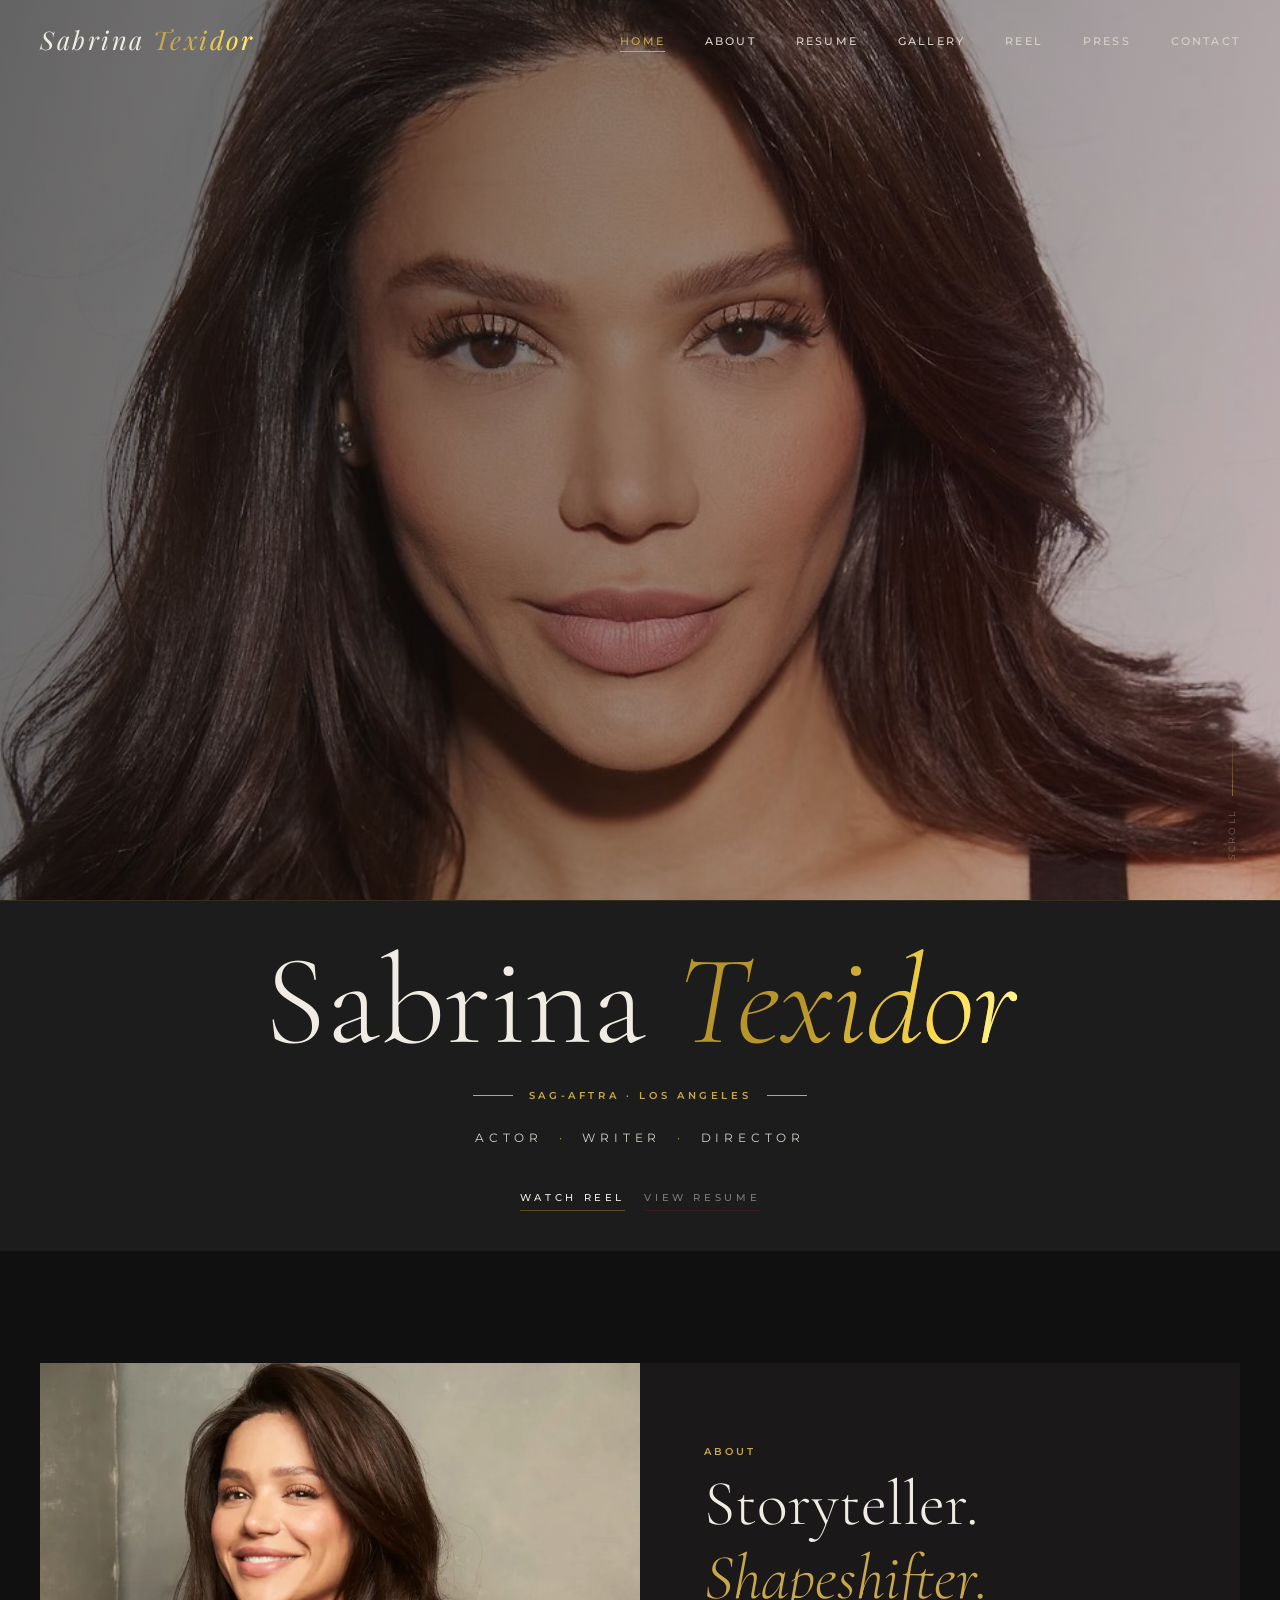
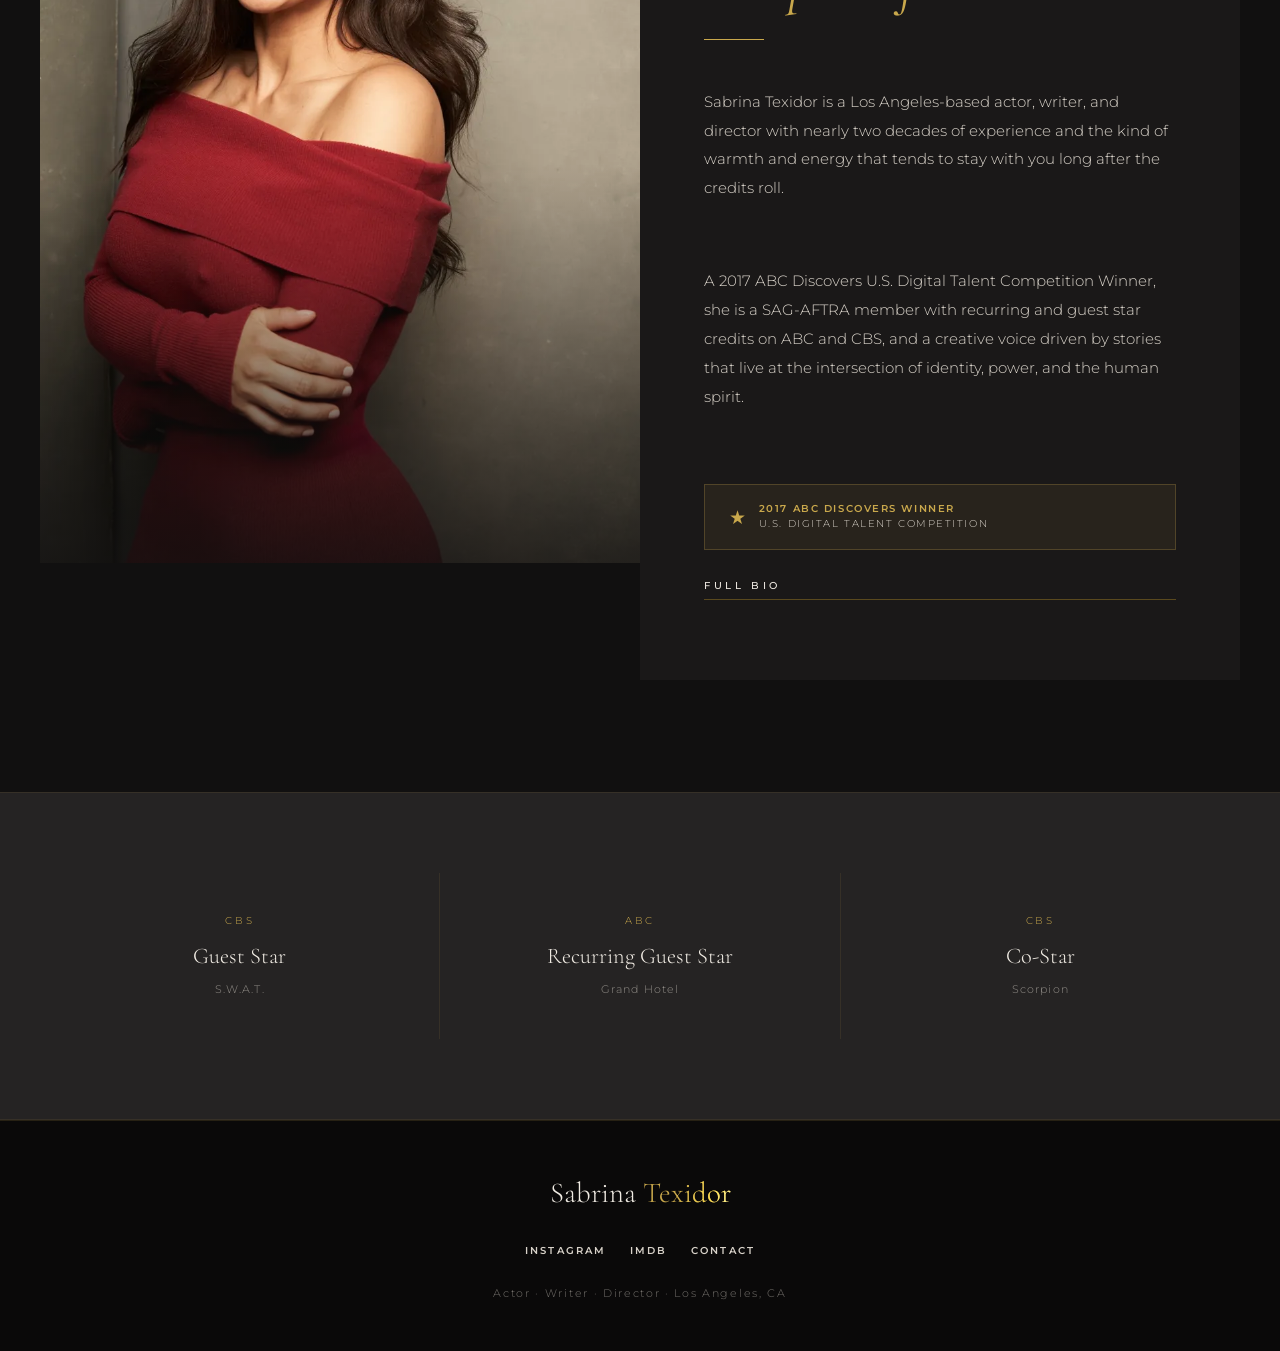
<file: index.html>
<!DOCTYPE html>
<html lang="en">
<head>
  <meta charset="UTF-8" />
  <meta name="viewport" content="width=device-width, initial-scale=1.0" />
  <title>Sabrina Texidor — Actor · Writer · Director</title>
  <meta name="description" content="Sabrina Texidor is a Los Angeles-based actor, writer, and director. SAG-AFTRA member. ABC Discovers Winner. Seen on CBS, ABC, and more." />
  <link href="https://fonts.googleapis.com/css2?family=Cormorant+Garamond:ital,wght@0,300;0,400;0,600;1,300;1,400;1,600&family=Montserrat:wght@300;400;500&family=Playfair+Display:ital,wght@0,400;0,700;1,400;1,700&display=swap" rel="stylesheet">
  <link rel="stylesheet" href="css/style.css" />
</head>
<body>

  <!-- NAVIGATION -->
  <nav class="nav" id="mainNav">
    <a href="index.html" class="nav__logo">Sabrina <span data-text="Texidor">Texidor</span></a>
    <ul class="nav__links">
      <li><a href="index.html">Home</a></li>
      <li><a href="about.html">About</a></li>
      <li><a href="resume.html">Resume</a></li>
      <li><a href="gallery.html">Gallery</a></li>
      <li><a href="reel.html">Reel</a></li>
      <li><a href="press.html">Press</a></li>
      <li><a href="contact.html">Contact</a></li>
    </ul>
    <button class="nav__toggle" aria-label="Toggle menu">
      <span></span><span></span><span></span>
    </button>
  </nav>

  <!-- MOBILE NAV -->
  <div class="nav__mobile">
    <a href="index.html">Home</a>
    <a href="about.html">About</a>
    <a href="resume.html">Resume</a>
    <a href="gallery.html">Gallery</a>
    <a href="reel.html">Reel</a>
    <a href="press.html">Press</a>
    <a href="contact.html">Contact</a>
  </div>

  <!-- HERO -->
  <section class="hero">
    <div class="hero__bg">
      <img src="images/headshots/hero.jpg" alt="Sabrina Texidor" class="hero__bg-img" />
    </div>
    <div class="hero__overlay"></div>
    <div class="hero__scroll">
      <div class="hero__scroll-line"></div>
      <span>Scroll</span>
    </div>
  </section>

  <!-- HERO NAMEPLATE -->
  <div class="hero-nameplate">
    <div class="hero__content" style="text-align: center">
      <h1 class="hero__name reveal">
        Sabrina <em data-text="Texidor">Texidor</em>
      </h1>
      <div class="hero__eyebrow reveal reveal-delay-1">
        <div class="hero__eyebrow-line"></div>
        <span class="hero__eyebrow-text">SAG-AFTRA · Los Angeles</span>
        <div class="hero__eyebrow-line"></div>
      </div>
      <p class="hero__tagline reveal reveal-delay-2">
        Actor <span>·</span> Writer <span>·</span> Director
      </p>
      <div class="hero__cta reveal reveal-delay-3">
        <a href="reel.html" class="btn"><span>Watch Reel</span></a>
        <a href="resume.html" class="btn btn--wine"><span>View Resume</span></a>
      </div>
    </div>
  </div>

  <!-- FEATURED -->
  <section class="featured">
    <div class="featured__grid">
      <div class="featured__image reveal reveal-delay-1">
        <img src="images/headshots/home-featured.jpg" alt="Sabrina Texidor" style="width:100%;height:100%;object-fit:cover;object-position:top;" />
        <div class="featured__image-overlay"></div>
      </div>
      <div class="featured__text">
        <span class="section-label reveal">About</span>
        <h2 class="section-title reveal reveal-delay-2">Storyteller.<br><em>Shapeshifter.</em></h2>
        <div class="divider reveal reveal-delay-2"></div>
        <p class="reveal reveal-delay-3">
          Sabrina Texidor is a Los Angeles-based actor, writer, and director with nearly two decades of experience and the kind of warmth and energy that tends to stay with you long after the credits roll.
        </p>
        <p class="reveal reveal-delay-3">
          A 2017 ABC Discovers U.S. Digital Talent Competition Winner, she is a SAG-AFTRA member with recurring and guest star credits on ABC and CBS, and a creative voice driven by stories that live at the intersection of identity, power, and the human spirit.
        </p>
        <div class="award-badge reveal reveal-delay-3">
          <span class="award-badge__star">★</span>
          <div class="award-badge__text">
            <strong>2017 ABC Discovers Winner</strong>
            U.S. Digital Talent Competition
          </div>
        </div>
        <br>
        <a href="about.html" class="btn reveal reveal-delay-4"><span>Full Bio</span></a>
      </div>
    </div>
  </section>

  <!-- CREDITS STRIP -->
  <section class="credits-strip">
    <div class="credits-strip__inner">
      <div class="credit-item reveal">
        <div class="credit-item__network">CBS</div>
        <div class="credit-item__role">Guest Star</div>
        <div class="credit-item__show">S.W.A.T.</div>
      </div>
      <div class="credit-item reveal reveal-delay-1">
        <div class="credit-item__network">ABC</div>
        <div class="credit-item__role">Recurring Guest Star</div>
        <div class="credit-item__show">Grand Hotel</div>
      </div>
      <div class="credit-item reveal reveal-delay-2">
        <div class="credit-item__network">CBS</div>
        <div class="credit-item__role">Co-Star</div>
        <div class="credit-item__show">Scorpion</div>
      </div>
    </div>
  </section>

  <!-- FOOTER -->
  <footer>
    <div class="footer-logo">Sabrina <span data-text="Texidor">Texidor</span></div>
    <div class="footer-social">
      <a href="https://www.instagram.com/sabrinatexidor" target="_blank" rel="noopener">Instagram</a>
      <a href="https://www.imdb.com/name/nm5938109/" target="_blank" rel="noopener">IMDb</a>
      <a href="contact.html">Contact</a>
    </div>
    <p>Actor · Writer · Director · Los Angeles, CA</p>
  </footer>

  <div class="cursor-glow" id="cursorGlow"></div>
  <script src="js/main.js"></script>
</body>
</html>
</file>
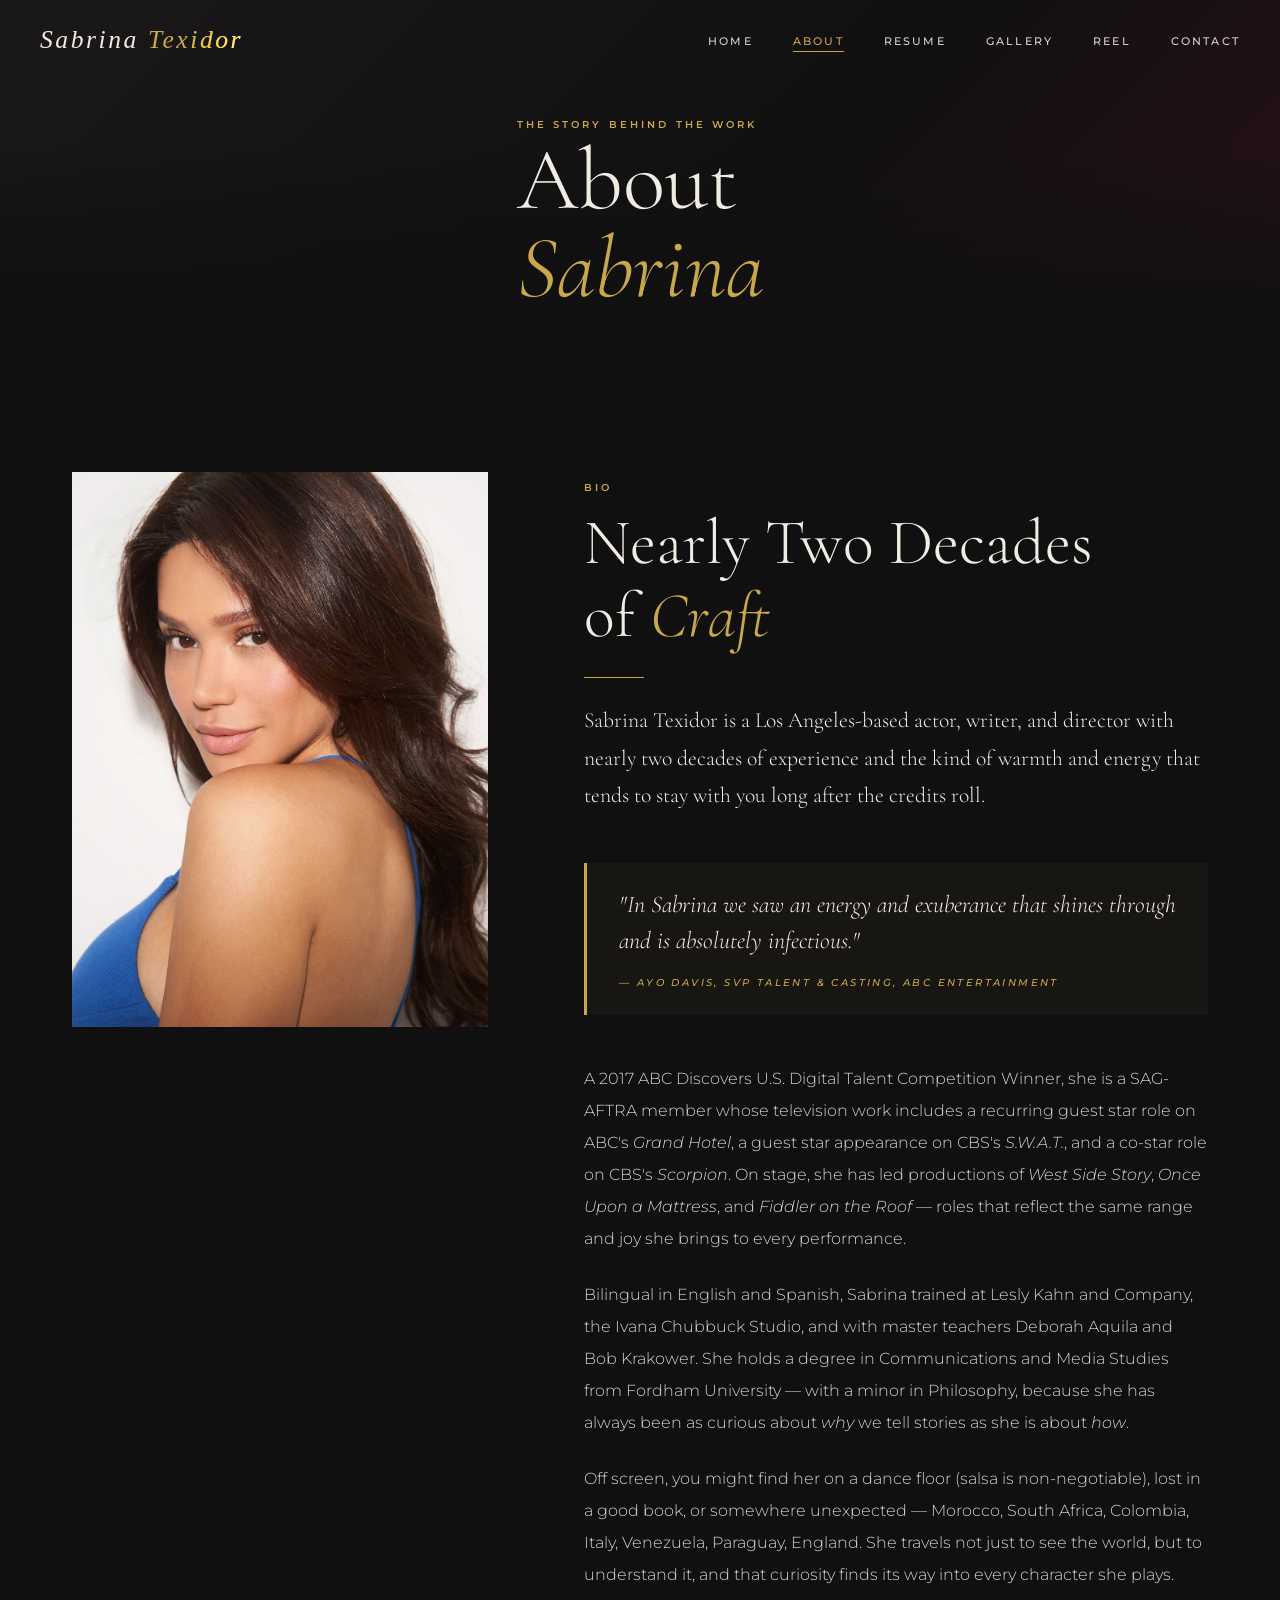
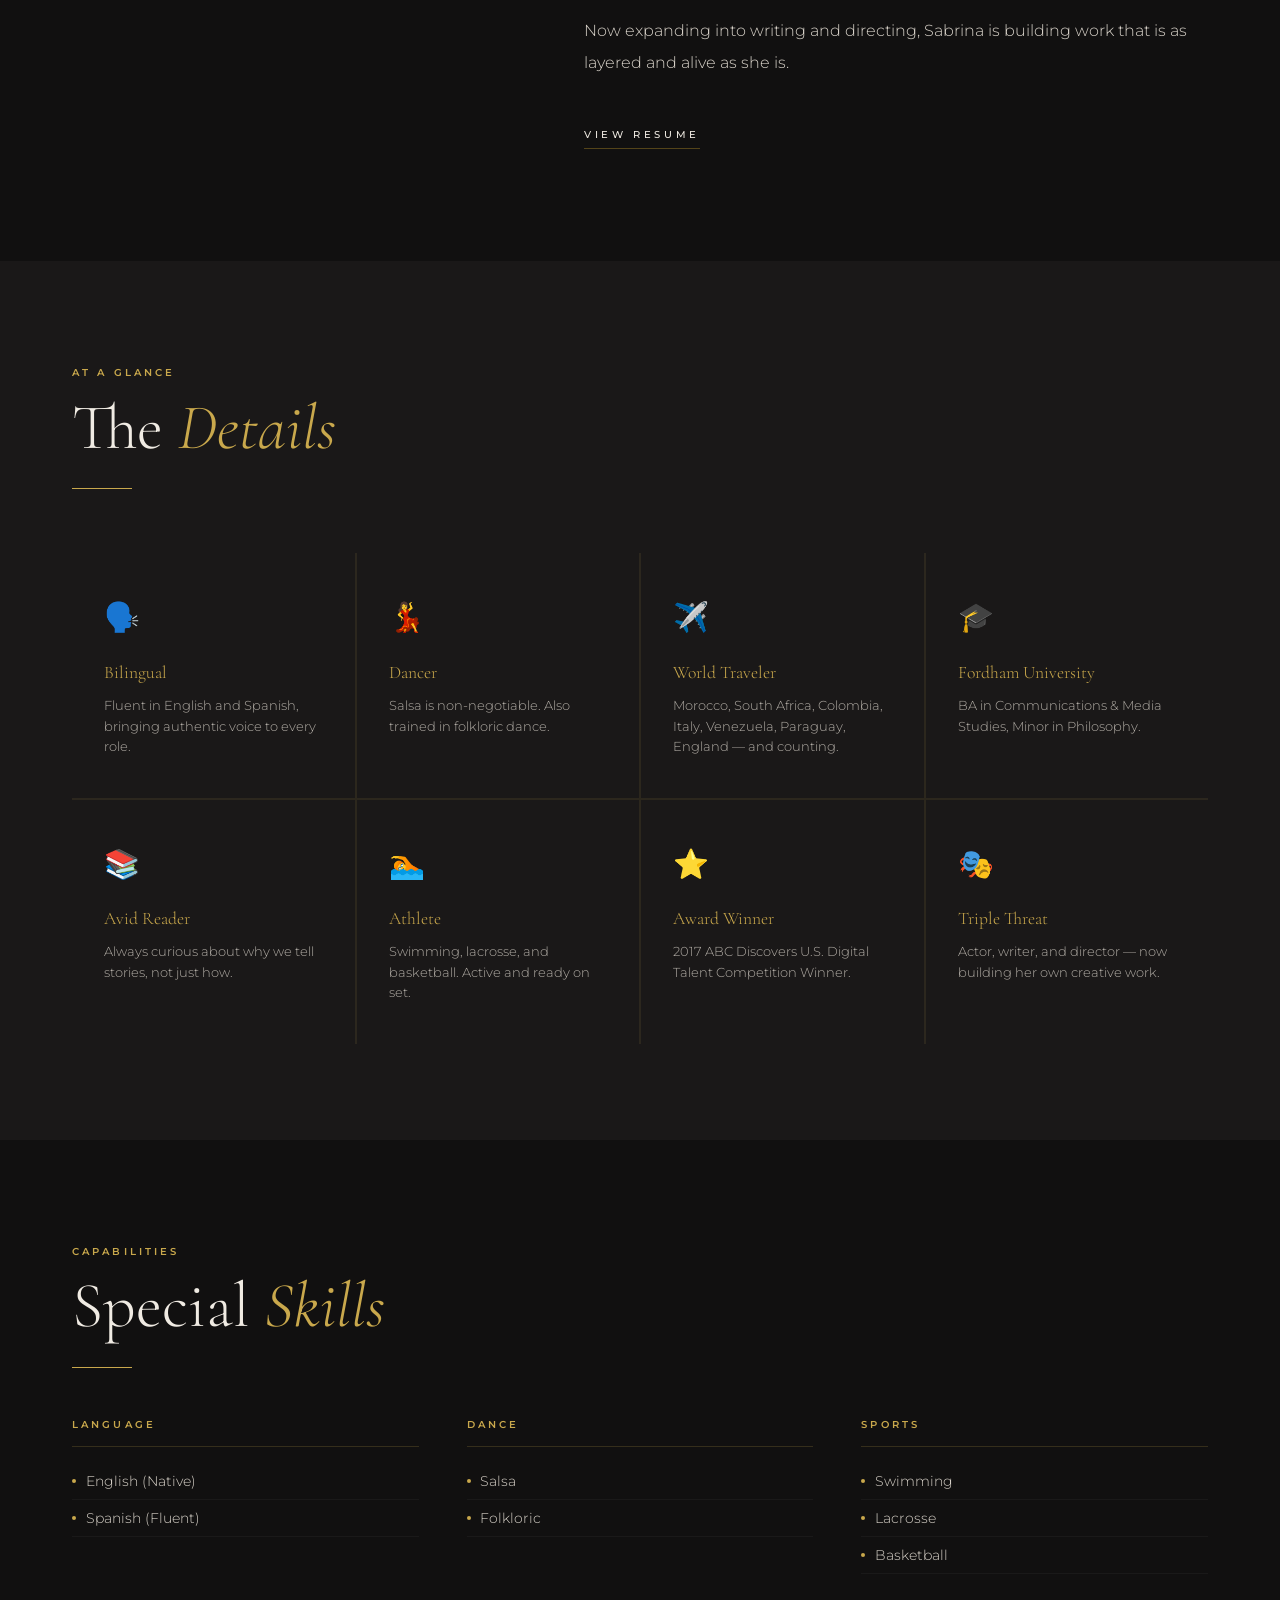
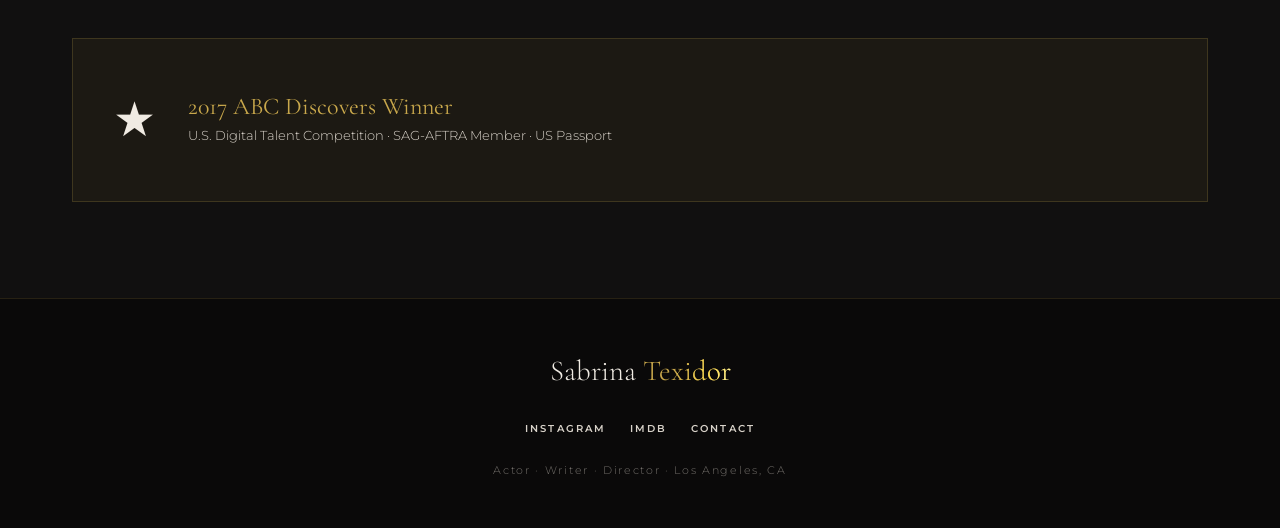
<file: about.html>
<!DOCTYPE html>
<html lang="en">
<head>
  <meta charset="UTF-8" />
  <meta name="viewport" content="width=device-width, initial-scale=1.0" />
  <title>About — Sabrina Texidor</title>
  <meta name="description" content="Learn about Sabrina Texidor — actor, writer, director based in Los Angeles. SAG-AFTRA member, ABC Discovers winner, bilingual storyteller." />
  <link rel="stylesheet" href="css/style.css" />
</head>
<body>

  <!-- NAVIGATION -->
  <nav class="nav scrolled" id="mainNav">
    <a href="index.html" class="nav__logo">Sabrina <span data-text="Texidor">Texidor</span></a>
    <ul class="nav__links">
      <li><a href="index.html">Home</a></li>
      <li><a href="about.html">About</a></li>
      <li><a href="resume.html">Resume</a></li>
      <li><a href="gallery.html">Gallery</a></li>
      <li><a href="reel.html">Reel</a></li>
      <li><a href="contact.html">Contact</a></li>
    </ul>
    <button class="nav__toggle" aria-label="Toggle menu">
      <span></span><span></span><span></span>
    </button>
  </nav>

  <div class="nav__mobile">
    <a href="index.html">Home</a>
    <a href="about.html">About</a>
    <a href="resume.html">Resume</a>
    <a href="gallery.html">Gallery</a>
    <a href="reel.html">Reel</a>
    <a href="contact.html">Contact</a>
  </div>

  <!-- PAGE HERO -->
  <section class="page-hero" style="background: linear-gradient(135deg, #1a1818 0%, #111010 60%, #2a1018 100%);">
    <div class="container">
      <div class="page-hero__content">
        <span class="section-label reveal">The Story Behind the Work</span>
        <h1 class="page-hero__title reveal reveal-delay-1">About<br><em style="color:var(--gold);">Sabrina</em></h1>
      </div>
    </div>
    <div style="position:absolute;inset:0;background:linear-gradient(to bottom, transparent 40%, var(--charcoal) 100%);"></div>
  </section>

  <!-- ABOUT INTRO -->
  <section class="about-intro">
    <div class="about-intro__grid container">
      <div class="about-intro__image reveal">
        <div class="about-photo">
          <img src="images/headshots/about-portrait.jpg" alt="Sabrina Texidor" style="width:100%;height:100%;min-height:500px;object-fit:cover;object-position:top;" />
        </div>
      </div>

      <div class="about-intro__text">
        <span class="section-label reveal">Bio</span>
        <h2 class="section-title reveal reveal-delay-1">Nearly Two Decades<br>of <em>Craft</em></h2>
        <div class="divider reveal reveal-delay-2"></div>

        <p class="reveal reveal-delay-2">
          Sabrina Texidor is a Los Angeles-based actor, writer, and director with nearly two decades of experience and the kind of warmth and energy that tends to stay with you long after the credits roll.
        </p>

        <div class="pull-quote reveal reveal-delay-2">
          <p>"In Sabrina we saw an energy and exuberance that shines through and is absolutely infectious."</p>
          <cite>— Ayo Davis, SVP Talent &amp; Casting, ABC Entertainment</cite>
        </div>

        <p class="reveal reveal-delay-3">
          A 2017 ABC Discovers U.S. Digital Talent Competition Winner, she is a SAG-AFTRA member whose television work includes a recurring guest star role on ABC's <em>Grand Hotel</em>, a guest star appearance on CBS's <em>S.W.A.T.</em>, and a co-star role on CBS's <em>Scorpion</em>. On stage, she has led productions of <em>West Side Story</em>, <em>Once Upon a Mattress</em>, and <em>Fiddler on the Roof</em> — roles that reflect the same range and joy she brings to every performance.
        </p>

        <p class="reveal reveal-delay-3">
          Bilingual in English and Spanish, Sabrina trained at Lesly Kahn and Company, the Ivana Chubbuck Studio, and with master teachers Deborah Aquila and Bob Krakower. She holds a degree in Communications and Media Studies from Fordham University — with a minor in Philosophy, because she has always been as curious about <em>why</em> we tell stories as she is about <em>how</em>.
        </p>

        <p class="reveal reveal-delay-4">
          Off screen, you might find her on a dance floor (salsa is non-negotiable), lost in a good book, or somewhere unexpected — Morocco, South Africa, Colombia, Italy, Venezuela, Paraguay, England. She travels not just to see the world, but to understand it, and that curiosity finds its way into every character she plays.
        </p>

        <p class="reveal reveal-delay-4">
          Now expanding into writing and directing, Sabrina is building work that is as layered and alive as she is.
        </p>

        <div style="margin-top: 2.5rem;" class="reveal reveal-delay-4">
          <a href="resume.html" class="btn"><span>View Resume</span></a>
        </div>
      </div>
    </div>
  </section>

  <!-- FUN FACTS -->
  <section class="fun-facts">
    <div class="container">
      <span class="section-label reveal">At a Glance</span>
      <h2 class="section-title reveal reveal-delay-1">The <em>Details</em></h2>
      <div class="divider reveal reveal-delay-2"></div>

      <div class="fun-facts__grid">
        <div class="fact-card reveal">
          <div class="fact-card__icon">🗣️</div>
          <div class="fact-card__title">Bilingual</div>
          <div class="fact-card__text">Fluent in English and Spanish, bringing authentic voice to every role.</div>
        </div>
        <div class="fact-card reveal reveal-delay-1">
          <div class="fact-card__icon">💃</div>
          <div class="fact-card__title">Dancer</div>
          <div class="fact-card__text">Salsa is non-negotiable. Also trained in folkloric dance.</div>
        </div>
        <div class="fact-card reveal reveal-delay-2">
          <div class="fact-card__icon">✈️</div>
          <div class="fact-card__title">World Traveler</div>
          <div class="fact-card__text">Morocco, South Africa, Colombia, Italy, Venezuela, Paraguay, England — and counting.</div>
        </div>
        <div class="fact-card reveal reveal-delay-3">
          <div class="fact-card__icon">🎓</div>
          <div class="fact-card__title">Fordham University</div>
          <div class="fact-card__text">BA in Communications & Media Studies, Minor in Philosophy.</div>
        </div>
        <div class="fact-card reveal">
          <div class="fact-card__icon">📚</div>
          <div class="fact-card__title">Avid Reader</div>
          <div class="fact-card__text">Always curious about why we tell stories, not just how.</div>
        </div>
        <div class="fact-card reveal reveal-delay-1">
          <div class="fact-card__icon">🏊</div>
          <div class="fact-card__title">Athlete</div>
          <div class="fact-card__text">Swimming, lacrosse, and basketball. Active and ready on set.</div>
        </div>
        <div class="fact-card reveal reveal-delay-2">
          <div class="fact-card__icon">⭐</div>
          <div class="fact-card__title">Award Winner</div>
          <div class="fact-card__text">2017 ABC Discovers U.S. Digital Talent Competition Winner.</div>
        </div>
        <div class="fact-card reveal reveal-delay-3">
          <div class="fact-card__icon">🎭</div>
          <div class="fact-card__title">Triple Threat</div>
          <div class="fact-card__text">Actor, writer, and director — now building her own creative work.</div>
        </div>
      </div>
    </div>
  </section>

  <!-- SPECIAL SKILLS -->
  <section style="padding: 6rem 2rem; background: var(--charcoal);">
    <div class="container">
      <span class="section-label reveal">Capabilities</span>
      <h2 class="section-title reveal reveal-delay-1">Special <em>Skills</em></h2>
      <div class="divider reveal reveal-delay-2"></div>

      <div class="skills-grid reveal reveal-delay-2">
        <div class="skill-group">
          <div class="skill-group__title">Language</div>
          <ul class="skill-group__list">
            <li>English (Native)</li>
            <li>Spanish (Fluent)</li>
          </ul>
        </div>
        <div class="skill-group">
          <div class="skill-group__title">Dance</div>
          <ul class="skill-group__list">
            <li>Salsa</li>
            <li>Folkloric</li>
          </ul>
        </div>
        <div class="skill-group">
          <div class="skill-group__title">Sports</div>
          <ul class="skill-group__list">
            <li>Swimming</li>
            <li>Lacrosse</li>
            <li>Basketball</li>
          </ul>
        </div>
      </div>

      <div style="margin-top: 3rem;" class="reveal reveal-delay-3">
        <div class="award-highlight">
          <div class="award-star">★</div>
          <div class="award-highlight__text">
            <h3>2017 ABC Discovers Winner</h3>
            <p>U.S. Digital Talent Competition · SAG-AFTRA Member · US Passport</p>
          </div>
        </div>
      </div>
    </div>
  </section>

  <!-- FOOTER -->
  <footer>
    <div class="footer-logo">Sabrina <span data-text="Texidor">Texidor</span></div>
    <div class="footer-social">
      <a href="https://www.instagram.com/sabrinatexidor" target="_blank" rel="noopener">Instagram</a>
      <a href="https://www.imdb.com/name/nm5938109/" target="_blank" rel="noopener">IMDb</a>
      <a href="contact.html">Contact</a>
    </div>
    <p>Actor · Writer · Director · Los Angeles, CA</p>
  </footer>

  <script src="js/main.js"></script>
</body>
</html>
</file>
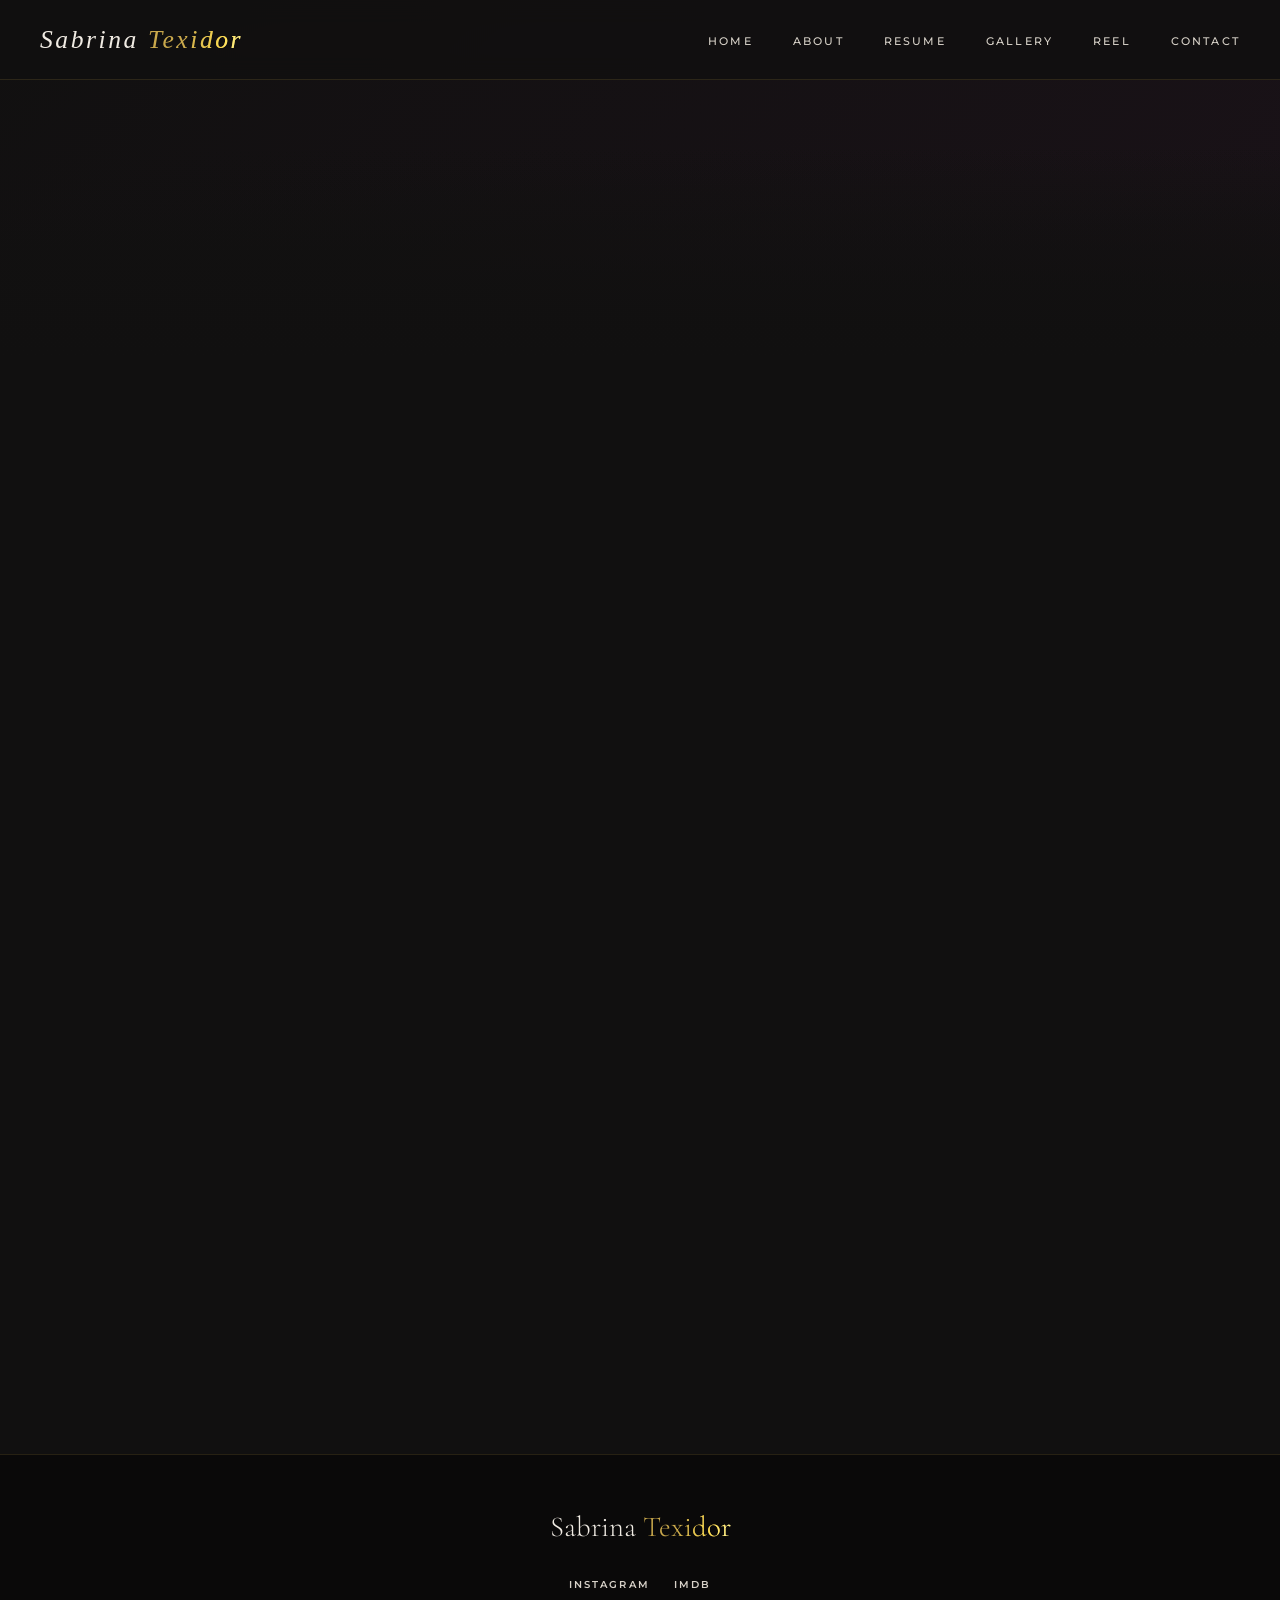
<file: contact.html>
<!DOCTYPE html>
<html lang="en">
<head>
  <meta charset="UTF-8" />
  <meta name="viewport" content="width=device-width, initial-scale=1.0" />
  <title>Contact — Sabrina Texidor</title>
  <meta name="description" content="Get in touch with Sabrina Texidor — actor, writer, and director based in Los Angeles." />
  <link rel="stylesheet" href="css/style.css" />
</head>
<body>

  <!-- NAVIGATION -->
  <nav class="nav scrolled" id="mainNav">
    <a href="index.html" class="nav__logo">Sabrina <span data-text="Texidor">Texidor</span></a>
    <ul class="nav__links">
      <li><a href="index.html">Home</a></li>
      <li><a href="about.html">About</a></li>
      <li><a href="resume.html">Resume</a></li>
      <li><a href="gallery.html">Gallery</a></li>
      <li><a href="reel.html">Reel</a></li>
      <li><a href="contact.html">Contact</a></li>
    </ul>
    <button class="nav__toggle" aria-label="Toggle menu">
      <span></span><span></span><span></span>
    </button>
  </nav>

  <div class="nav__mobile">
    <a href="index.html">Home</a>
    <a href="about.html">About</a>
    <a href="resume.html">Resume</a>
    <a href="gallery.html">Gallery</a>
    <a href="reel.html">Reel</a>
    <a href="contact.html">Contact</a>
  </div>

  <!-- PAGE HERO -->
  <section class="page-hero" style="background: linear-gradient(135deg, #111010 0%, #1a1218 100%);">
    <div class="container">
      <div class="page-hero__content">
        <span class="section-label reveal">Reach Out</span>
        <h1 class="page-hero__title reveal reveal-delay-1">Let's <em style="color:var(--gold);">Connect</em></h1>
      </div>
    </div>
    <div style="position:absolute;inset:0;background:linear-gradient(to bottom, transparent 40%, var(--charcoal) 100%);"></div>
  </section>

  <!-- CONTACT CONTENT -->
  <div class="contact-wrapper">
    <div class="contact-grid">

      <!-- LEFT: INFO -->
      <div>
        <span class="section-label reveal">Contact</span>
        <h2 class="section-title reveal reveal-delay-1">Get in <em>Touch</em></h2>
        <div class="divider reveal reveal-delay-2"></div>
        <p style="font-size:0.88rem;color:var(--cream-dim);line-height:1.9;margin-top:1rem;" class="reveal reveal-delay-2">
          For casting inquiries, collaborations, press, or general correspondence — please use the form or reach out directly through any of the channels below.
        </p>

        <div class="contact-info__links reveal reveal-delay-3">

          <a href="/cdn-cgi/l/email-protection#bae9dbd8c8d3d4dbeedfc2d3ded5c8faddd7dbd3d694d9d5d7" class="contact-link">
            <div class="contact-link__icon">✉</div>
            <div>
              <span class="contact-link__label">Email</span>
              <span class="contact-link__value"><span class="__cf_email__" data-cfemail="4112202333282f2015243928252e3301262c20282d6f222e2c">[email&#160;protected]</span></span>
            </div>
          </a>

          <a href="https://www.instagram.com/sabrinatexidor" target="_blank" rel="noopener" class="contact-link">
            <div class="contact-link__icon">
              <svg viewBox="0 0 24 24" width="16" height="16" fill="none" stroke="currentColor" stroke-width="1.5">
                <rect x="2" y="2" width="20" height="20" rx="5" ry="5"/>
                <circle cx="12" cy="12" r="4"/>
                <circle cx="17.5" cy="6.5" r="1" fill="currentColor" stroke="none"/>
              </svg>
            </div>
            <div>
              <span class="contact-link__label">Instagram</span>
              <span class="contact-link__value">@sabrinatexidor</span>
            </div>
          </a>

          <a href="https://www.imdb.com/name/nm5938109/" target="_blank" rel="noopener" class="contact-link">
            <div class="contact-link__icon" style="font-weight:700;font-size:0.7rem;letter-spacing:0.05em;">IMDb</div>
            <div>
              <span class="contact-link__label">IMDb</span>
              <span class="contact-link__value">Sabrina Texidor on IMDb</span>
            </div>
          </a>

        </div>

        <!-- Press quote -->
        <div class="pull-quote reveal" style="margin-top:3rem;">
          <p>"In Sabrina we saw an energy and exuberance that shines through and is absolutely infectious."</p>
          <cite>— Ayo Davis, SVP Talent &amp; Casting, ABC Entertainment</cite>
        </div>
      </div>

      <!-- RIGHT: FORM -->
      <div class="reveal reveal-delay-2">
        <div class="contact-form">
          <h3 style="font-family:var(--font-serif);font-size:1.8rem;color:var(--cream);margin-bottom:2rem;font-weight:400;">Send a Message</h3>

          <form id="contactForm" action="https://formspree.io/f/YOUR_FORM_ID" method="POST" novalidate>
            <!-- Replace YOUR_FORM_ID with your Formspree form ID for live form submissions -->

            <div class="form-row">
              <div class="form-group">
                <label for="name">Name</label>
                <input type="text" id="name" name="name" placeholder="Your name" required />
              </div>
              <div class="form-group">
                <label for="email">Email</label>
                <input type="email" id="email" name="email" placeholder="your@email.com" required />
              </div>
            </div>

            <div class="form-group">
              <label for="subject">Subject</label>
              <input type="text" id="subject" name="subject" placeholder="Casting inquiry, collaboration, press…" required />
            </div>

            <div class="form-group">
              <label for="message">Message</label>
              <textarea id="message" name="message" placeholder="Tell me about your project or what's on your mind…" required></textarea>
            </div>

            <button type="submit" class="btn" style="width:100%;justify-content:center;">
              <span>Send Message</span>
            </button>
          </form>

          <div class="form-success">
            <h3>Message Sent ✦</h3>
            <p>Thank you for reaching out. I'll be in touch shortly.</p>
          </div>
        </div>
      </div>

    </div>
  </div>

  <!-- FOOTER -->
  <footer>
    <div class="footer-logo">Sabrina <span data-text="Texidor">Texidor</span></div>
    <div class="footer-social">
      <a href="https://www.instagram.com/sabrinatexidor" target="_blank" rel="noopener">Instagram</a>
      <a href="https://www.imdb.com/name/nm5938109/" target="_blank" rel="noopener">IMDb</a>
      <a href="/cdn-cgi/l/email-protection#481b2
</file>
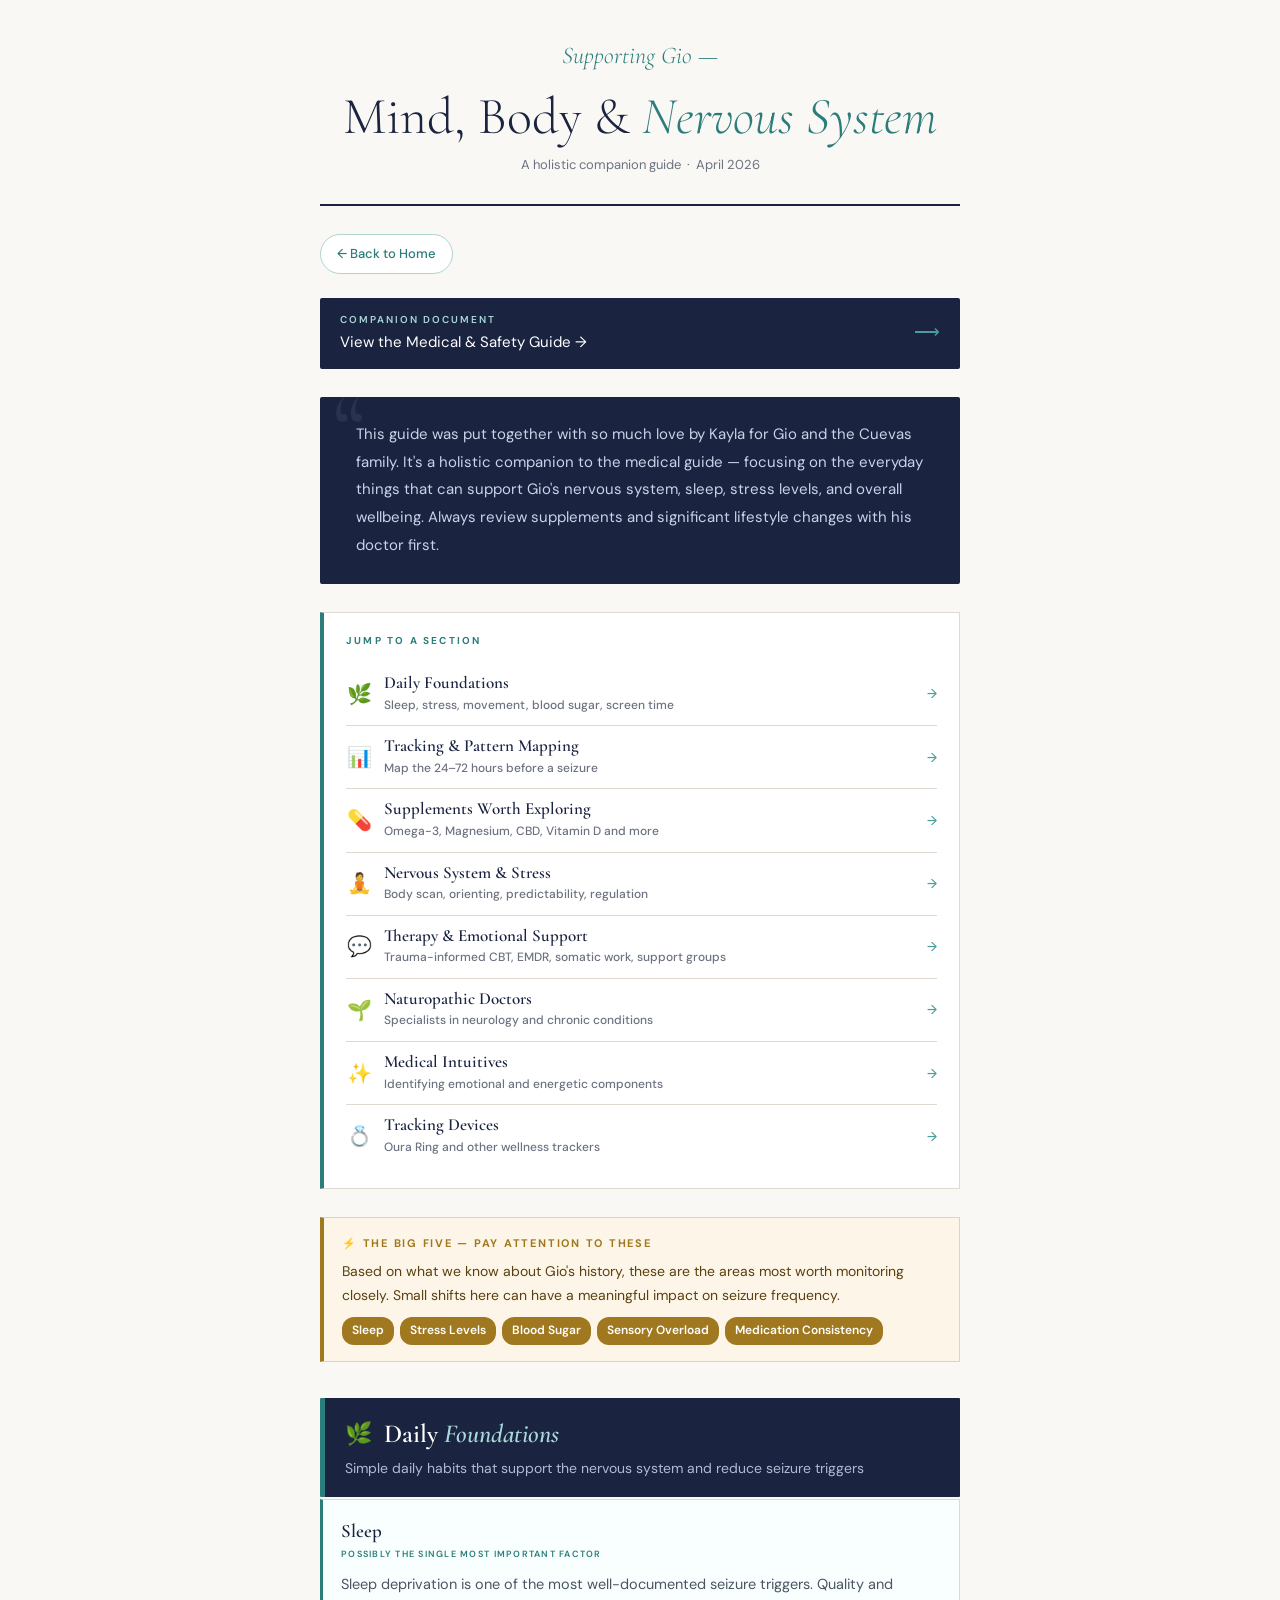
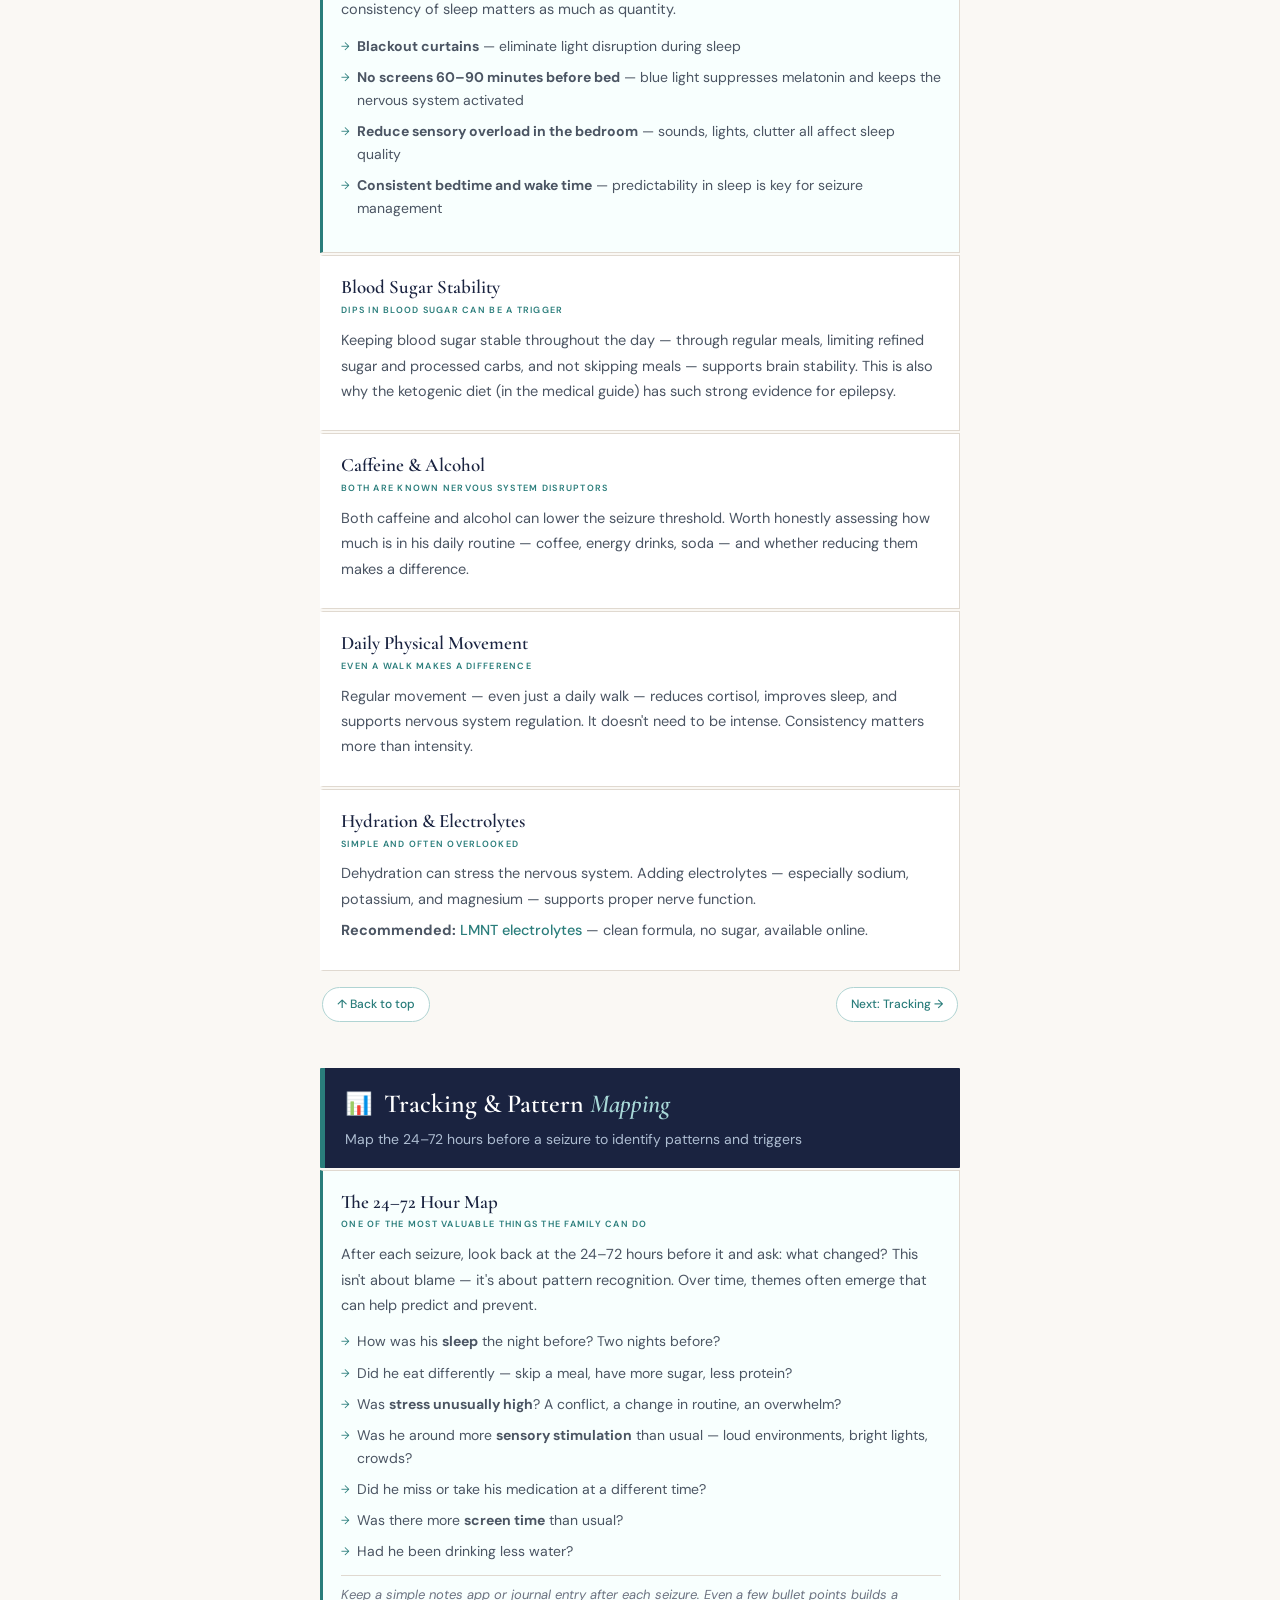
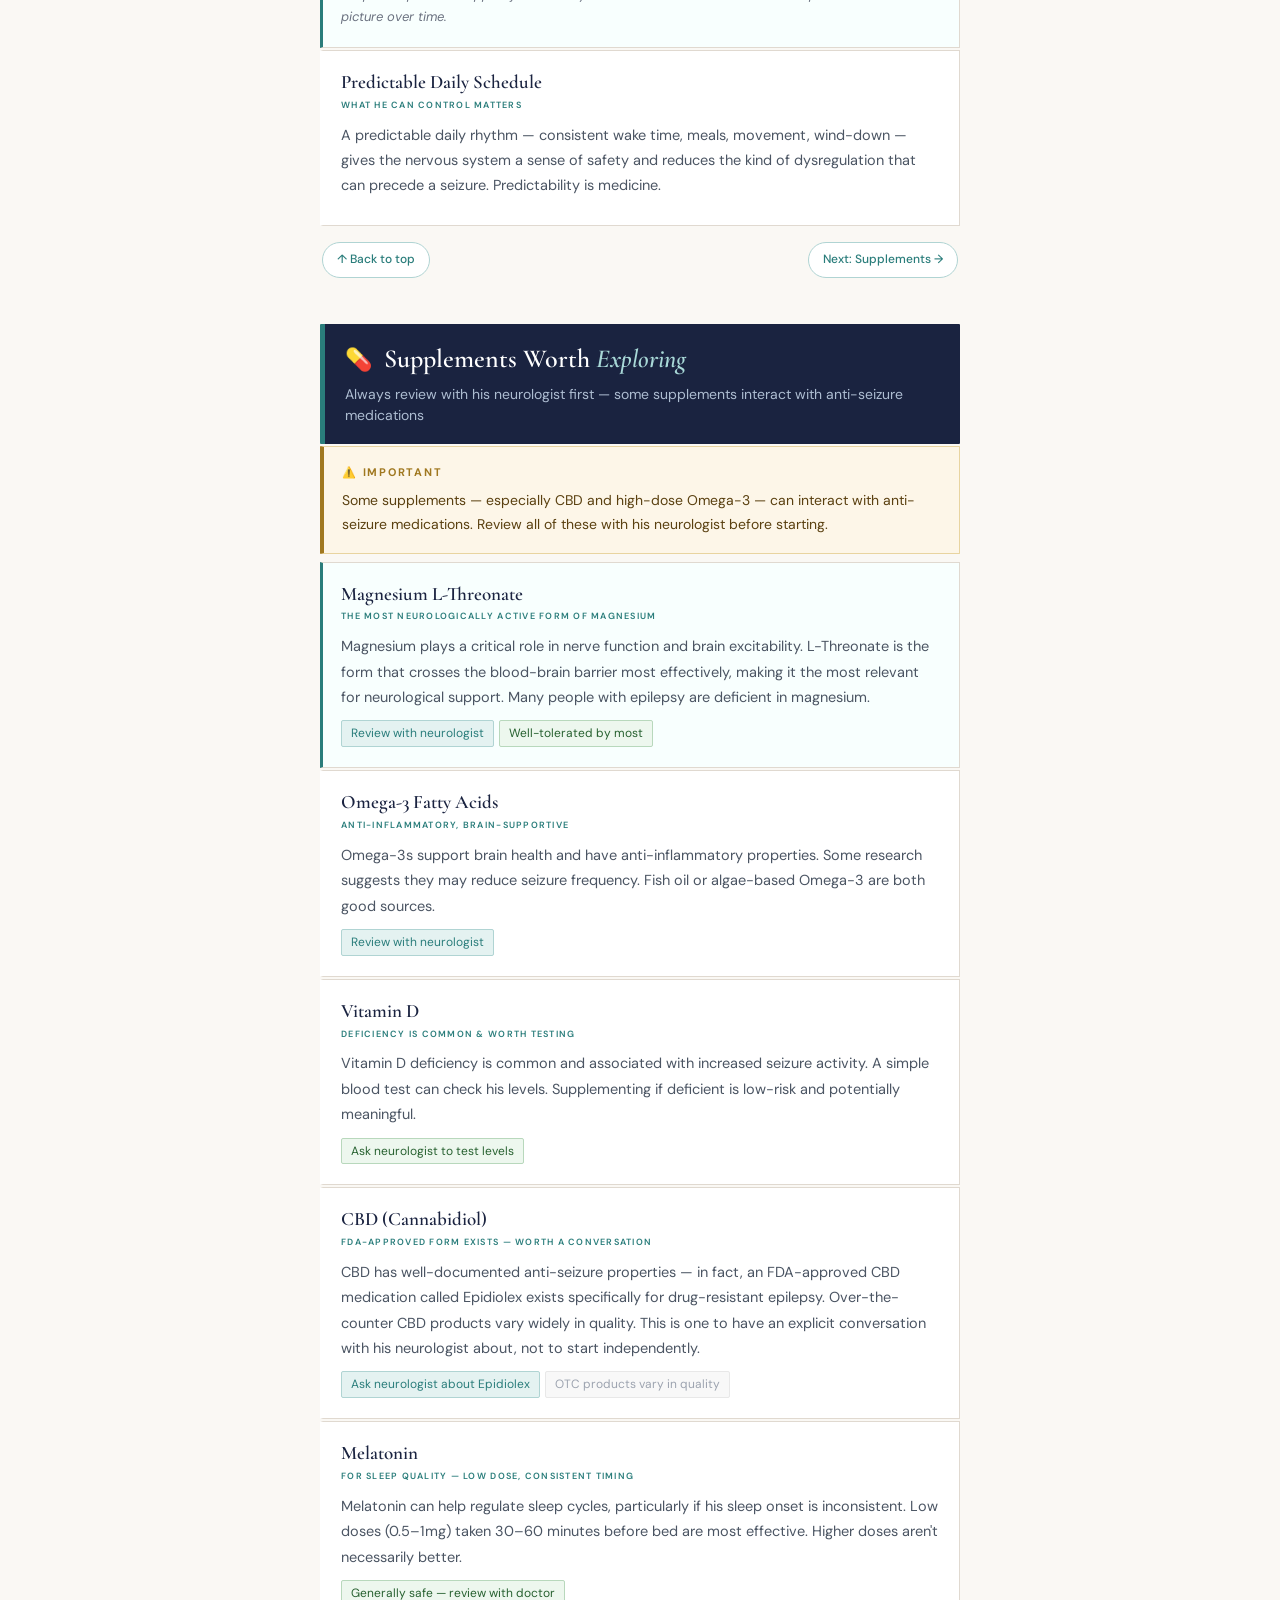
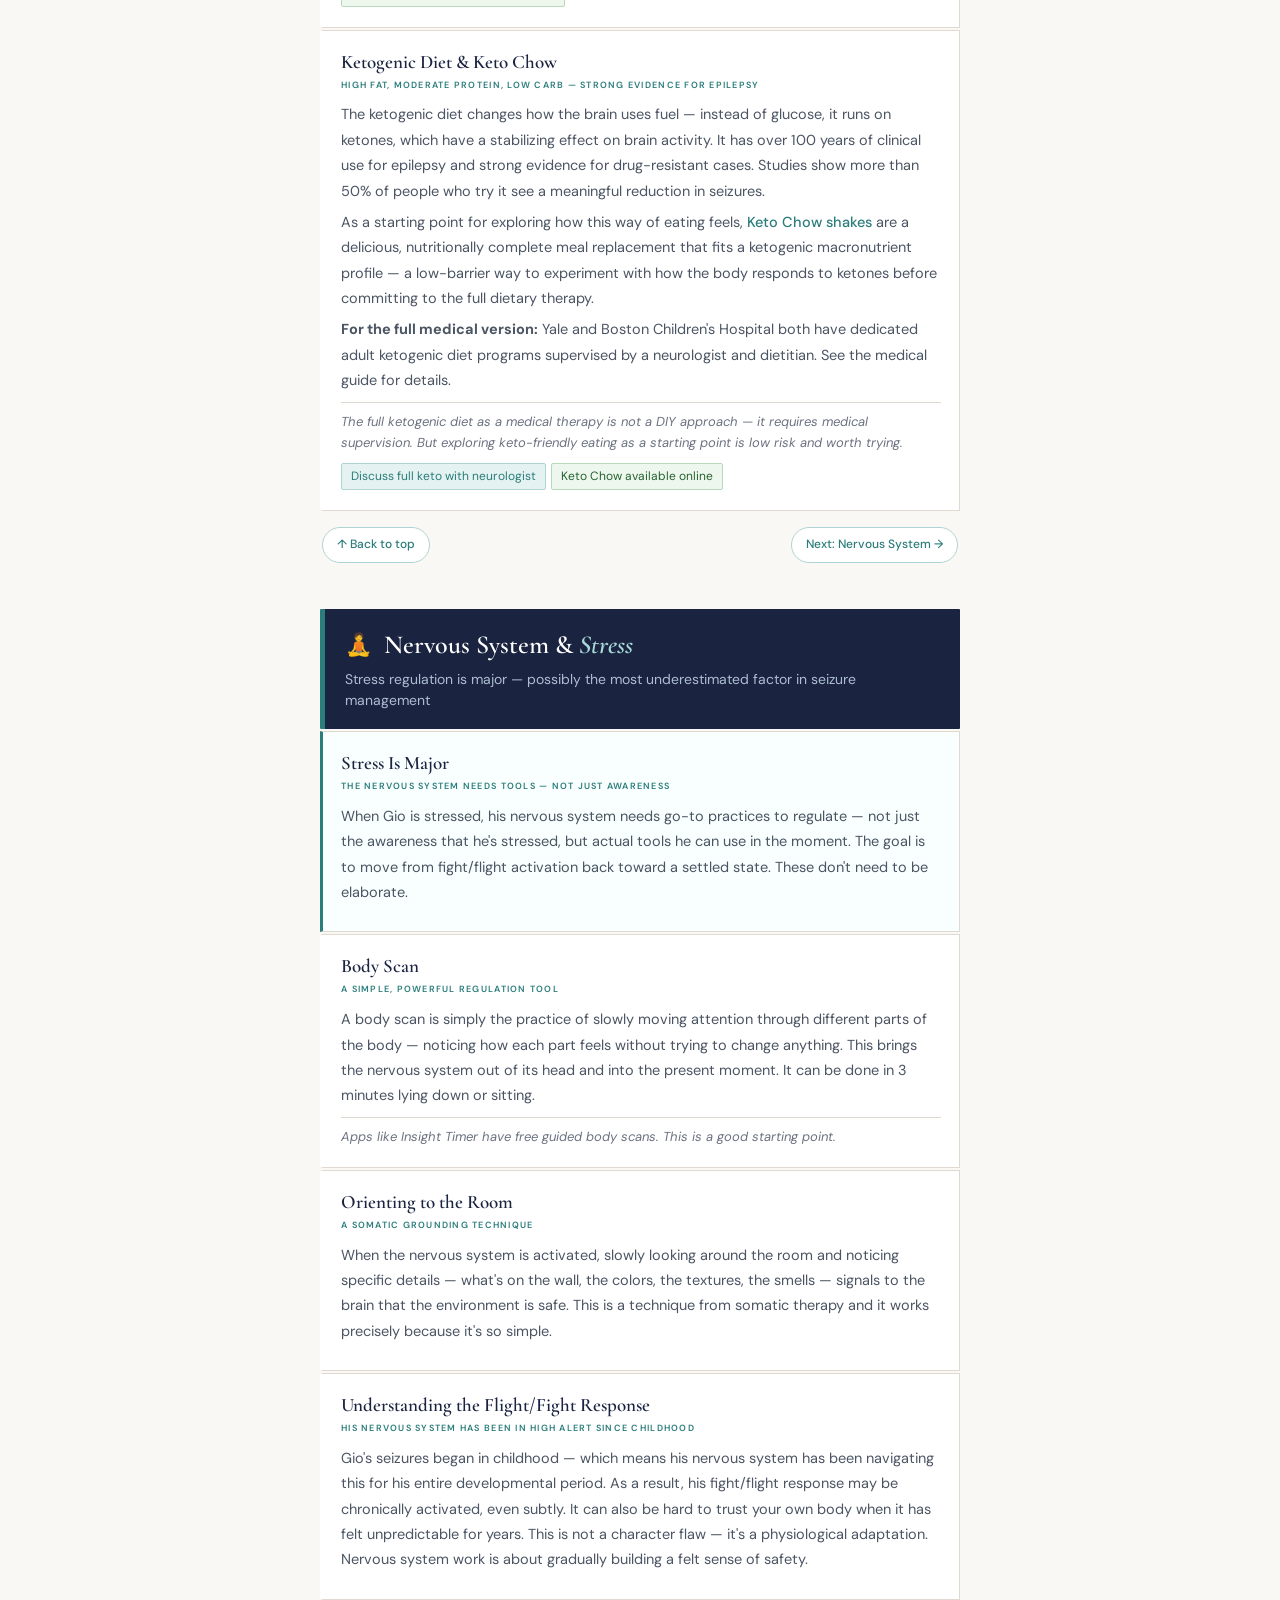
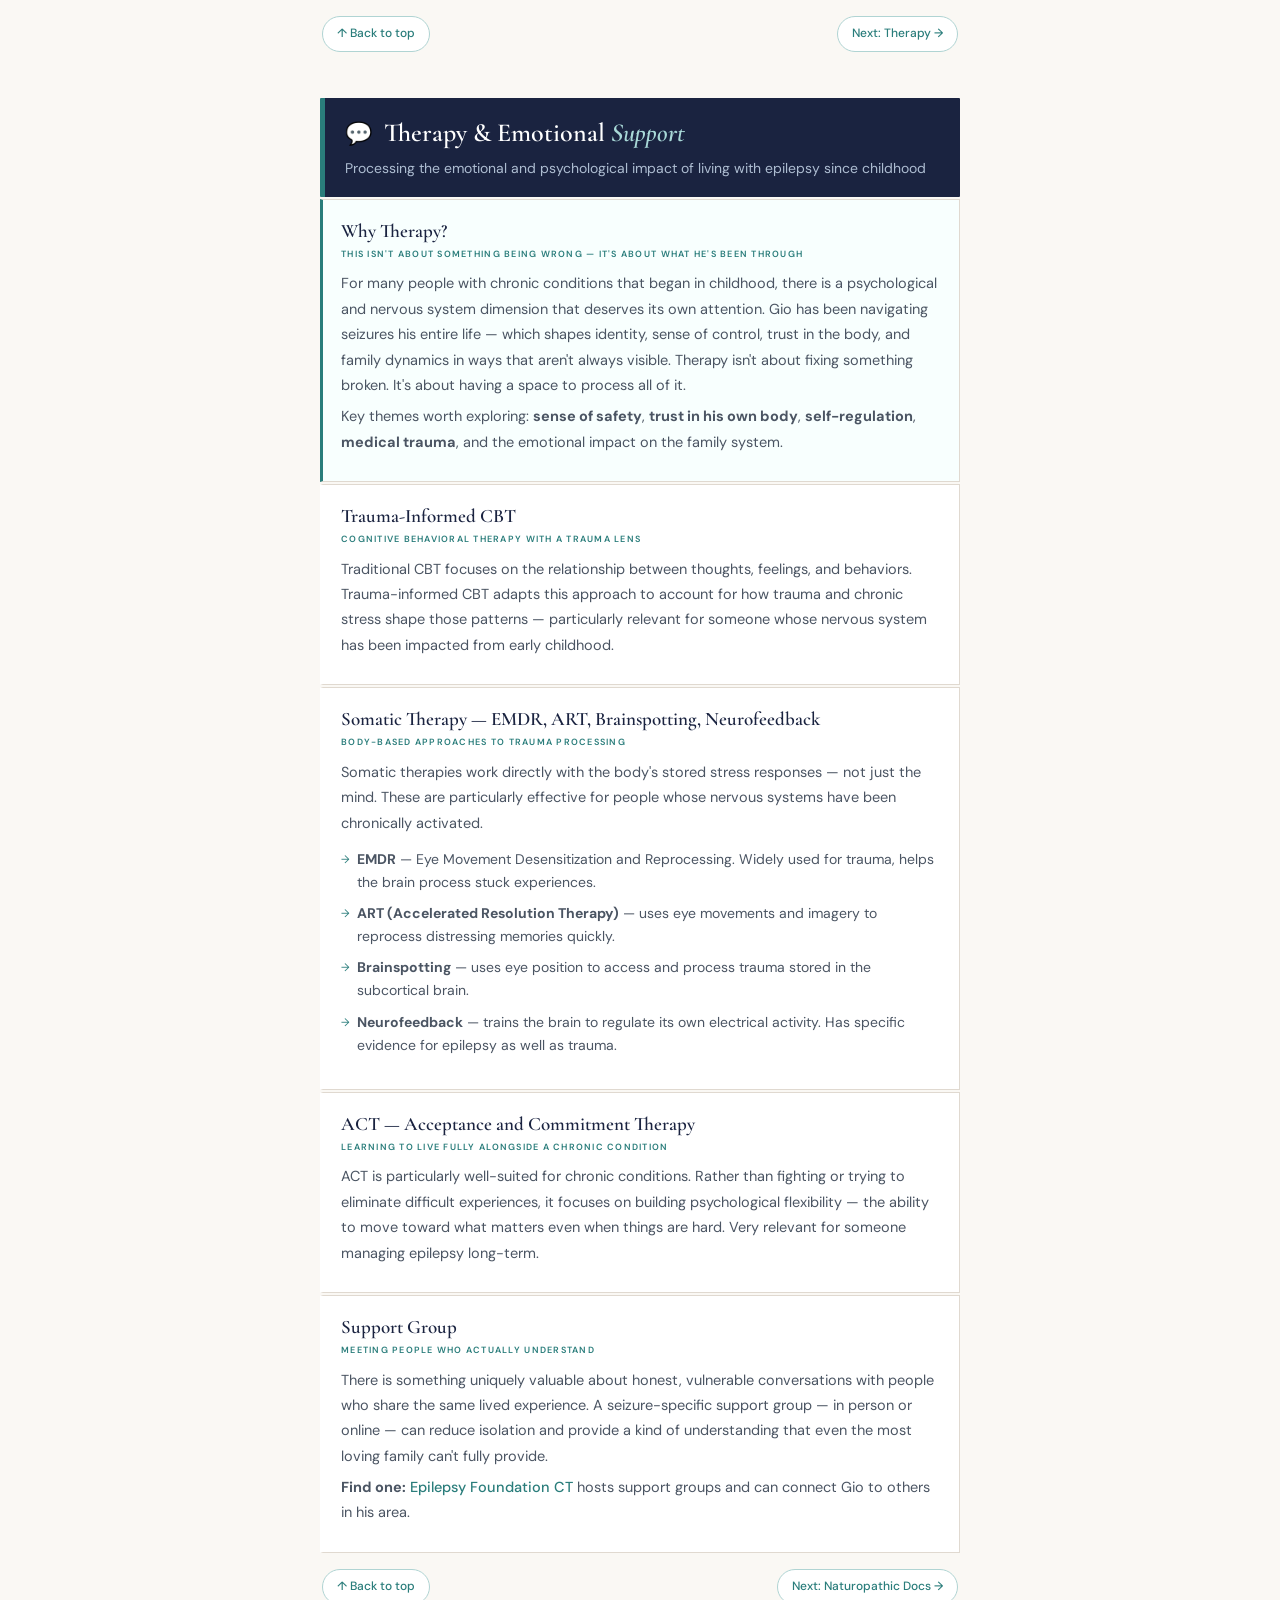
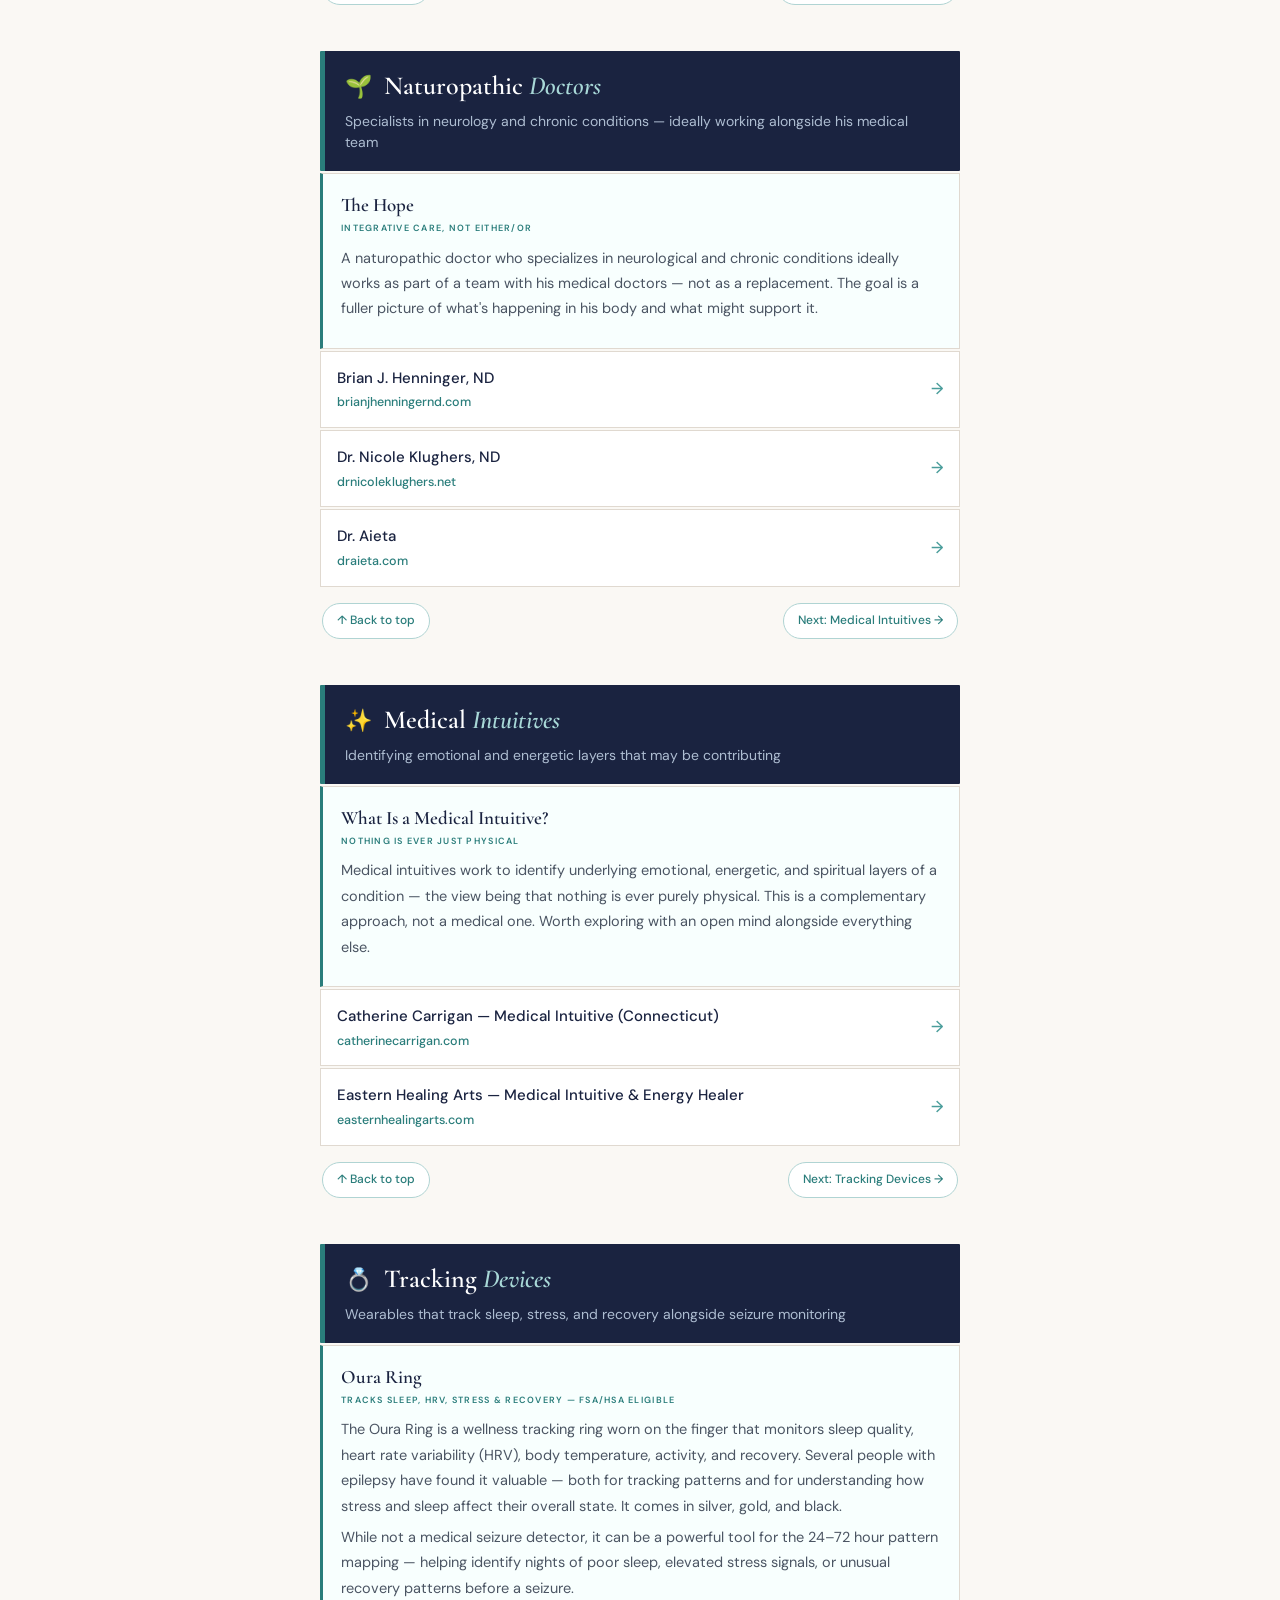
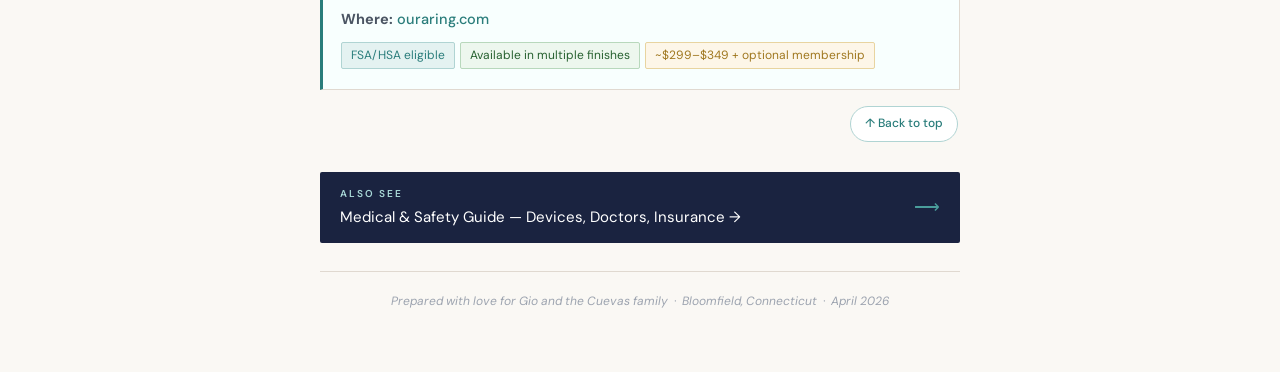
<file: gio-guide-holistic.html>
<!DOCTYPE html>
<html lang="en">
<head>
<meta charset="UTF-8">
<meta name="viewport" content="width=device-width, initial-scale=1.0">
<title>A Holistic Guide for Gio — Cuevas Family</title>
<link href="https://fonts.googleapis.com/css2?family=Cormorant+Garamond:ital,wght@0,300;0,400;0,600;1,400&family=DM+Sans:wght@300;400;500&display=swap" rel="stylesheet">
<style>
  :root {
    --navy:#1a2340;--teal:#2a7d7b;--teal-mid:#4a9d9b;--teal-pale:#e4f2f1;
    --teal-border:#b0d4d3;--gold:#a07820;--gold-pale:#fdf6e8;--gold-border:#e8d4a0;
    --green:#276130;--green-pale:#edf7ee;--green-border:#b8d8bc;
    --rose:#b03020;--rose-pale:#fdf0ee;--rose-border:#f0c0bc;
    --cream:#faf8f4;--white:#ffffff;--border:#e0d9d0;
    --text:#1c1c2e;--muted:#6b7280;--muted-light:#9ca3af;--slate:#4b5563;
    --warm-teal:#3d9b8a;--warm-teal-pale:#e8f5f2;
  }
  *{margin:0;padding:0;box-sizing:border-box;}
  body{font-family:'DM Sans',sans-serif;background:var(--cream);color:var(--text);font-size:16px;line-height:1.65;-webkit-font-smoothing:antialiased;}
  .page{max-width:680px;margin:0 auto;padding:36px 20px 60px;}

  /* HEADER */
  .header{padding-bottom:28px;border-bottom:2px solid var(--navy);margin-bottom:28px;text-align:center;}
  .header h1{font-family:'Cormorant Garamond',serif;font-size:52px;font-weight:300;color:var(--navy);line-height:1.1;margin-bottom:8px;}
  .header h1 em{font-style:italic;color:var(--teal);}
  .header-sub{font-family:'Cormorant Garamond',serif;font-size:24px;font-weight:300;color:var(--teal);font-style:italic;margin-bottom:12px;}
  .header-meta{font-size:13px;color:var(--muted);line-height:1.8;}

  /* COMPANION LINK */
  .companion{display:flex;align-items:center;gap:10px;background:var(--navy);padding:14px 20px;border-radius:2px;margin-bottom:28px;text-decoration:none;}
  .companion-text{flex:1;}
  .companion-label{font-size:10px;letter-spacing:.2em;text-transform:uppercase;color:#a8d8d7;font-weight:600;margin-bottom:2px;}
  .companion-name{font-size:15px;color:white;font-weight:400;}
  .companion-arrow{color:var(--teal-mid);font-size:18px;}

  /* NOTE */
  .note{background:var(--navy);padding:24px 24px 24px 36px;border-radius:2px;margin-bottom:28px;position:relative;overflow:hidden;}
  .note::before{content:'\201C';font-family:'Cormorant Garamond',serif;font-size:100px;color:rgba(255,255,255,.07);position:absolute;top:-18px;left:12px;line-height:1;pointer-events:none;}
  .note p{font-size:15px;line-height:1.85;color:#c8d4e8;position:relative;z-index:1;}
  .note strong{color:#e8f0ff;font-weight:500;}

  /* TOC */
  .toc{background:var(--white);border:1px solid var(--border);border-left:4px solid var(--teal);padding:20px 22px;margin-bottom:28px;border-radius:1px;}
  .toc-title{font-size:10px;font-weight:700;letter-spacing:.22em;text-transform:uppercase;color:var(--teal);margin-bottom:14px;}
  .toc-item{display:flex;align-items:center;gap:12px;padding:10px 0;border-bottom:1px solid var(--border);text-decoration:none;color:var(--text);}
  .toc-item:last-child{border-bottom:none;}
  .toc-icon{font-size:20px;min-width:26px;text-align:center;}
  .toc-text{flex:1;}
  .toc-name{font-family:'Cormorant Garamond',serif;font-size:17px;font-weight:600;color:var(--navy);line-height:1.2;transition:color .15s;}
  .toc-item:hover .toc-name{color:var(--teal);}
  .toc-subdesc{font-size:12px;color:var(--muted);margin-top:2px;}
  .toc-arrow{font-size:13px;color:var(--teal-mid);}

  /* SECTION */
  .section{margin-top:36px;}
  .section-header{background:var(--navy);border-left:5px solid var(--teal);padding:18px 20px;border-radius:1px;margin-bottom:2px;}
  .section-top{display:flex;align-items:center;gap:12px;margin-bottom:6px;}
  .section-icon{font-size:22px;}
  .section-title{font-family:'Cormorant Garamond',serif;font-size:26px;font-weight:600;color:white;line-height:1.1;}
  .section-title em{font-style:italic;color:#a8d8d7;}
  .section-desc{font-size:14px;color:rgba(200,216,235,.85);line-height:1.5;}

  /* CARDS */
  .card{background:var(--white);border:1px solid var(--border);border-left:3px solid transparent;padding:20px 18px;margin-bottom:2px;transition:border-left-color .15s;}
  .card:hover{border-left-color:var(--teal);}
  .card.highlight{border-left-color:var(--teal);background:#f8fffe;}
  .card-title{font-family:'Cormorant Garamond',serif;font-size:19px;font-weight:600;color:var(--navy);margin-bottom:4px;line-height:1.2;}
  .card-tag{font-size:9px;font-weight:600;letter-spacing:.14em;text-transform:uppercase;color:var(--teal);margin-bottom:10px;}
  .card-body{font-size:14.5px;color:var(--slate);line-height:1.75;margin-bottom:6px;}
  .card-body+.card-body{margin-top:6px;}
  .card-list{list-style:none;margin:8px 0;padding:0;}
  .card-list li{font-size:14px;color:var(--slate);line-height:1.65;padding:4px 0 4px 16px;position:relative;}
  .card-list li::before{content:'→';position:absolute;left:0;color:var(--teal);font-size:11px;top:6px;}
  .card-note{font-size:13px;color:var(--muted);font-style:italic;margin-top:8px;padding-top:8px;border-top:1px solid var(--border);}

  /* ALERT BOX */
  .alert{background:var(--gold-pale);border:1px solid var(--gold-border);border-left:4px solid var(--gold);padding:16px 18px;margin-bottom:2px;border-radius:1px;}
  .alert-title{font-size:11px;font-weight:700;letter-spacing:.16em;text-transform:uppercase;color:var(--gold);margin-bottom:8px;}
  .alert-body{font-size:14px;color:#5a4010;line-height:1.7;}
  .alert-tags{display:flex;flex-wrap:wrap;gap:6px;margin-top:10px;}
  .alert-tag{font-size:12px;font-weight:600;background:var(--gold);color:white;padding:4px 10px;border-radius:12px;}

  /* LINK CARDS */
  .link-card{display:flex;align-items:center;gap:14px;background:var(--white);border:1px solid var(--border);padding:14px 16px;margin-bottom:2px;text-decoration:none;transition:border-color .15s;}
  .link-card:hover{border-color:var(--teal);}
  .link-card-text{flex:1;}
  .link-card-name{font-size:15px;font-weight:500;color:var(--navy);margin-bottom:2px;}
  .link-card-url{font-size:12.5px;color:var(--teal);}
  .link-card-arrow{color:var(--teal-mid);font-size:16px;}

  /* BADGES */
  .badges{display:flex;flex-wrap:wrap;gap:5px;margin-top:10px;}
  .badge{display:inline-block;font-size:12px;font-weight:400;padding:4px 9px;border-radius:2px;line-height:1.4;}
  .b-gold{background:var(--gold-pale);color:var(--gold);border:1px solid var(--gold-border);}
  .b-teal{background:var(--teal-pale);color:var(--teal);border:1px solid var(--teal-border);}
  .b-green{background:var(--green-pale);color:var(--green);border:1px solid var(--green-border);}
  .b-muted{background:#f8f8f8;color:#9ca3af;border:1px solid #e8e8e8;}

  /* NAV */
  .cat-nav{display:flex;justify-content:space-between;align-items:center;padding:10px 2px;margin-top:6px;margin-bottom:20px;gap:10px;}
  .nav-btn{display:inline-flex;align-items:center;gap:5px;font-size:12px;font-weight:500;color:var(--teal);text-decoration:none;padding:7px 14px;border:1px solid var(--teal-border);border-radius:20px;background:var(--white);transition:background .15s,color .15s;white-space:nowrap;}
  .nav-btn:hover{background:var(--teal);color:white;border-color:var(--teal);}
  .nav-btn.solo{margin-left:auto;}

  /* RESOURCES */
  .resources{background:var(--navy);padding:30px 24px;border-radius:1px;margin-top:36px;margin-bottom:32px;}
  .res-title{font-family:'Cormorant Garamond',serif;font-size:26px;font-weight:300;color:white;margin-bottom:20px;}
  .res-item{padding:10px 0;border-bottom:1px solid rgba(255,255,255,.06);}
  .res-item:last-child{border-bottom:none;}
  .res-name{font-size:14px;color:#d4dff0;margin-bottom:3px;}
  .res-url a{font-size:12.5px;color:var(--teal-mid);text-decoration:none;}

  a{color:var(--teal);text-decoration:none;font-weight:500;}
  a:hover{text-decoration:underline;}
  .card{transition:border-left-color 0.25s, background 0.25s;}
  .card.active{border-left-color:var(--teal) !important;background:#f8fffe !important;}
  .footer{text-align:center;font-size:12px;color:var(--muted-light);font-style:italic;padding-top:20px;border-top:1px solid var(--border);}
</style>
</head>
<body>
<div class="page" id="top">

  <div class="header">
    <div class="header-sub">Supporting Gio —</div>
    <h1>Mind, Body & <em>Nervous System</em></h1>
    <div class="header-meta">A holistic companion guide &nbsp;·&nbsp; April 2026</div>
  </div>

  <a href="gio-guide-home.html" class="nav-btn" style="display:inline-flex;align-items:center;gap:8px;font-size:13px;font-weight:500;color:var(--teal);text-decoration:none;padding:8px 16px;border:1px solid var(--teal-border);border-radius:20px;background:var(--white);margin-bottom:24px;">← Back to Home</a>

  <!-- COMPANION LINK -->
  <a href="gio-guide.html" class="companion">
    <div class="companion-text">
      <div class="companion-label">Companion Document</div>
      <div class="companion-name">View the Medical & Safety Guide →</div>
    </div>
    <span class="companion-arrow">⟶</span>
  </a>

  <!-- NOTE -->
  <div class="note">
    <p>This guide was put together with so much love by Kayla for Gio and the Cuevas family. It's a holistic companion to the medical guide — focusing on the everyday things that can support Gio's nervous system, sleep, stress levels, and overall wellbeing. Always review supplements and significant lifestyle changes with his doctor first.</p>
  </div>

  <!-- TOC -->
  <div class="toc">
    <div class="toc-title">Jump to a Section</div>
    <a href="#foundations" class="toc-item">
      <span class="toc-icon">🌿</span>
      <span class="toc-text"><div class="toc-name">Daily Foundations</div><div class="toc-subdesc">Sleep, stress, movement, blood sugar, screen time</div></span>
      <span class="toc-arrow">→</span>
    </a>
    <a href="#tracking" class="toc-item">
      <span class="toc-icon">📊</span>
      <span class="toc-text"><div class="toc-name">Tracking & Pattern Mapping</div><div class="toc-subdesc">Map the 24–72 hours before a seizure</div></span>
      <span class="toc-arrow">→</span>
    </a>
    <a href="#supplements" class="toc-item">
      <span class="toc-icon">💊</span>
      <span class="toc-text"><div class="toc-name">Supplements Worth Exploring</div><div class="toc-subdesc">Omega-3, Magnesium, CBD, Vitamin D and more</div></span>
      <span class="toc-arrow">→</span>
    </a>
    <a href="#nervous" class="toc-item">
      <span class="toc-icon">🧘</span>
      <span class="toc-text"><div class="toc-name">Nervous System & Stress</div><div class="toc-subdesc">Body scan, orienting, predictability, regulation</div></span>
      <span class="toc-arrow">→</span>
    </a>
    <a href="#therapy" class="toc-item">
      <span class="toc-icon">💬</span>
      <span class="toc-text"><div class="toc-name">Therapy & Emotional Support</div><div class="toc-subdesc">Trauma-informed CBT, EMDR, somatic work, support groups</div></span>
      <span class="toc-arrow">→</span>
    </a>
    <a href="#naturopathic" class="toc-item">
      <span class="toc-icon">🌱</span>
      <span class="toc-text"><div class="toc-name">Naturopathic Doctors</div><div class="toc-subdesc">Specialists in neurology and chronic conditions</div></span>
      <span class="toc-arrow">→</span>
    </a>
    <a href="#intuitive" class="toc-item">
      <span class="toc-icon">✨</span>
      <span class="toc-text"><div class="toc-name">Medical Intuitives</div><div class="toc-subdesc">Identifying emotional and energetic components</div></span>
      <span class="toc-arrow">→</span>
    </a>
    <a href="#devices" class="toc-item">
      <span class="toc-icon">💍</span>
      <span class="toc-text"><div class="toc-name">Tracking Devices</div><div class="toc-subdesc">Oura Ring and other wellness trackers</div></span>
      <span class="toc-arrow">→</span>
    </a>
  </div>

  <!-- PRIORITY ALERT -->
  <div class="alert">
    <div class="alert-title">⚡ The Big Five — Pay Attention to These</div>
    <div class="alert-body">Based on what we know about Gio's history, these are the areas most worth monitoring closely. Small shifts here can have a meaningful impact on seizure frequency.</div>
    <div class="alert-tags">
      <span class="alert-tag">Sleep</span>
      <span class="alert-tag">Stress Levels</span>
      <span class="alert-tag">Blood Sugar</span>
      <span class="alert-tag">Sensory Overload</span>
      <span class="alert-tag">Medication Consistency</span>
    </div>
  </div>

  <!-- SECTION 1: DAILY FOUNDATIONS -->
  <div class="section" id="foundations">
    <div class="section-header">
      <div class="section-top"><span class="section-icon">🌿</span><span class="section-title">Daily <em>Foundations</em></span></div>
      <div class="section-desc">Simple daily habits that support the nervous system and reduce seizure triggers</div>
    </div>

    <div class="card highlight">
      <div class="card-title">Sleep</div>
      <div class="card-tag">Possibly the Single Most Important Factor</div>
      <div class="card-body">Sleep deprivation is one of the most well-documented seizure triggers. Quality and consistency of sleep matters as much as quantity.</div>
      <ul class="card-list">
        <li><strong>Blackout curtains</strong> — eliminate light disruption during sleep</li>
        <li><strong>No screens 60–90 minutes before bed</strong> — blue light suppresses melatonin and keeps the nervous system activated</li>
        <li><strong>Reduce sensory overload in the bedroom</strong> — sounds, lights, clutter all affect sleep quality</li>
        <li><strong>Consistent bedtime and wake time</strong> — predictability in sleep is key for seizure management</li>
      </ul>
    </div>

    <div class="card">
      <div class="card-title">Blood Sugar Stability</div>
      <div class="card-tag">Dips in Blood Sugar Can Be a Trigger</div>
      <div class="card-body">Keeping blood sugar stable throughout the day — through regular meals, limiting refined sugar and processed carbs, and not skipping meals — supports brain stability. This is also why the ketogenic diet (in the medical guide) has such strong evidence for epilepsy.</div>
    </div>

    <div class="card">
      <div class="card-title">Caffeine & Alcohol</div>
      <div class="card-tag">Both Are Known Nervous System Disruptors</div>
      <div class="card-body">Both caffeine and alcohol can lower the seizure threshold. Worth honestly assessing how much is in his daily routine — coffee, energy drinks, soda — and whether reducing them makes a difference.</div>
    </div>

    <div class="card">
      <div class="card-title">Daily Physical Movement</div>
      <div class="card-tag">Even a Walk Makes a Difference</div>
      <div class="card-body">Regular movement — even just a daily walk — reduces cortisol, improves sleep, and supports nervous system regulation. It doesn't need to be intense. Consistency matters more than intensity.</div>
    </div>

    <div class="card">
      <div class="card-title">Hydration & Electrolytes</div>
      <div class="card-tag">Simple and Often Overlooked</div>
      <div class="card-body">Dehydration can stress the nervous system. Adding electrolytes — especially sodium, potassium, and magnesium — supports proper nerve function.</div>
      <div class="card-body"><strong>Recommended:</strong> <a href="https://www.drinklmnt.com" target="_blank">LMNT electrolytes</a> — clean formula, no sugar, available online.</div>
    </div>
  </div>

  <!-- SECTION 2: TRACKING -->
  <div class="cat-nav"><a href="#top" class="nav-btn">↑ Back to top</a><a href="#tracking" class="nav-btn">Next: Tracking →</a></div>
  <div class="section" id="tracking">
    <div class="section-header">
      <div class="section-top"><span class="section-icon">📊</span><span class="section-title">Tracking & Pattern <em>Mapping</em></span></div>
      <div class="section-desc">Map the 24–72 hours before a seizure to identify patterns and triggers</div>
    </div>

    <div class="card highlight">
      <div class="card-title">The 24–72 Hour Map</div>
      <div class="card-tag">One of the Most Valuable Things the Family Can Do</div>
      <div class="card-body">After each seizure, look back at the 24–72 hours before it and ask: what changed? This isn't about blame — it's about pattern recognition. Over time, themes often emerge that can help predict and prevent.</div>
      <ul class="card-list">
        <li>How was his <strong>sleep</strong> the night before? Two nights before?</li>
        <li>Did he eat differently — skip a meal, have more sugar, less protein?</li>
        <li>Was <strong>stress unusually high</strong>? A conflict, a change in routine, an overwhelm?</li>
        <li>Was he around more <strong>sensory stimulation</strong> than usual — loud environments, bright lights, crowds?</li>
        <li>Did he miss or take his medication at a different time?</li>
        <li>Was there more <strong>screen time</strong> than usual?</li>
        <li>Had he been drinking less water?</li>
      </ul>
      <div class="card-note">Keep a simple notes app or journal entry after each seizure. Even a few bullet points builds a picture over time.</div>
    </div>

    <div class="card">
      <div class="card-title">Predictable Daily Schedule</div>
      <div class="card-tag">What He Can Control Matters</div>
      <div class="card-body">A predictable daily rhythm — consistent wake time, meals, movement, wind-down — gives the nervous system a sense of safety and reduces the kind of dysregulation that can precede a seizure. Predictability is medicine.</div>
    </div>
  </div>

  <!-- SECTION 3: SUPPLEMENTS -->
  <div class="cat-nav"><a href="#top" class="nav-btn">↑ Back to top</a><a href="#supplements" class="nav-btn">Next: Supplements →</a></div>
  <div class="section" id="supplements">
    <div class="section-header">
      <div class="section-top"><span class="section-icon">💊</span><span class="section-title">Supplements Worth <em>Exploring</em></span></div>
      <div class="section-desc">Always review with his neurologist first — some supplements interact with anti-seizure medications</div>
    </div>

    <div class="alert" style="margin-bottom:8px;">
      <div class="alert-title">⚠️ Important</div>
      <div class="alert-body">Some supplements — especially CBD and high-dose Omega-3 — can interact with anti-seizure medications. Review all of these with his neurologist before starting.</div>
    </div>

    <div class="card highlight">
      <div class="card-title">Magnesium L-Threonate</div>
      <div class="card-tag">The Most Neurologically Active Form of Magnesium</div>
      <div class="card-body">Magnesium plays a critical role in nerve function and brain excitability. L-Threonate is the form that crosses the blood-brain barrier most effectively, making it the most relevant for neurological support. Many people with epilepsy are deficient in magnesium.</div>
      <div class="badges"><span class="badge b-teal">Review with neurologist</span><span class="badge b-green">Well-tolerated by most</span></div>
    </div>

    <div class="card">
      <div class="card-title">Omega-3 Fatty Acids</div>
      <div class="card-tag">Anti-Inflammatory, Brain-Supportive</div>
      <div class="card-body">Omega-3s support brain health and have anti-inflammatory properties. Some research suggests they may reduce seizure frequency. Fish oil or algae-based Omega-3 are both good sources.</div>
      <div class="badges"><span class="badge b-teal">Review with neurologist</span></div>
    </div>

    <div class="card">
      <div class="card-title">Vitamin D</div>
      <div class="card-tag">Deficiency Is Common & Worth Testing</div>
      <div class="card-body">Vitamin D deficiency is common and associated with increased seizure activity. A simple blood test can check his levels. Supplementing if deficient is low-risk and potentially meaningful.</div>
      <div class="badges"><span class="badge b-green">Ask neurologist to test levels</span></div>
    </div>

    <div class="card">
      <div class="card-title">CBD (Cannabidiol)</div>
      <div class="card-tag">FDA-Approved Form Exists — Worth a Conversation</div>
      <div class="card-body">CBD has well-documented anti-seizure properties — in fact, an FDA-approved CBD medication called Epidiolex exists specifically for drug-resistant epilepsy. Over-the-counter CBD products vary widely in quality. This is one to have an explicit conversation with his neurologist about, not to start independently.</div>
      <div class="badges"><span class="badge b-teal">Ask neurologist about Epidiolex</span><span class="badge b-muted">OTC products vary in quality</span></div>
    </div>

    <div class="card">
      <div class="card-title">Melatonin</div>
      <div class="card-tag">For Sleep Quality — Low Dose, Consistent Timing</div>
      <div class="card-body">Melatonin can help regulate sleep cycles, particularly if his sleep onset is inconsistent. Low doses (0.5–1mg) taken 30–60 minutes before bed are most effective. Higher doses aren't necessarily better.</div>
      <div class="badges"><span class="badge b-green">Generally safe — review with doctor</span></div>
    </div>

    <div class="card">
      <div class="card-title">Ketogenic Diet & Keto Chow</div>
      <div class="card-tag">High Fat, Moderate Protein, Low Carb — Strong Evidence for Epilepsy</div>
      <div class="card-body">The ketogenic diet changes how the brain uses fuel — instead of glucose, it runs on ketones, which have a stabilizing effect on brain activity. It has over 100 years of clinical use for epilepsy and strong evidence for drug-resistant cases. Studies show more than 50% of people who try it see a meaningful reduction in seizures.</div>
      <div class="card-body">As a starting point for exploring how this way of eating feels, <a href="https://www.ketochow.xyz" target="_blank">Keto Chow shakes</a> are a delicious, nutritionally complete meal replacement that fits a ketogenic macronutrient profile — a low-barrier way to experiment with how the body responds to ketones before committing to the full dietary therapy.</div>
      <div class="card-body"><strong>For the full medical version:</strong> Yale and Boston Children's Hospital both have dedicated adult ketogenic diet programs supervised by a neurologist and dietitian. See the medical guide for details.</div>
      <div class="card-note">The full ketogenic diet as a medical therapy is not a DIY approach — it requires medical supervision. But exploring keto-friendly eating as a starting point is low risk and worth trying.</div>
      <div class="badges">
        <span class="badge b-teal">Discuss full keto with neurologist</span>
        <span class="badge b-green">Keto Chow available online</span>
      </div>
    </div>
  </div>

  <!-- SECTION 4: NERVOUS SYSTEM -->
  <div class="cat-nav"><a href="#top" class="nav-btn">↑ Back to top</a><a href="#nervous" class="nav-btn">Next: Nervous System →</a></div>
  <div class="section" id="nervous">
    <div class="section-header">
      <div class="section-top"><span class="section-icon">🧘</span><span class="section-title">Nervous System & <em>Stress</em></span></div>
      <div class="section-desc">Stress regulation is major — possibly the most underestimated factor in seizure management</div>
    </div>

    <div class="card highlight">
      <div class="card-title">Stress Is Major</div>
      <div class="card-tag">The Nervous System Needs Tools — Not Just Awareness</div>
      <div class="card-body">When Gio is stressed, his nervous system needs go-to practices to regulate — not just the awareness that he's stressed, but actual tools he can use in the moment. The goal is to move from fight/flight activation back toward a settled state. These don't need to be elaborate.</div>
    </div>

    <div class="card">
      <div class="card-title">Body Scan</div>
      <div class="card-tag">A Simple, Powerful Regulation Tool</div>
      <div class="card-body">A body scan is simply the practice of slowly moving attention through different parts of the body — noticing how each part feels without trying to change anything. This brings the nervous system out of its head and into the present moment. It can be done in 3 minutes lying down or sitting.</div>
      <div class="card-note">Apps like Insight Timer have free guided body scans. This is a good starting point.</div>
    </div>

    <div class="card">
      <div class="card-title">Orienting to the Room</div>
      <div class="card-tag">A Somatic Grounding Technique</div>
      <div class="card-body">When the nervous system is activated, slowly looking around the room and noticing specific details — what's on the wall, the colors, the textures, the smells — signals to the brain that the environment is safe. This is a technique from somatic therapy and it works precisely because it's so simple.</div>
    </div>

    <div class="card">
      <div class="card-title">Understanding the Flight/Fight Response</div>
      <div class="card-tag">His Nervous System Has Been in High Alert Since Childhood</div>
      <div class="card-body">Gio's seizures began in childhood — which means his nervous system has been navigating this for his entire developmental period. As a result, his fight/flight response may be chronically activated, even subtly. It can also be hard to trust your own body when it has felt unpredictable for years. This is not a character flaw — it's a physiological adaptation. Nervous system work is about gradually building a felt sense of safety.</div>
    </div>
  </div>

  <!-- SECTION 5: THERAPY -->
  <div class="cat-nav"><a href="#top" class="nav-btn">↑ Back to top</a><a href="#therapy" class="nav-btn">Next: Therapy →</a></div>
  <div class="section" id="therapy">
    <div class="section-header">
      <div class="section-top"><span class="section-icon">💬</span><span class="section-title">Therapy & Emotional <em>Support</em></span></div>
      <div class="section-desc">Processing the emotional and psychological impact of living with epilepsy since childhood</div>
    </div>

    <div class="card highlight">
      <div class="card-title">Why Therapy?</div>
      <div class="card-tag">This Isn't About Something Being Wrong — It's About What He's Been Through</div>
      <div class="card-body">For many people with chronic conditions that began in childhood, there is a psychological and nervous system dimension that deserves its own attention. Gio has been navigating seizures his entire life — which shapes identity, sense of control, trust in the body, and family dynamics in ways that aren't always visible. Therapy isn't about fixing something broken. It's about having a space to process all of it.</div>
      <div class="card-body">Key themes worth exploring: <strong>sense of safety</strong>, <strong>trust in his own body</strong>, <strong>self-regulation</strong>, <strong>medical trauma</strong>, and the emotional impact on the family system.</div>
    </div>

    <div class="card">
      <div class="card-title">Trauma-Informed CBT</div>
      <div class="card-tag">Cognitive Behavioral Therapy with a Trauma Lens</div>
      <div class="card-body">Traditional CBT focuses on the relationship between thoughts, feelings, and behaviors. Trauma-informed CBT adapts this approach to account for how trauma and chronic stress shape those patterns — particularly relevant for someone whose nervous system has been impacted from early childhood.</div>
    </div>

    <div class="card">
      <div class="card-title">Somatic Therapy — EMDR, ART, Brainspotting, Neurofeedback</div>
      <div class="card-tag">Body-Based Approaches to Trauma Processing</div>
      <div class="card-body">Somatic therapies work directly with the body's stored stress responses — not just the mind. These are particularly effective for people whose nervous systems have been chronically activated.</div>
      <ul class="card-list">
        <li><strong>EMDR</strong> — Eye Movement Desensitization and Reprocessing. Widely used for trauma, helps the brain process stuck experiences.</li>
        <li><strong>ART (Accelerated Resolution Therapy)</strong> — uses eye movements and imagery to reprocess distressing memories quickly.</li>
        <li><strong>Brainspotting</strong> — uses eye position to access and process trauma stored in the subcortical brain.</li>
        <li><strong>Neurofeedback</strong> — trains the brain to regulate its own electrical activity. Has specific evidence for epilepsy as well as trauma.</li>
      </ul>
    </div>

    <div class="card">
      <div class="card-title">ACT — Acceptance and Commitment Therapy</div>
      <div class="card-tag">Learning to Live Fully Alongside a Chronic Condition</div>
      <div class="card-body">ACT is particularly well-suited for chronic conditions. Rather than fighting or trying to eliminate difficult experiences, it focuses on building psychological flexibility — the ability to move toward what matters even when things are hard. Very relevant for someone managing epilepsy long-term.</div>
    </div>

    <div class="card">
      <div class="card-title">Support Group</div>
      <div class="card-tag">Meeting People Who Actually Understand</div>
      <div class="card-body">There is something uniquely valuable about honest, vulnerable conversations with people who share the same lived experience. A seizure-specific support group — in person or online — can reduce isolation and provide a kind of understanding that even the most loving family can't fully provide.</div>
      <div class="card-body"><strong>Find one:</strong> <a href="https://epilepsyct.com" target="_blank">Epilepsy Foundation CT</a> hosts support groups and can connect Gio to others in his area.</div>
    </div>
  </div>

  <!-- SECTION 6: NATUROPATHIC -->
  <div class="cat-nav"><a href="#top" class="nav-btn">↑ Back to top</a><a href="#naturopathic" class="nav-btn">Next: Naturopathic Docs →</a></div>
  <div class="section" id="naturopathic">
    <div class="section-header">
      <div class="section-top"><span class="section-icon">🌱</span><span class="section-title">Naturopathic <em>Doctors</em></span></div>
      <div class="section-desc">Specialists in neurology and chronic conditions — ideally working alongside his medical team</div>
    </div>

    <div class="card highlight">
      <div class="card-title">The Hope</div>
      <div class="card-tag">Integrative Care, Not Either/Or</div>
      <div class="card-body">A naturopathic doctor who specializes in neurological and chronic conditions ideally works as part of a team with his medical doctors — not as a replacement. The goal is a fuller picture of what's happening in his body and what might support it.</div>
    </div>

    <a href="http://brianjhenningernd.com/" target="_blank" class="link-card">
      <div class="link-card-text">
        <div class="link-card-name">Brian J. Henninger, ND</div>
        <div class="link-card-url">brianjhenningernd.com</div>
      </div>
      <span class="link-card-arrow">→</span>
    </a>

    <a href="https://www.drnicoleklughers.net/" target="_blank" class="link-card">
      <div class="link-card-text">
        <div class="link-card-name">Dr. Nicole Klughers, ND</div>
        <div class="link-card-url">drnicoleklughers.net</div>
      </div>
      <span class="link-card-arrow">→</span>
    </a>

    <a href="https://draieta.com/" target="_blank" class="link-card">
      <div class="link-card-text">
        <div class="link-card-name">Dr. Aieta</div>
        <div class="link-card-url">draieta.com</div>
      </div>
      <span class="link-card-arrow">→</span>
    </a>
  </div>

  <!-- SECTION 7: MEDICAL INTUITIVE -->
  <div class="cat-nav"><a href="#top" class="nav-btn">↑ Back to top</a><a href="#intuitive" class="nav-btn">Next: Medical Intuitives →</a></div>
  <div class="section" id="intuitive">
    <div class="section-header">
      <div class="section-top"><span class="section-icon">✨</span><span class="section-title">Medical <em>Intuitives</em></span></div>
      <div class="section-desc">Identifying emotional and energetic layers that may be contributing</div>
    </div>

    <div class="card highlight">
      <div class="card-title">What Is a Medical Intuitive?</div>
      <div class="card-tag">Nothing Is Ever Just Physical</div>
      <div class="card-body">Medical intuitives work to identify underlying emotional, energetic, and spiritual layers of a condition — the view being that nothing is ever purely physical. This is a complementary approach, not a medical one. Worth exploring with an open mind alongside everything else.</div>
    </div>

    <a href="https://catherinecarrigan.com/medical-intuitive-connecticut/" target="_blank" class="link-card">
      <div class="link-card-text">
        <div class="link-card-name">Catherine Carrigan — Medical Intuitive (Connecticut)</div>
        <div class="link-card-url">catherinecarrigan.com</div>
      </div>
      <span class="link-card-arrow">→</span>
    </a>

    <a href="https://easternhealingarts.com/medical-intuitive-energy-healer" target="_blank" class="link-card">
      <div class="link-card-text">
        <div class="link-card-name">Eastern Healing Arts — Medical Intuitive & Energy Healer</div>
        <div class="link-card-url">easternhealingarts.com</div>
      </div>
      <span class="link-card-arrow">→</span>
    </a>
  </div>

  <!-- SECTION 8: DEVICES -->
  <div class="cat-nav"><a href="#top" class="nav-btn">↑ Back to top</a><a href="#devices" class="nav-btn">Next: Tracking Devices →</a></div>
  <div class="section" id="devices">
    <div class="section-header">
      <div class="section-top"><span class="section-icon">💍</span><span class="section-title">Tracking <em>Devices</em></span></div>
      <div class="section-desc">Wearables that track sleep, stress, and recovery alongside seizure monitoring</div>
    </div>

    <div class="card highlight">
      <div class="card-title">Oura Ring</div>
      <div class="card-tag">Tracks Sleep, HRV, Stress & Recovery — FSA/HSA Eligible</div>
      <div class="card-body">The Oura Ring is a wellness tracking ring worn on the finger that monitors sleep quality, heart rate variability (HRV), body temperature, activity, and recovery. Several people with epilepsy have found it valuable — both for tracking patterns and for understanding how stress and sleep affect their overall state. It comes in silver, gold, and black.</div>
      <div class="card-body">While not a medical seizure detector, it can be a powerful tool for the 24–72 hour pattern mapping — helping identify nights of poor sleep, elevated stress signals, or unusual recovery patterns before a seizure.</div>
      <div class="card-body"><strong>Where:</strong> <a href="https://ouraring.com" target="_blank">ouraring.com</a></div>
      <div class="badges">
        <span class="badge b-teal">FSA/HSA eligible</span>
        <span class="badge b-green">Available in multiple finishes</span>
        <span class="badge b-gold">~$299–$349 + optional membership</span>
      </div>
    </div>
  </div>

  <div class="cat-nav"><a href="#top" class="nav-btn solo">↑ Back to top</a></div>

  <!-- COMPANION LINK BOTTOM -->
  <a href="gio-guide.html" class="companion">
    <div class="companion-text">
      <div class="companion-label">Also See</div>
      <div class="companion-name">Medical & Safety Guide — Devices, Doctors, Insurance →</div>
    </div>
    <span class="companion-arrow">⟶</span>
  </a>

  <div class="footer">
    Prepared with love for Gio and the Cuevas family &nbsp;&middot;&nbsp; Bloomfield, Connecticut &nbsp;&middot;&nbsp; April 2026
  </div>

</div>
<script>
  const cards = document.querySelectorAll('.card');
  let current = null;

  function updateActive() {
    let closest = null;
    let closestDist = Infinity;
    const mid = window.innerHeight / 2;

    cards.forEach(card => {
      const rect = card.getBoundingClientRect();
      const center = rect.top + rect.height / 2;
      const dist = Math.abs(center - mid);
      if (dist < closestDist) {
        closestDist = dist;
        closest = card;
      }
    });

    if (closest && closest !== current) {
      if (current) current.classList.remove('active');
      closest.classList.add('active');
      current = closest;
    }
  }

  if (cards.length) { cards[0].classList.add('active'); current = cards[0]; }
  window.addEventListener('scroll', updateActive, { passive: true });
  updateActive();
</script>
</body>
</html>
</file>
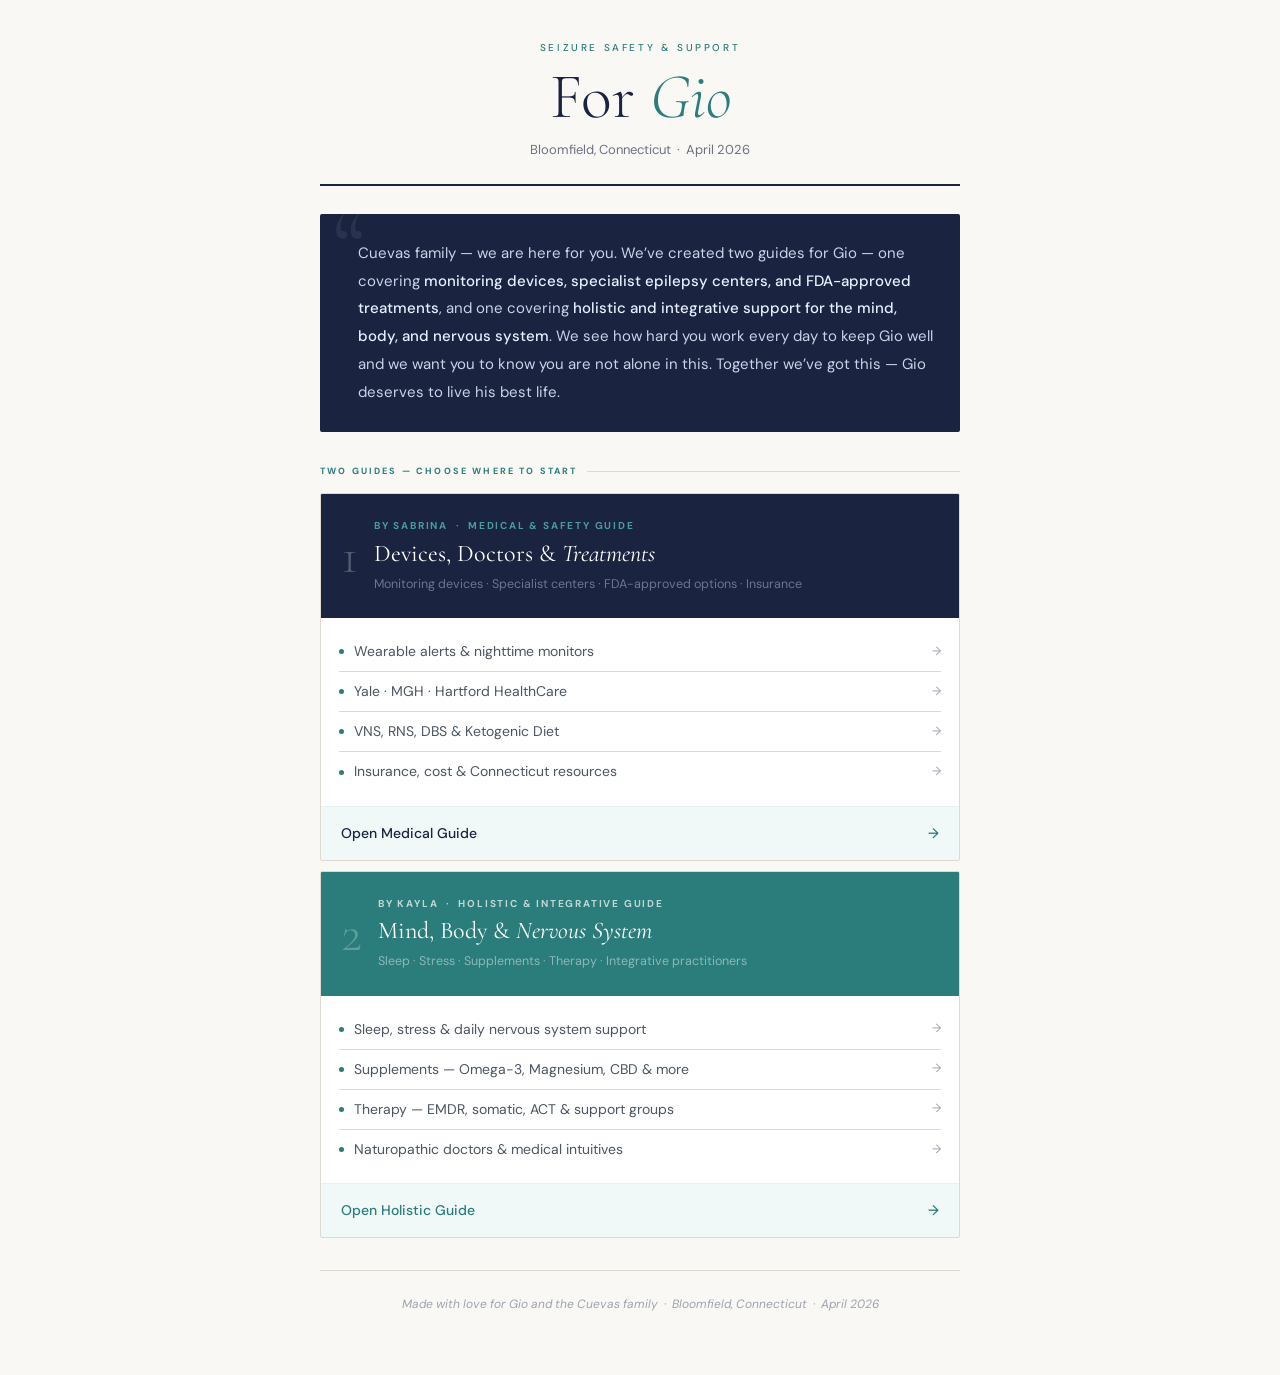
<file: gio-guide-home.html>
<!DOCTYPE html>
<html lang="en">
<head>
<meta charset="UTF-8">
<meta name="viewport" content="width=device-width, initial-scale=1.0">
<title>For Gio — Cuevas Family</title>
<link href="https://fonts.googleapis.com/css2?family=Cormorant+Garamond:ital,wght@0,300;0,400;0,600;1,400&family=DM+Sans:wght@300;400;500&display=swap" rel="stylesheet">
<style>
  :root {
    --navy:#1a2340;--teal:#2a7d7b;--teal-mid:#4a9d9b;--teal-pale:#e4f2f1;
    --teal-border:#b0d4d3;--cream:#faf8f4;--white:#ffffff;--border:#e0d9d0;
    --text:#1c1c2e;--muted:#6b7280;--muted-light:#9ca3af;--slate:#4b5563;
  }
  *{margin:0;padding:0;box-sizing:border-box;}
  body{font-family:'DM Sans',sans-serif;background:var(--cream);color:var(--text);font-size:16px;line-height:1.65;-webkit-font-smoothing:antialiased;}
  .page{max-width:680px;margin:0 auto;padding:40px 20px 60px;}

  .header{text-align:center;padding-bottom:24px;border-bottom:2px solid var(--navy);margin-bottom:28px;}
  .eyebrow{font-size:10px;font-weight:500;letter-spacing:.26em;text-transform:uppercase;color:var(--teal);margin-bottom:8px;}
  h1{font-family:'Cormorant Garamond',serif;font-size:64px;font-weight:300;color:var(--navy);line-height:1;}
  h1 em{font-style:italic;color:var(--teal);}
  .header-meta{font-size:13px;color:var(--muted);margin-top:10px;}

  .note{background:var(--navy);padding:26px 26px 26px 38px;border-radius:2px;margin-bottom:32px;position:relative;overflow:hidden;}
  .note::before{content:'\201C';font-family:'Cormorant Garamond',serif;font-size:100px;color:rgba(255,255,255,.07);position:absolute;top:-18px;left:12px;line-height:1;pointer-events:none;}
  .note p{font-size:15px;line-height:1.85;color:#c8d4e8;position:relative;z-index:1;}
  .note strong{color:#e8f0ff;font-weight:500;}

  .section-label{font-size:9px;font-weight:700;letter-spacing:.24em;text-transform:uppercase;color:var(--teal);margin-bottom:14px;display:flex;align-items:center;gap:10px;}
  .section-label::after{content:'';flex:1;height:1px;background:var(--border);}

  .guides{display:flex;flex-direction:column;gap:10px;}

  .guide{border-radius:2px;overflow:hidden;border:1px solid var(--border);text-decoration:none;display:block;transition:transform .15s;}
  .guide:hover{transform:translateY(-2px);}

  .guide-banner{padding:24px 20px;display:flex;align-items:center;gap:16px;}
  .guide-num{font-family:'Cormorant Garamond',serif;font-size:52px;font-weight:300;line-height:1;opacity:.25;color:white;}
  .guide-info{flex:1;}
  .guide-label{font-size:10px;font-weight:700;letter-spacing:.18em;text-transform:uppercase;margin-bottom:5px;}
  .guide-title{font-family:'Cormorant Garamond',serif;font-size:24px;font-weight:400;color:white;line-height:1.2;}
  .guide-title em{font-style:italic;}
  .guide-subtitle{font-size:12.5px;margin-top:5px;opacity:.7;}

  .guide-body{background:var(--white);padding:14px 18px;}
  .guide-item{display:flex;align-items:center;gap:10px;padding:8px 0;border-bottom:1px solid var(--border);font-size:14px;color:var(--slate);}
  .guide-item:last-child{border-bottom:none;}
  .guide-dot{width:5px;height:5px;border-radius:50%;flex-shrink:0;background:var(--teal);}
  .guide-arrow{margin-left:auto;color:var(--muted-light);font-size:12px;}

  .guide-cta{display:flex;align-items:center;justify-content:space-between;padding:15px 20px;font-size:14px;font-weight:500;}

  .g1 .guide-banner{background:var(--navy);}
  .g1 .guide-label{color:#4a9d9b;}
  .g1 .guide-subtitle{color:#8a9ab8;}
  .g1 .guide-cta{background:#f0f8f8;color:var(--navy);border-top:1px solid var(--teal-pale);}
  .g1 .guide-cta span:last-child{color:var(--teal);}

  .g2 .guide-banner{background:var(--teal);}
  .g2 .guide-label{color:rgba(255,255,255,.7);}
  .g2 .guide-subtitle{color:rgba(255,255,255,.65);}
  .g2 .guide-cta{background:#f0f8f8;color:var(--teal);border-top:1px solid var(--teal-pale);}
  .g2 .guide-cta span:last-child{color:var(--teal);}

  .footer{text-align:center;font-size:12px;color:var(--muted-light);font-style:italic;padding-top:24px;border-top:1px solid var(--border);margin-top:32px;}
</style>
</head>
<body>
<div class="page">

  <div class="header">
    <div class="eyebrow">Seizure Safety & Support</div>
    <h1>For <em>Gio</em></h1>
    <div class="header-meta">Bloomfield, Connecticut &nbsp;&middot;&nbsp; April 2026</div>
  </div>

  <div class="note">
    <p>Cuevas family &mdash; we are here for you. We&rsquo;ve created two guides for Gio &mdash; one covering <strong>monitoring devices, specialist epilepsy centers, and FDA-approved treatments</strong>, and one covering <strong>holistic and integrative support for the mind, body, and nervous system</strong>. We see how hard you work every day to keep Gio well and we want you to know you are not alone in this. Together we&rsquo;ve got this &mdash; Gio deserves to live his best life.</p>
  </div>

  <div class="section-label">Two guides — choose where to start</div>

  <div class="guides">

    <a href="gio-guide.html" class="guide g1">
      <div class="guide-banner">
        <div class="guide-num">1</div>
        <div class="guide-info">
          <div class="guide-label">By Sabrina &nbsp;&middot;&nbsp; Medical & Safety Guide</div>
          <div class="guide-title">Devices, Doctors & <em>Treatments</em></div>
          <div class="guide-subtitle">Monitoring devices · Specialist centers · FDA-approved options · Insurance</div>
        </div>
      </div>
      <div class="guide-body">
        <div class="guide-item"><span class="guide-dot"></span>Wearable alerts & nighttime monitors<span class="guide-arrow">→</span></div>
        <div class="guide-item"><span class="guide-dot"></span>Yale · MGH · Hartford HealthCare<span class="guide-arrow">→</span></div>
        <div class="guide-item"><span class="guide-dot"></span>VNS, RNS, DBS & Ketogenic Diet<span class="guide-arrow">→</span></div>
        <div class="guide-item"><span class="guide-dot"></span>Insurance, cost & Connecticut resources<span class="guide-arrow">→</span></div>
      </div>
      <div class="guide-cta"><span>Open Medical Guide</span><span>→</span></div>
    </a>

    <a href="gio-guide-holistic.html" class="guide g2">
      <div class="guide-banner">
        <div class="guide-num">2</div>
        <div class="guide-info">
          <div class="guide-label">By Kayla &nbsp;&middot;&nbsp; Holistic & Integrative Guide</div>
          <div class="guide-title">Mind, Body & <em>Nervous System</em></div>
          <div class="guide-subtitle">Sleep · Stress · Supplements · Therapy · Integrative practitioners</div>
        </div>
      </div>
      <div class="guide-body">
        <div class="guide-item"><span class="guide-dot"></span>Sleep, stress & daily nervous system support<span class="guide-arrow">→</span></div>
        <div class="guide-item"><span class="guide-dot"></span>Supplements — Omega-3, Magnesium, CBD & more<span class="guide-arrow">→</span></div>
        <div class="guide-item"><span class="guide-dot"></span>Therapy — EMDR, somatic, ACT & support groups<span class="guide-arrow">→</span></div>
        <div class="guide-item"><span class="guide-dot"></span>Naturopathic doctors & medical intuitives<span class="guide-arrow">→</span></div>
      </div>
      <div class="guide-cta"><span>Open Holistic Guide</span><span>→</span></div>
    </a>

  </div>

  <div class="footer">
    Made with love for Gio and the Cuevas family &nbsp;&middot;&nbsp; Bloomfield, Connecticut &nbsp;&middot;&nbsp; April 2026
  </div>

</div>
</body>
</html>
</file>
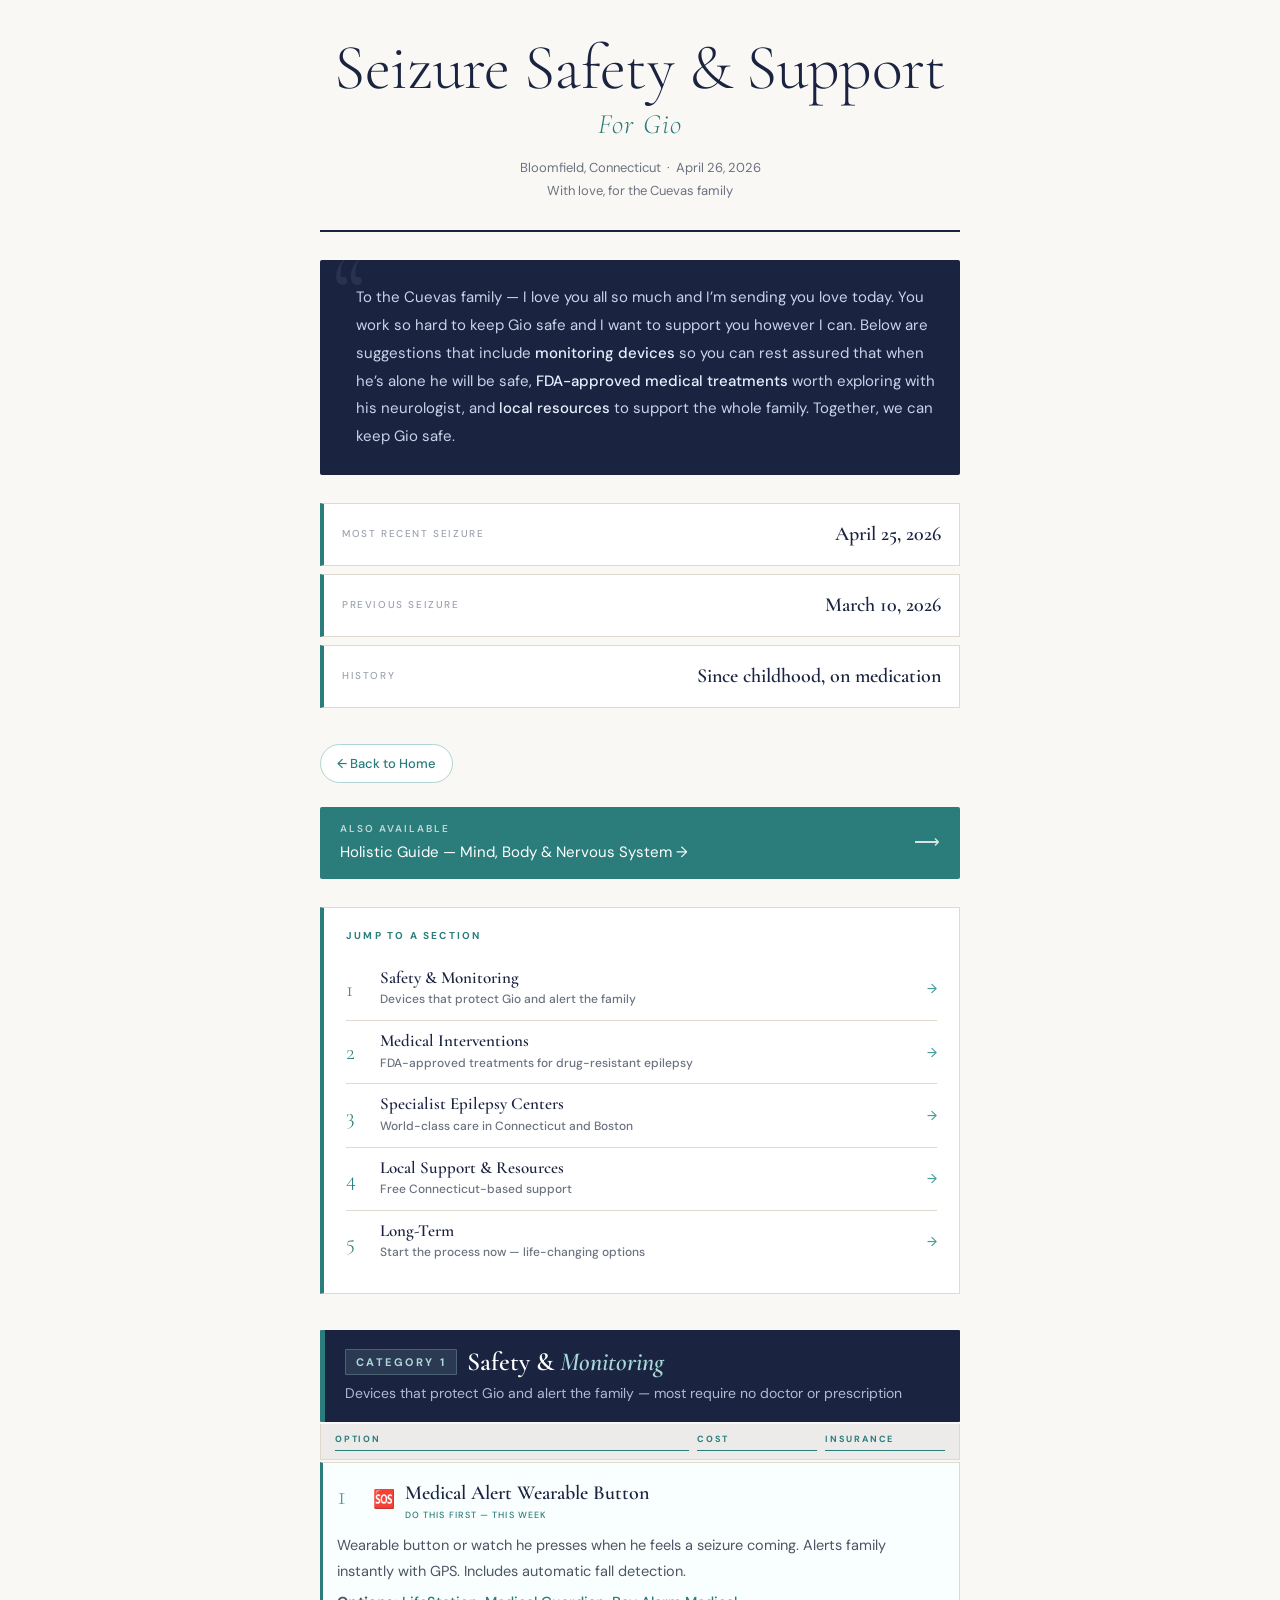
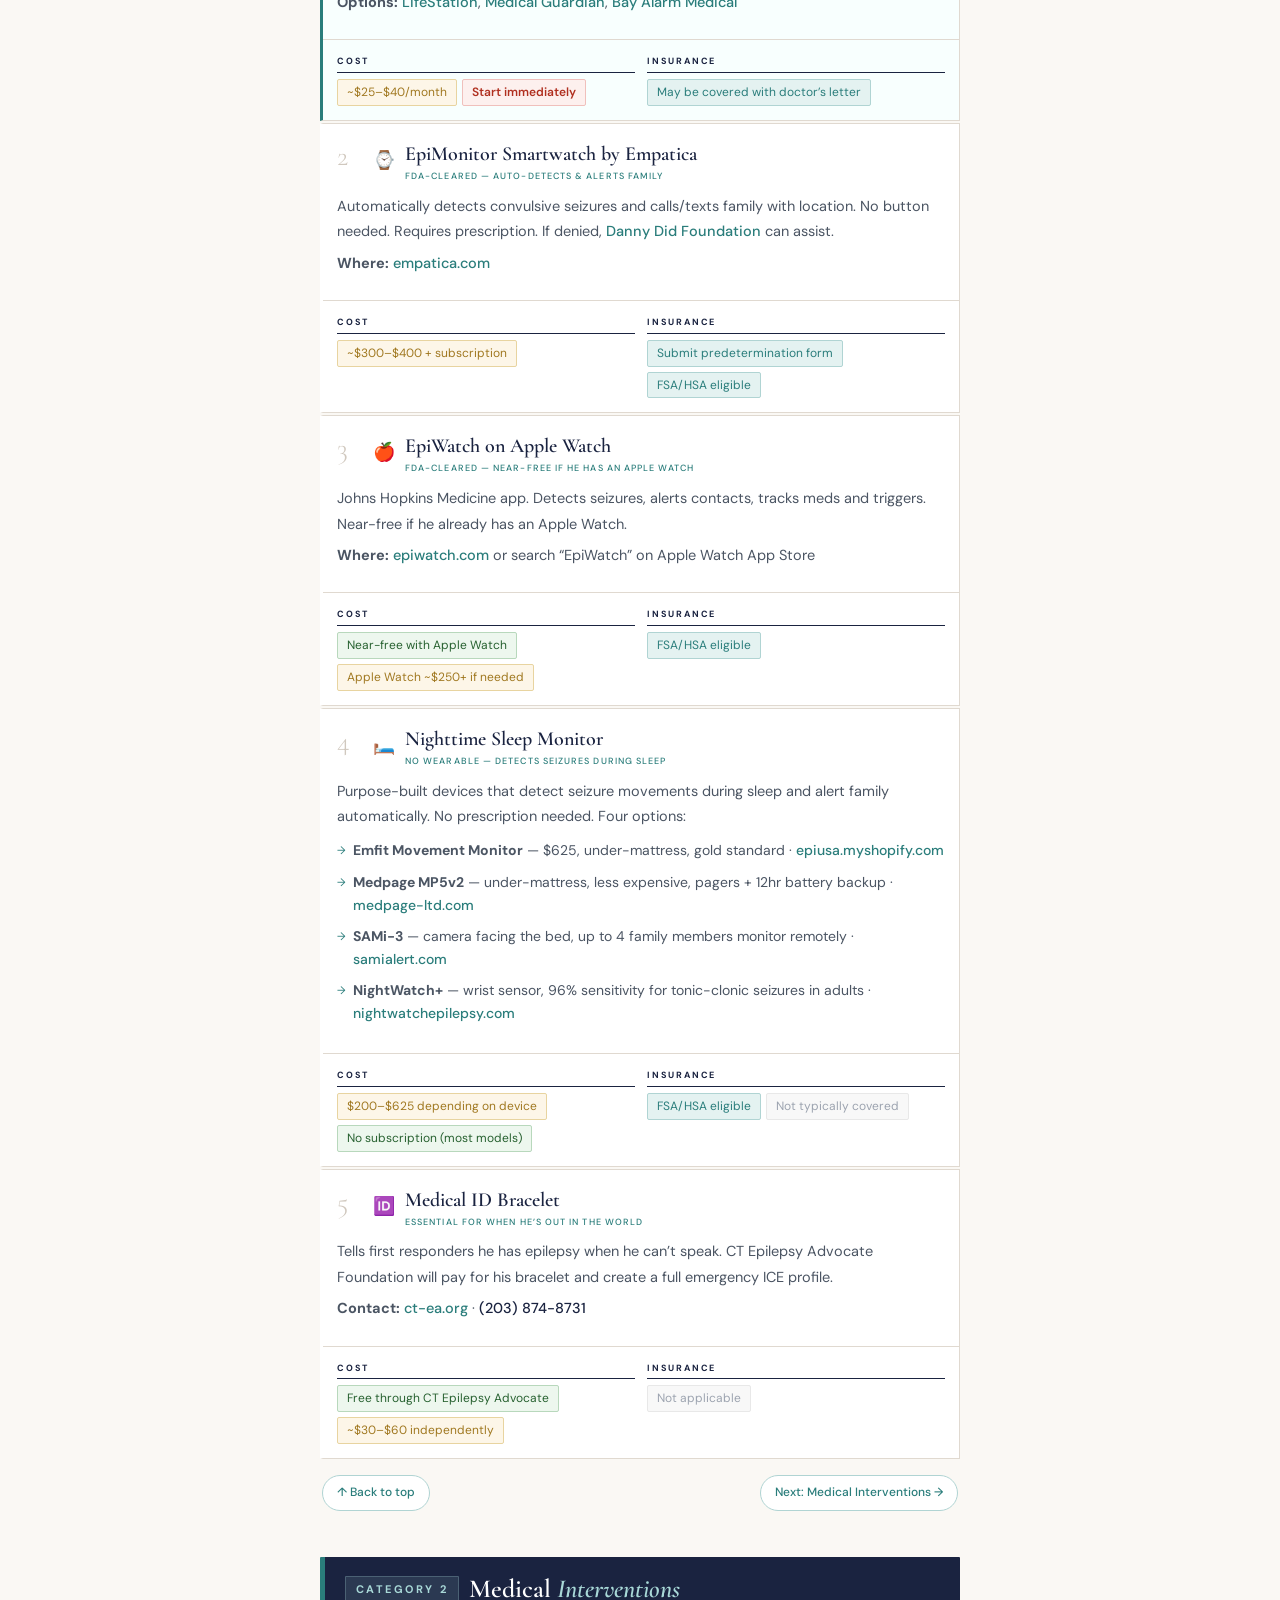
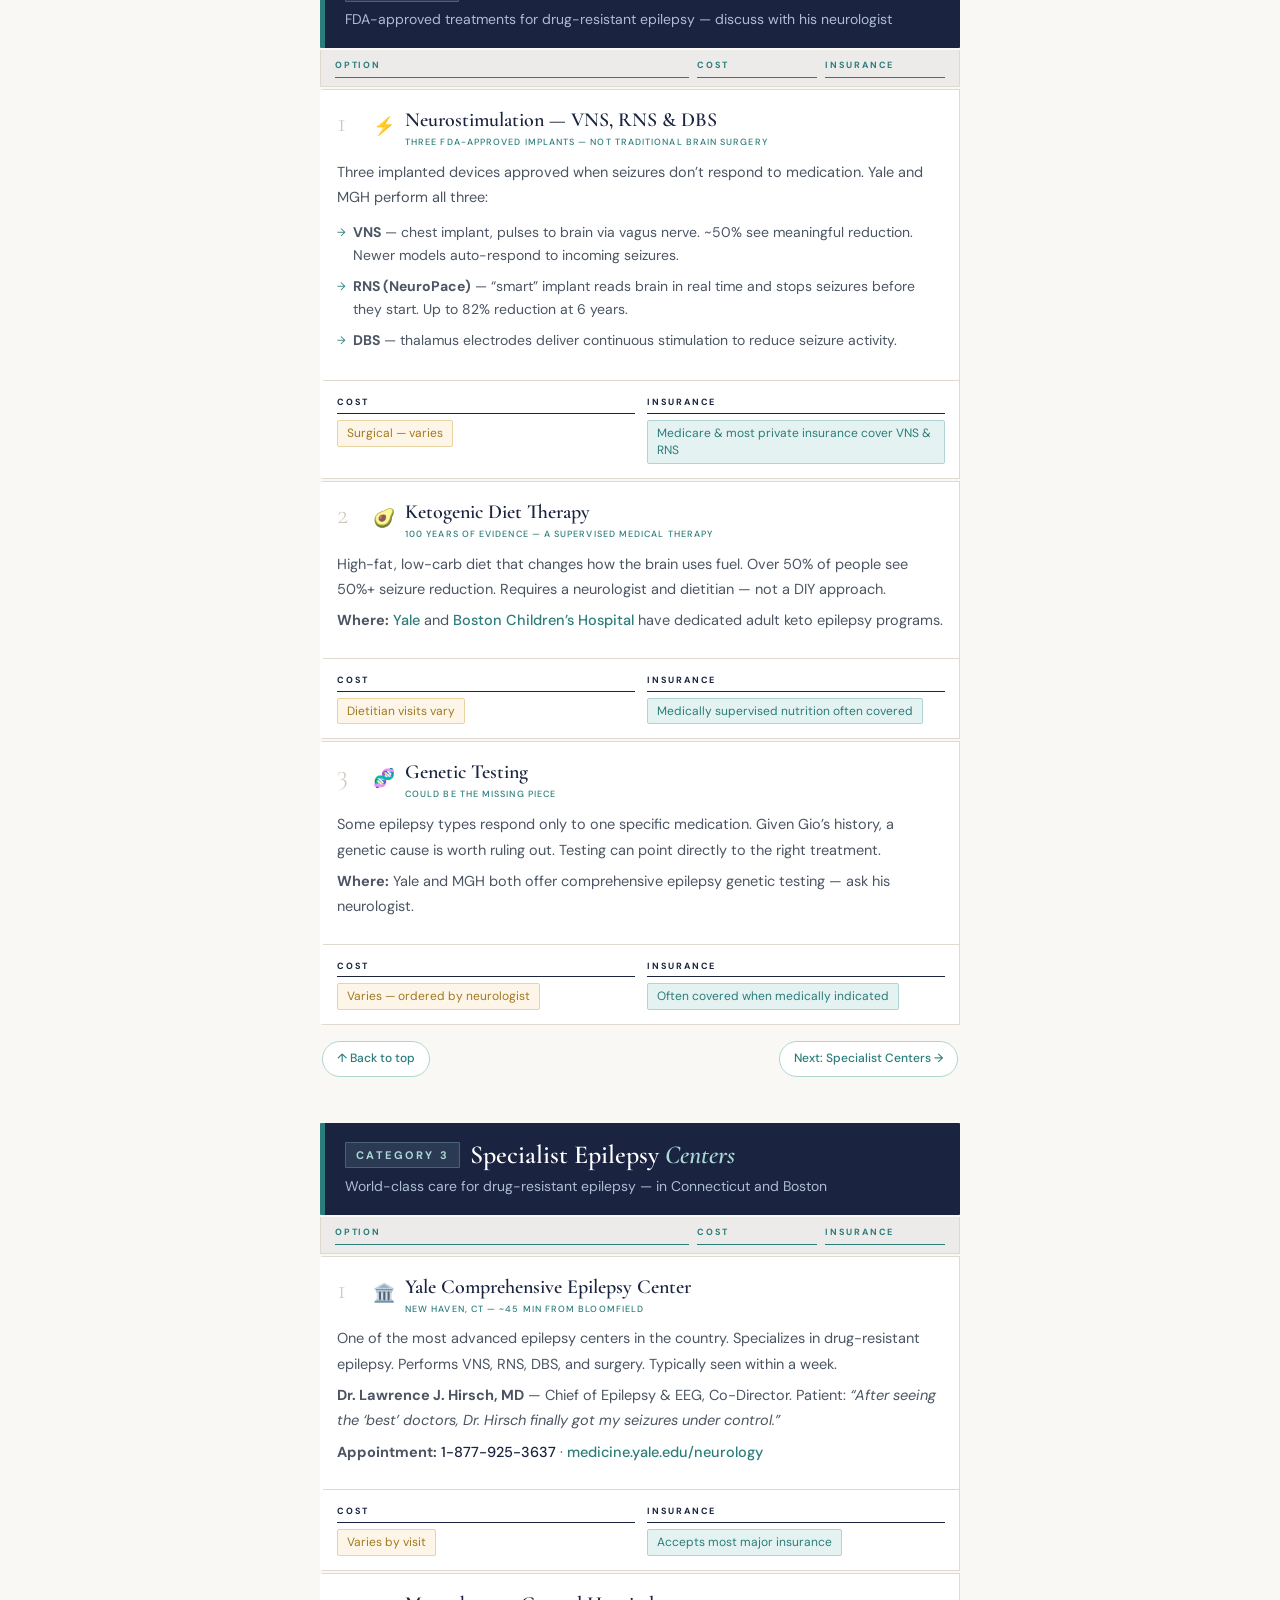
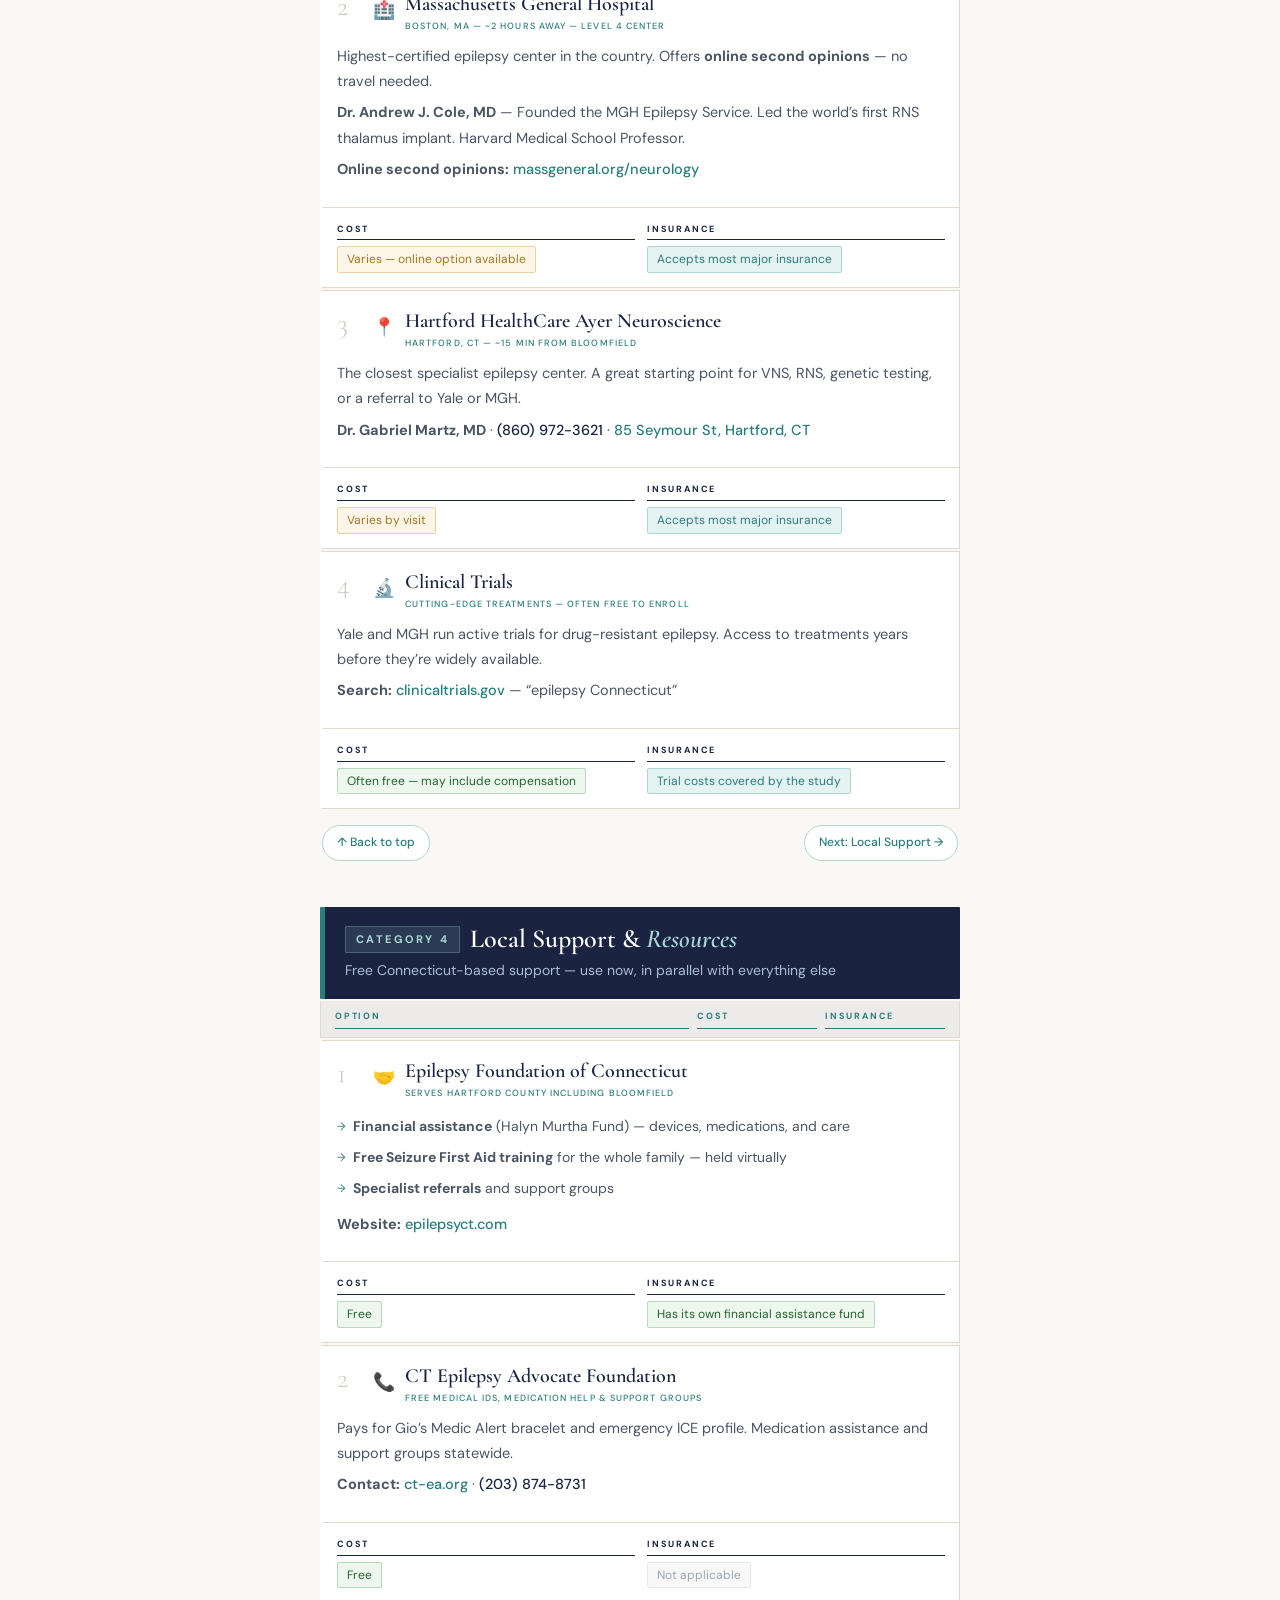
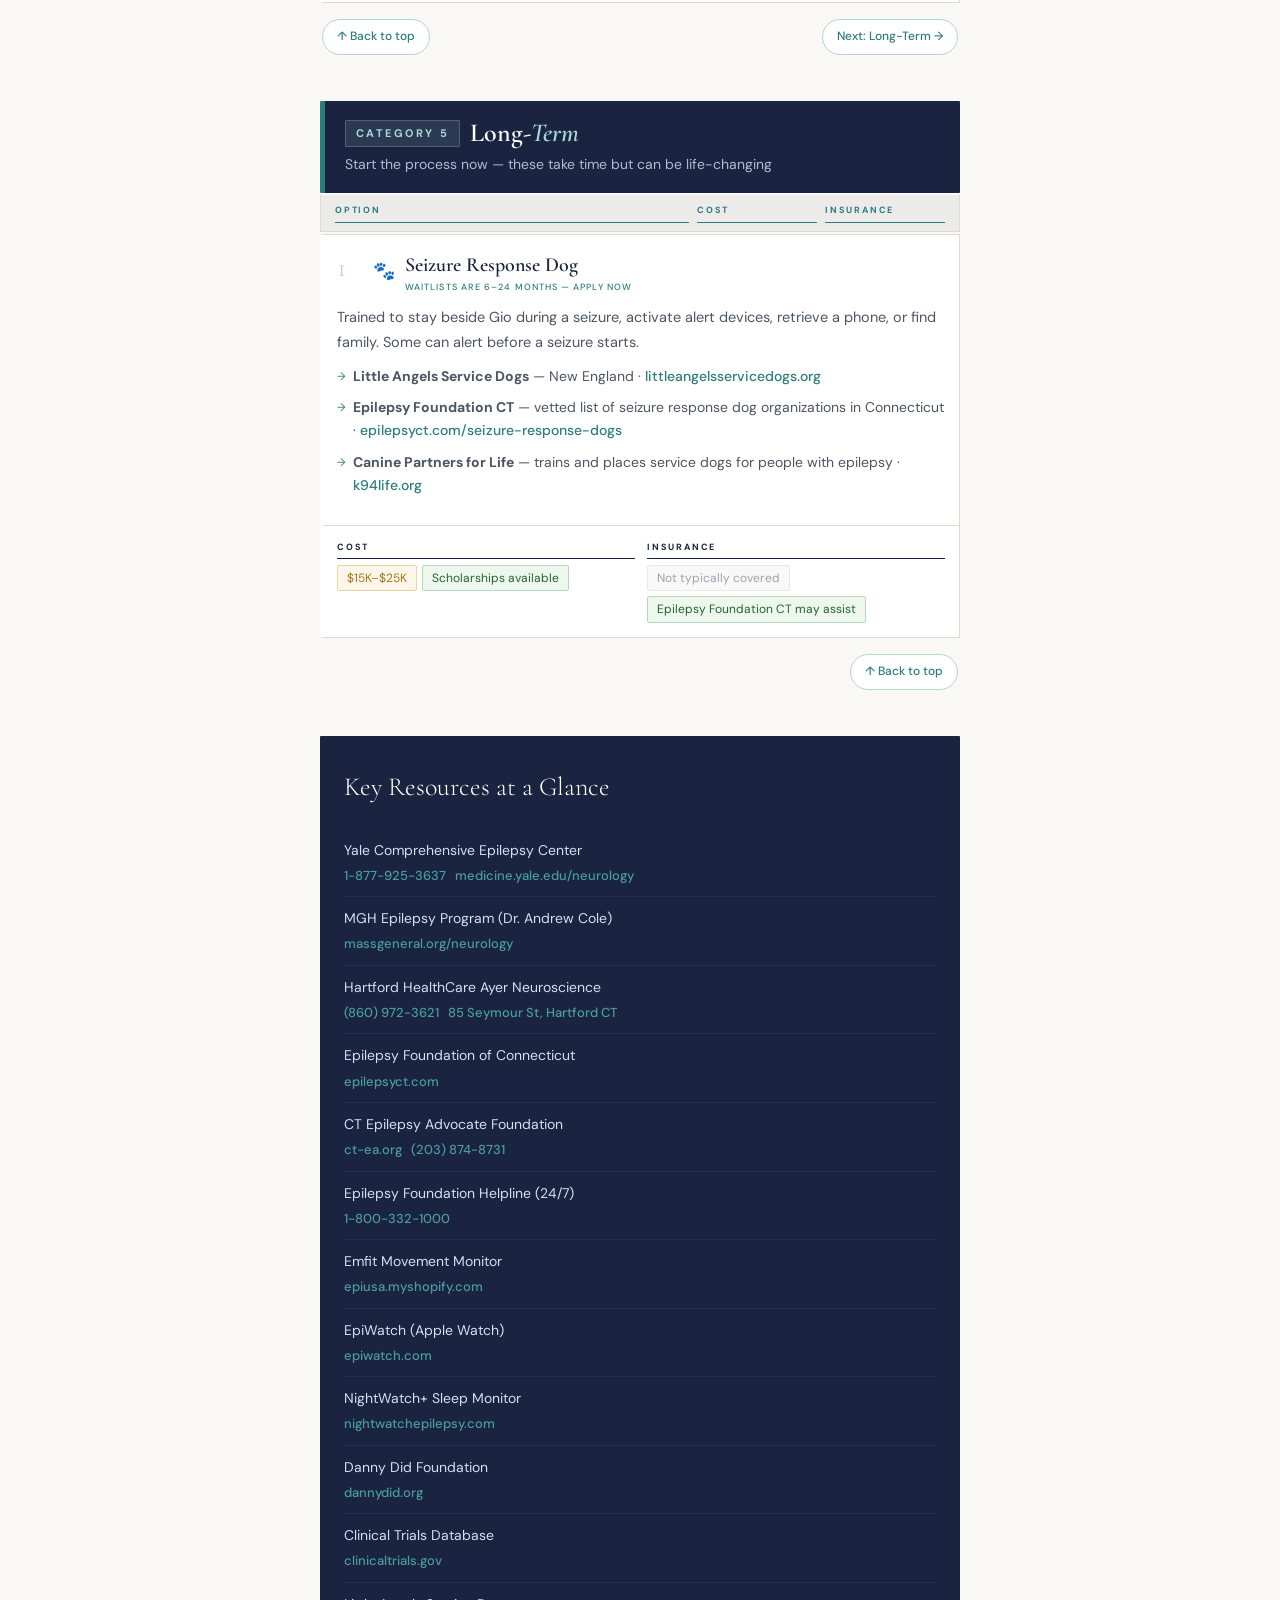
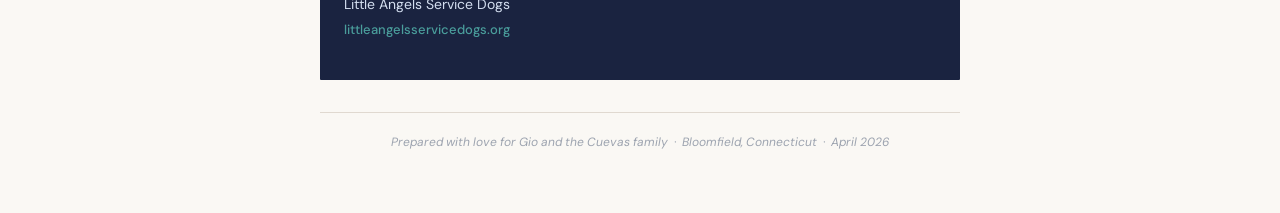
<file: gio-guide.html>
<!DOCTYPE html>
<html lang="en">
<head>
<meta charset="UTF-8">
<meta name="viewport" content="width=device-width, initial-scale=1.0">
<title>A Guide for Gio — Cuevas Family</title>
<link href="https://fonts.googleapis.com/css2?family=Cormorant+Garamond:ital,wght@0,300;0,400;0,600;1,400&family=DM+Sans:wght@300;400;500&display=swap" rel="stylesheet">
<style>
  :root {
    --navy:#1a2340;--teal:#2a7d7b;--teal-mid:#4a9d9b;--teal-pale:#e4f2f1;
    --teal-border:#b0d4d3;--gold:#a07820;--gold-pale:#fdf6e8;--gold-border:#e8d4a0;
    --green:#276130;--green-pale:#edf7ee;--green-border:#b8d8bc;
    --rose:#b03020;--rose-pale:#fdf0ee;--rose-border:#f0c0bc;
    --cream:#faf8f4;--white:#ffffff;--border:#e0d9d0;
    --text:#1c1c2e;--muted:#6b7280;--muted-light:#9ca3af;--slate:#4b5563;
  }
  *{margin:0;padding:0;box-sizing:border-box;}
  body{font-family:'DM Sans',sans-serif;background:var(--cream);color:var(--text);font-size:16px;line-height:1.65;-webkit-font-smoothing:antialiased;}
  .page{max-width:680px;margin:0 auto;padding:36px 20px 60px;}
  .header{padding-bottom:28px;border-bottom:2px solid var(--navy);margin-bottom:28px;text-align:center;}
  .eyebrow{font-family:'Cormorant Garamond',serif;font-size:28px;font-weight:300;color:var(--teal);margin-bottom:0;line-height:1.2;letter-spacing:.04em;font-style:italic;}
  h1{font-family:'Cormorant Garamond',serif;font-size:64px;font-weight:300;color:var(--navy);letter-spacing:-.01em;line-height:1;margin-bottom:8px;}
  .header-meta{font-size:13px;color:var(--muted);margin-top:14px;line-height:1.8;}
  .col-hdr{display:none;}
  .note{background:var(--navy);padding:24px 24px 24px 36px;border-radius:2px;margin-bottom:28px;position:relative;overflow:hidden;}
  .note::before{content:'\201C';font-family:'Cormorant Garamond',serif;font-size:100px;color:rgba(255,255,255,.07);position:absolute;top:-18px;left:12px;line-height:1;pointer-events:none;}
  .note p{font-size:15px;line-height:1.85;color:#c8d4e8;position:relative;z-index:1;}
  .note strong{color:#e8f0ff;font-weight:500;}
  .snapshot{display:flex;flex-direction:column;gap:8px;margin-bottom:36px;}
  .snap{background:var(--white);border:1px solid var(--border);border-left:4px solid var(--teal);padding:14px 18px;display:flex;justify-content:space-between;align-items:center;}
  .snap-label{font-size:10px;font-weight:500;letter-spacing:.16em;text-transform:uppercase;color:var(--muted-light);}
  .snap-value{font-family:'Cormorant Garamond',serif;font-size:20px;font-weight:600;color:var(--navy);}
  .cat{background:var(--navy);border-left:5px solid var(--teal);padding:18px 20px;margin-top:36px;margin-bottom:2px;border-radius:1px;}
  .cat-top{display:flex;align-items:center;gap:10px;flex-wrap:wrap;margin-bottom:6px;}
  .cat-num{font-size:11px;font-weight:700;letter-spacing:.22em;text-transform:uppercase;color:#a8d8d7;padding:3px 10px;border:1px solid rgba(168,216,215,.25);background:rgba(168,216,215,.12);border-radius:1px;white-space:nowrap;}
  .cat-title{font-family:'Cormorant Garamond',serif;font-size:26px;font-weight:600;color:white;line-height:1.1;}
  .cat-title em{font-style:italic;color:#a8d8d7;}
  .cat-desc{font-size:14px;color:rgba(200,216,235,.85);line-height:1.5;}
  .col-hdr{display:grid;grid-template-columns:1fr 120px 120px;gap:0 8px;background:rgba(26,35,64,.06);border:1px solid var(--border);border-top:none;padding:8px 14px;margin-bottom:2px;}
  .col-hdr span{font-size:9px;font-weight:700;letter-spacing:.2em;text-transform:uppercase;color:var(--teal);padding-bottom:4px;border-bottom:1.5px solid var(--teal);}
  .options{display:flex;flex-direction:column;gap:2px;margin-bottom:4px;}
  .opt{background:var(--white);border:1px solid var(--border);border-left:3px solid transparent;transition:border-left-color 0.25s, background 0.25s;}
  .opt.active{border-left-color:var(--teal);background:#f8fffe;}
  .opt-body{padding:18px 14px;}
  .opt-header{display:flex;align-items:flex-start;gap:10px;margin-bottom:10px;}
  .opt-n{font-family:'Cormorant Garamond',serif;font-size:28px;font-weight:300;color:#d0c8be;line-height:1;min-width:26px;transition:color 0.25s;}
  .opt.active .opt-n{color:var(--teal-mid);}
  .opt-icon{font-size:18px;padding-top:4px;}
  .opt-titles{flex:1;}
  .opt-title{font-family:'Cormorant Garamond',serif;font-size:20px;font-weight:600;color:var(--navy);line-height:1.2;margin-bottom:3px;}
  .opt-tag{font-size:9px;font-weight:500;letter-spacing:.12em;text-transform:uppercase;color:var(--teal);}
  .opt-desc{font-size:14.5px;color:var(--slate);line-height:1.75;margin-bottom:6px;}
  .opt-list{list-style:none;margin:6px 0;padding:0;}
  .opt-list li{font-size:14px;color:var(--slate);line-height:1.65;padding:4px 0 4px 16px;position:relative;}
  .opt-list li::before{content:'→';position:absolute;left:0;color:var(--teal);font-size:11px;top:6px;}
  .opt-meta{border-top:1px solid var(--border);padding:14px;display:grid;grid-template-columns:1fr 1fr;gap:12px;}
  .meta-label{font-size:9px;font-weight:700;letter-spacing:.2em;text-transform:uppercase;color:var(--navy);border-bottom:1.5px solid var(--navy);padding-bottom:3px;margin-bottom:6px;display:block;}
  .badges{display:flex;flex-wrap:wrap;gap:5px;}
  .badge{display:inline-block;font-size:12px;font-weight:400;padding:4px 9px;border-radius:2px;line-height:1.4;}
  .b-gold{background:var(--gold-pale);color:var(--gold);border:1px solid var(--gold-border);}
  .b-teal{background:var(--teal-pale);color:var(--teal);border:1px solid var(--teal-border);}
  .b-green{background:var(--green-pale);color:var(--green);border:1px solid var(--green-border);}
  .b-rose{background:var(--rose-pale);color:var(--rose);border:1px solid var(--rose-border);font-weight:600;}
  .b-muted{background:#f8f8f8;color:#9ca3af;border:1px solid #e8e8e8;}
  a{color:var(--teal);text-decoration:none;font-weight:500;}
  a:hover{text-decoration:underline;}
  a.phone{color:var(--navy);}
  .resources{background:var(--navy);padding:30px 24px;border-radius:1px;margin-top:36px;margin-bottom:32px;}
  .res-title{font-family:'Cormorant Garamond',serif;font-size:26px;font-weight:300;color:white;margin-bottom:20px;}
  .res-item{padding:10px 0;border-bottom:1px solid rgba(255,255,255,.06);}
  .res-item:last-child{border-bottom:none;}
  .res-name{font-size:14px;color:#d4dff0;margin-bottom:3px;}
  .res-url{font-size:13px;}
  .res-url a{color:var(--teal-mid);}
  .footer{text-align:center;font-size:12px;color:var(--muted-light);font-style:italic;padding-top:20px;border-top:1px solid var(--border);}
  @media(max-width:500px){h1{font-size:48px;}.col-hdr{display:none;}.opt-meta{grid-template-columns:1fr;}}

  /* TABLE OF CONTENTS */
  .toc{background:var(--white);border:1px solid var(--border);border-left:4px solid var(--teal);padding:20px 22px;margin-bottom:28px;border-radius:1px;}
  .toc-title{font-size:10px;font-weight:700;letter-spacing:.22em;text-transform:uppercase;color:var(--teal);margin-bottom:14px;}
  .toc-item{display:flex;align-items:center;gap:12px;padding:10px 0;border-bottom:1px solid var(--border);text-decoration:none;color:var(--text);}
  .toc-item:last-child{border-bottom:none;}
  .toc-num{font-family:'Cormorant Garamond',serif;font-size:22px;font-weight:300;color:var(--teal);min-width:22px;line-height:1;}
  .toc-text{flex:1;}
  .toc-name{font-family:'Cormorant Garamond',serif;font-size:17px;font-weight:600;color:var(--navy);line-height:1.2;transition:color .15s;}
  .toc-item:hover .toc-name{color:var(--teal);}
  .toc-subdesc{font-size:12px;color:var(--muted);margin-top:2px;}
  .toc-arrow{font-size:13px;color:var(--teal-mid);}

  /* NAV BUTTONS */
  .cat-nav{display:flex;justify-content:space-between;align-items:center;padding:10px 2px;margin-top:6px;margin-bottom:20px;gap:10px;}
  .nav-btn{display:inline-flex;align-items:center;gap:5px;font-size:12px;font-weight:500;color:var(--teal);text-decoration:none;padding:7px 14px;border:1px solid var(--teal-border);border-radius:20px;background:var(--white);transition:background .15s,color .15s;white-space:nowrap;}
  .nav-btn:hover{background:var(--teal);color:white;border-color:var(--teal);}
  .nav-btn.solo{margin-left:auto;}
</style>
</head>
<body>
<div class="page" id="top">

  <div class="header">
    <h1>Seizure Safety &amp; Support</h1>
    <div class="eyebrow">For Gio</div>
    <div class="header-meta">
      Bloomfield, Connecticut &nbsp;&middot;&nbsp; April 26, 2026<br>
      With love, for the Cuevas family
    </div>
  </div>

  <div class="note">
    <p>To the Cuevas family &mdash; I love you all so much and I&rsquo;m sending you love today. You work so hard to keep Gio safe and I want to support you however I can. Below are suggestions that include <strong>monitoring devices</strong> so you can rest assured that when he&rsquo;s alone he will be safe, <strong>FDA-approved medical treatments</strong> worth exploring with his neurologist, and <strong>local resources</strong> to support the whole family. Together, we can keep Gio safe.</p>
  </div>

  <div class="snapshot">
    <div class="snap"><span class="snap-label">Most Recent Seizure</span><span class="snap-value">April 25, 2026</span></div>
    <div class="snap"><span class="snap-label">Previous Seizure</span><span class="snap-value">March 10, 2026</span></div>
    <div class="snap"><span class="snap-label">History</span><span class="snap-value">Since childhood, on medication</span></div>
  </div>

  <style>
  .companion{display:flex;align-items:center;gap:10px;background:var(--teal);padding:14px 20px;border-radius:2px;margin-bottom:28px;text-decoration:none;}
  .companion-label{font-size:10px;letter-spacing:.2em;text-transform:uppercase;color:rgba(255,255,255,.7);font-weight:600;margin-bottom:2px;}
  .companion-name{font-size:15px;color:white;font-weight:400;}
  .companion-text{flex:1;}
  .companion-arrow{color:rgba(255,255,255,.8);font-size:18px;}
  .home-btn{display:inline-flex;align-items:center;gap:8px;font-size:13px;font-weight:500;color:var(--teal);text-decoration:none;padding:8px 16px;border:1px solid var(--teal-border);border-radius:20px;background:var(--white);margin-bottom:24px;}
  .home-btn:hover{background:var(--teal);color:white;}
  </style>

  <a href="gio-guide-home.html" class="home-btn">← Back to Home</a>
  <a href="gio-guide-holistic.html" class="companion">
    <div class="companion-text">
      <div class="companion-label">Also Available</div>
      <div class="companion-name">Holistic Guide — Mind, Body & Nervous System →</div>
    </div>
    <span class="companion-arrow">⟶</span>
  </a>
  <div class="toc">
    <div class="toc-title">Jump to a Section</div>
    <a href="#cat1" class="toc-item">
      <span class="toc-num">1</span>
      <span class="toc-text">
        <div class="toc-name">Safety &amp; Monitoring</div>
        <div class="toc-subdesc">Devices that protect Gio and alert the family</div>
      </span>
      <span class="toc-arrow">→</span>
    </a>
    <a href="#cat2" class="toc-item">
      <span class="toc-num">2</span>
      <span class="toc-text">
        <div class="toc-name">Medical Interventions</div>
        <div class="toc-subdesc">FDA-approved treatments for drug-resistant epilepsy</div>
      </span>
      <span class="toc-arrow">→</span>
    </a>
    <a href="#cat3" class="toc-item">
      <span class="toc-num">3</span>
      <span class="toc-text">
        <div class="toc-name">Specialist Epilepsy Centers</div>
        <div class="toc-subdesc">World-class care in Connecticut and Boston</div>
      </span>
      <span class="toc-arrow">→</span>
    </a>
    <a href="#cat4" class="toc-item">
      <span class="toc-num">4</span>
      <span class="toc-text">
        <div class="toc-name">Local Support &amp; Resources</div>
        <div class="toc-subdesc">Free Connecticut-based support</div>
      </span>
      <span class="toc-arrow">→</span>
    </a>
    <a href="#cat5" class="toc-item">
      <span class="toc-num">5</span>
      <span class="toc-text">
        <div class="toc-name">Long-Term</div>
        <div class="toc-subdesc">Start the process now — life-changing options</div>
      </span>
      <span class="toc-arrow">→</span>
    </a>
  </div>

  <!-- CAT 1 -->
  <div id="cat1" class="cat">
    <div class="cat-top"><span class="cat-num">Category 1</span><span class="cat-title">Safety &amp; <em>Monitoring</em></span></div>
    <div class="cat-desc">Devices that protect Gio and alert the family &mdash; most require no doctor or prescription</div>
  </div>
  <div class="col-hdr"><span>Option</span><span>Cost</span><span>Insurance</span></div>
  <div class="options">

    <div class="opt">
      <div class="opt-body">
        <div class="opt-header"><div class="opt-n">1</div><div class="opt-icon">🆘</div><div class="opt-titles"><div class="opt-title">Medical Alert Wearable Button</div><div class="opt-tag">Do This First &mdash; This Week</div></div></div>
        <div class="opt-desc">Wearable button or watch he presses when he feels a seizure coming. Alerts family instantly with GPS. Includes automatic fall detection.</div>
        <div class="opt-desc"><strong>Options:</strong> <a href="https://www.lifestation.com" target="_blank">LifeStation</a>, <a href="https://www.medicalguardian.com" target="_blank">Medical Guardian</a>, <a href="https://www.bayalarmmedicalalert.com" target="_blank">Bay Alarm Medical</a></div>
      </div>
      <div class="opt-meta">
        <div><span class="meta-label">Cost</span><div class="badges"><span class="badge b-gold">~$25&ndash;$40/month</span><span class="badge b-rose">Start immediately</span></div></div>
        <div><span class="meta-label">Insurance</span><div class="badges"><span class="badge b-teal">May be covered with doctor&rsquo;s letter</span></div></div>
      </div>
    </div>

    <div class="opt">
      <div class="opt-body">
        <div class="opt-header"><div class="opt-n">2</div><div class="opt-icon">⌚</div><div class="opt-titles"><div class="opt-title">EpiMonitor Smartwatch by Empatica</div><div class="opt-tag">FDA-Cleared &mdash; Auto-Detects &amp; Alerts Family</div></div></div>
        <div class="opt-desc">Automatically detects convulsive seizures and calls/texts family with location. No button needed. Requires prescription. If denied, <a href="https://www.dannydid.org" target="_blank">Danny Did Foundation</a> can assist.</div>
        <div class="opt-desc"><strong>Where:</strong> <a href="https://www.empatica.com/epimonitor" target="_blank">empatica.com</a></div>
      </div>
      <div class="opt-meta">
        <div><span class="meta-label">Cost</span><div class="badges"><span class="badge b-gold">~$300&ndash;$400 + subscription</span></div></div>
        <div><span class="meta-label">Insurance</span><div class="badges"><span class="badge b-teal">Submit predetermination form</span><span class="badge b-teal">FSA/HSA eligible</span></div></div>
      </div>
    </div>

    <div class="opt">
      <div class="opt-body">
        <div class="opt-header"><div class="opt-n">3</div><div class="opt-icon">🍎</div><div class="opt-titles"><div class="opt-title">EpiWatch on Apple Watch</div><div class="opt-tag">FDA-Cleared &mdash; Near-Free If He Has an Apple Watch</div></div></div>
        <div class="opt-desc">Johns Hopkins Medicine app. Detects seizures, alerts contacts, tracks meds and triggers. Near-free if he already has an Apple Watch.</div>
        <div class="opt-desc"><strong>Where:</strong> <a href="https://epiwatch.com" target="_blank">epiwatch.com</a> or search &ldquo;EpiWatch&rdquo; on Apple Watch App Store</div>
      </div>
      <div class="opt-meta">
        <div><span class="meta-label">Cost</span><div class="badges"><span class="badge b-green">Near-free with Apple Watch</span><span class="badge b-gold">Apple Watch ~$250+ if needed</span></div></div>
        <div><span class="meta-label">Insurance</span><div class="badges"><span class="badge b-teal">FSA/HSA eligible</span></div></div>
      </div>
    </div>

    <div class="opt">
      <div class="opt-body">
        <div class="opt-header"><div class="opt-n">4</div><div class="opt-icon">🛏️</div><div class="opt-titles"><div class="opt-title">Nighttime Sleep Monitor</div><div class="opt-tag">No Wearable &mdash; Detects Seizures During Sleep</div></div></div>
        <div class="opt-desc">Purpose-built devices that detect seizure movements during sleep and alert family automatically. No prescription needed. Four options:</div>
        <ul class="opt-list">
          <li><strong>Emfit Movement Monitor</strong> &mdash; $625, under-mattress, gold standard &middot; <a href="https://epiusa.myshopify.com/products/movement-monitor" target="_blank">epiusa.myshopify.com</a></li>
          <li><strong>Medpage MP5v2</strong> &mdash; under-mattress, less expensive, pagers + 12hr battery backup &middot; <a href="https://www.medpage-ltd.com" target="_blank">medpage-ltd.com</a></li>
          <li><strong>SAMi-3</strong> &mdash; camera facing the bed, up to 4 family members monitor remotely &middot; <a href="https://www.samialert.com" target="_blank">samialert.com</a></li>
          <li><strong>NightWatch+</strong> &mdash; wrist sensor, 96% sensitivity for tonic-clonic seizures in adults &middot; <a href="https://nightwatchepilepsy.com" target="_blank">nightwatchepilepsy.com</a></li>
        </ul>
      </div>
      <div class="opt-meta">
        <div><span class="meta-label">Cost</span><div class="badges"><span class="badge b-gold">$200&ndash;$625 depending on device</span><span class="badge b-green">No subscription (most models)</span></div></div>
        <div><span class="meta-label">Insurance</span><div class="badges"><span class="badge b-teal">FSA/HSA eligible</span><span class="badge b-muted">Not typically covered</span></div></div>
      </div>
    </div>

    <div class="opt">
      <div class="opt-body">
        <div class="opt-header"><div class="opt-n">5</div><div class="opt-icon">🆔</div><div class="opt-titles"><div class="opt-title">Medical ID Bracelet</div><div class="opt-tag">Essential for When He&rsquo;s Out in the World</div></div></div>
        <div class="opt-desc">Tells first responders he has epilepsy when he can&rsquo;t speak. CT Epilepsy Advocate Foundation will pay for his bracelet and create a full emergency ICE profile.</div>
        <div class="opt-desc"><strong>Contact:</strong> <a href="https://ct-ea.org" target="_blank">ct-ea.org</a> &middot; <a href="tel:+12038748731" class="phone">(203) 874-8731</a></div>
      </div>
      <div class="opt-meta">
        <div><span class="meta-label">Cost</span><div class="badges"><span class="badge b-green">Free through CT Epilepsy Advocate</span><span class="badge b-gold">~$30&ndash;$60 independently</span></div></div>
        <div><span class="meta-label">Insurance</span><div class="badges"><span class="badge b-muted">Not applicable</span></div></div>
      </div>
    </div>

  </div>

  <!-- CAT 2 -->
  <div class="cat-nav"><a href="#top" class="nav-btn">↑ Back to top</a><a href="#cat2" class="nav-btn">Next: Medical Interventions →</a></div>
  <div id="cat2" class="cat">
    <div class="cat-top"><span class="cat-num">Category 2</span><span class="cat-title">Medical <em>Interventions</em></span></div>
    <div class="cat-desc">FDA-approved treatments for drug-resistant epilepsy &mdash; discuss with his neurologist</div>
  </div>
  <div class="col-hdr"><span>Option</span><span>Cost</span><span>Insurance</span></div>
  <div class="options">

    <div class="opt">
      <div class="opt-body">
        <div class="opt-header"><div class="opt-n">1</div><div class="opt-icon">⚡</div><div class="opt-titles"><div class="opt-title">Neurostimulation &mdash; VNS, RNS &amp; DBS</div><div class="opt-tag">Three FDA-Approved Implants &mdash; Not Traditional Brain Surgery</div></div></div>
        <div class="opt-desc">Three implanted devices approved when seizures don&rsquo;t respond to medication. Yale and MGH perform all three:</div>
        <ul class="opt-list">
          <li><strong>VNS</strong> &mdash; chest implant, pulses to brain via vagus nerve. ~50% see meaningful reduction. Newer models auto-respond to incoming seizures.</li>
          <li><strong>RNS (NeuroPace)</strong> &mdash; &ldquo;smart&rdquo; implant reads brain in real time and stops seizures before they start. Up to 82% reduction at 6 years.</li>
          <li><strong>DBS</strong> &mdash; thalamus electrodes deliver continuous stimulation to reduce seizure activity.</li>
        </ul>
      </div>
      <div class="opt-meta">
        <div><span class="meta-label">Cost</span><div class="badges"><span class="badge b-gold">Surgical &mdash; varies</span></div></div>
        <div><span class="meta-label">Insurance</span><div class="badges"><span class="badge b-teal">Medicare &amp; most private insurance cover VNS &amp; RNS</span></div></div>
      </div>
    </div>

    <div class="opt">
      <div class="opt-body">
        <div class="opt-header"><div class="opt-n">2</div><div class="opt-icon">🥑</div><div class="opt-titles"><div class="opt-title">Ketogenic Diet Therapy</div><div class="opt-tag">100 Years of Evidence &mdash; A Supervised Medical Therapy</div></div></div>
        <div class="opt-desc">High-fat, low-carb diet that changes how the brain uses fuel. Over 50% of people see 50%+ seizure reduction. Requires a neurologist and dietitian &mdash; not a DIY approach.</div>
        <div class="opt-desc"><strong>Where:</strong> <a href="https://medicine.yale.edu/neurology" target="_blank">Yale</a> and <a href="https://www.childrenshospital.org" target="_blank">Boston Children&rsquo;s Hospital</a> have dedicated adult keto epilepsy programs.</div>
      </div>
      <div class="opt-meta">
        <div><span class="meta-label">Cost</span><div class="badges"><span class="badge b-gold">Dietitian visits vary</span></div></div>
        <div><span class="meta-label">Insurance</span><div class="badges"><span class="badge b-teal">Medically supervised nutrition often covered</span></div></div>
      </div>
    </div>

    <div class="opt">
      <div class="opt-body">
        <div class="opt-header"><div class="opt-n">3</div><div class="opt-icon">🧬</div><div class="opt-titles"><div class="opt-title">Genetic Testing</div><div class="opt-tag">Could Be the Missing Piece</div></div></div>
        <div class="opt-desc">Some epilepsy types respond only to one specific medication. Given Gio&rsquo;s history, a genetic cause is worth ruling out. Testing can point directly to the right treatment.</div>
        <div class="opt-desc"><strong>Where:</strong> Yale and MGH both offer comprehensive epilepsy genetic testing &mdash; ask his neurologist.</div>
      </div>
      <div class="opt-meta">
        <div><span class="meta-label">Cost</span><div class="badges"><span class="badge b-gold">Varies &mdash; ordered by neurologist</span></div></div>
        <div><span class="meta-label">Insurance</span><div class="badges"><span class="badge b-teal">Often covered when medically indicated</span></div></div>
      </div>
    </div>

  </div>

  <!-- CAT 3 -->
  <div class="cat-nav"><a href="#top" class="nav-btn">↑ Back to top</a><a href="#cat3" class="nav-btn">Next: Specialist Centers →</a></div>
  <div id="cat3" class="cat">
    <div class="cat-top"><span class="cat-num">Category 3</span><span class="cat-title">Specialist Epilepsy <em>Centers</em></span></div>
    <div class="cat-desc">World-class care for drug-resistant epilepsy &mdash; in Connecticut and Boston</div>
  </div>
  <div class="col-hdr"><span>Option</span><span>Cost</span><span>Insurance</span></div>
  <div class="options">

    <div class="opt">
      <div class="opt-body">
        <div class="opt-header"><div class="opt-n">1</div><div class="opt-icon">🏛️</div><div class="opt-titles"><div class="opt-title">Yale Comprehensive Epilepsy Center</div><div class="opt-tag">New Haven, CT &mdash; ~45 Min from Bloomfield</div></div></div>
        <div class="opt-desc">One of the most advanced epilepsy centers in the country. Specializes in drug-resistant epilepsy. Performs VNS, RNS, DBS, and surgery. Typically seen within a week.</div>
        <div class="opt-desc"><strong>Dr. Lawrence J. Hirsch, MD</strong> &mdash; Chief of Epilepsy &amp; EEG, Co-Director. Patient: <em>&ldquo;After seeing the &lsquo;best&rsquo; doctors, Dr. Hirsch finally got my seizures under control.&rdquo;</em></div>
        <div class="opt-desc"><strong>Appointment:</strong> <a href="tel:+18779253637" class="phone">1-877-925-3637</a> &middot; <a href="https://medicine.yale.edu/neurology" target="_blank">medicine.yale.edu/neurology</a></div>
      </div>
      <div class="opt-meta">
        <div><span class="meta-label">Cost</span><div class="badges"><span class="badge b-gold">Varies by visit</span></div></div>
        <div><span class="meta-label">Insurance</span><div class="badges"><span class="badge b-teal">Accepts most major insurance</span></div></div>
      </div>
    </div>

    <div class="opt">
      <div class="opt-body">
        <div class="opt-header"><div class="opt-n">2</div><div class="opt-icon">🏥</div><div class="opt-titles"><div class="opt-title">Massachusetts General Hospital</div><div class="opt-tag">Boston, MA &mdash; ~2 Hours Away &mdash; Level 4 Center</div></div></div>
        <div class="opt-desc">Highest-certified epilepsy center in the country. Offers <strong>online second opinions</strong> &mdash; no travel needed.</div>
        <div class="opt-desc"><strong>Dr. Andrew J. Cole, MD</strong> &mdash; Founded the MGH Epilepsy Service. Led the world&rsquo;s first RNS thalamus implant. Harvard Medical School Professor.</div>
        <div class="opt-desc"><strong>Online second opinions:</strong> <a href="https://www.massgeneral.org/neurology" target="_blank">massgeneral.org/neurology</a></div>
      </div>
      <div class="opt-meta">
        <div><span class="meta-label">Cost</span><div class="badges"><span class="badge b-gold">Varies &mdash; online option available</span></div></div>
        <div><span class="meta-label">Insurance</span><div class="badges"><span class="badge b-teal">Accepts most major insurance</span></div></div>
      </div>
    </div>

    <div class="opt">
      <div class="opt-body">
        <div class="opt-header"><div class="opt-n">3</div><div class="opt-icon">📍</div><div class="opt-titles"><div class="opt-title">Hartford HealthCare Ayer Neuroscience</div><div class="opt-tag">Hartford, CT &mdash; ~15 Min from Bloomfield</div></div></div>
        <div class="opt-desc">The closest specialist epilepsy center. A great starting point for VNS, RNS, genetic testing, or a referral to Yale or MGH.</div>
        <div class="opt-desc"><strong>Dr. Gabriel Martz, MD</strong> &middot; <a href="tel:+18609723621" class="phone">(860) 972-3621</a> &middot; <a href="https://maps.google.com/?q=85+Seymour+St+Hartford+CT" target="_blank">85 Seymour St, Hartford, CT</a></div>
      </div>
      <div class="opt-meta">
        <div><span class="meta-label">Cost</span><div class="badges"><span class="badge b-gold">Varies by visit</span></div></div>
        <div><span class="meta-label">Insurance</span><div class="badges"><span class="badge b-teal">Accepts most major insurance</span></div></div>
      </div>
    </div>

    <div class="opt">
      <div class="opt-body">
        <div class="opt-header"><div class="opt-n">4</div><div class="opt-icon">🔬</div><div class="opt-titles"><div class="opt-title">Clinical Trials</div><div class="opt-tag">Cutting-Edge Treatments &mdash; Often Free to Enroll</div></div></div>
        <div class="opt-desc">Yale and MGH run active trials for drug-resistant epilepsy. Access to treatments years before they&rsquo;re widely available.</div>
        <div class="opt-desc"><strong>Search:</strong> <a href="https://clinicaltrials.gov/search?cond=epilepsy&amp;locStr=Connecticut" target="_blank">clinicaltrials.gov</a> &mdash; &ldquo;epilepsy Connecticut&rdquo;</div>
      </div>
      <div class="opt-meta">
        <div><span class="meta-label">Cost</span><div class="badges"><span class="badge b-green">Often free &mdash; may include compensation</span></div></div>
        <div><span class="meta-label">Insurance</span><div class="badges"><span class="badge b-teal">Trial costs covered by the study</span></div></div>
      </div>
    </div>

  </div>

  <!-- CAT 4 -->
  <div class="cat-nav"><a href="#top" class="nav-btn">↑ Back to top</a><a href="#cat4" class="nav-btn">Next: Local Support →</a></div>
  <div id="cat4" class="cat">
    <div class="cat-top"><span class="cat-num">Category 4</span><span class="cat-title">Local Support &amp; <em>Resources</em></span></div>
    <div class="cat-desc">Free Connecticut-based support &mdash; use now, in parallel with everything else</div>
  </div>
  <div class="col-hdr"><span>Option</span><span>Cost</span><span>Insurance</span></div>
  <div class="options">

    <div class="opt">
      <div class="opt-body">
        <div class="opt-header"><div class="opt-n">1</div><div class="opt-icon">🤝</div><div class="opt-titles"><div class="opt-title">Epilepsy Foundation of Connecticut</div><div class="opt-tag">Serves Hartford County Including Bloomfield</div></div></div>
        <ul class="opt-list">
          <li><strong>Financial assistance</strong> (Halyn Murtha Fund) &mdash; devices, medications, and care</li>
          <li><strong>Free Seizure First Aid training</strong> for the whole family &mdash; held virtually</li>
          <li><strong>Specialist referrals</strong> and support groups</li>
        </ul>
        <div class="opt-desc" style="margin-top:8px;"><strong>Website:</strong> <a href="https://epilepsyct.com" target="_blank">epilepsyct.com</a></div>
      </div>
      <div class="opt-meta">
        <div><span class="meta-label">Cost</span><div class="badges"><span class="badge b-green">Free</span></div></div>
        <div><span class="meta-label">Insurance</span><div class="badges"><span class="badge b-green">Has its own financial assistance fund</span></div></div>
      </div>
    </div>

    <div class="opt">
      <div class="opt-body">
        <div class="opt-header"><div class="opt-n">2</div><div class="opt-icon">📞</div><div class="opt-titles"><div class="opt-title">CT Epilepsy Advocate Foundation</div><div class="opt-tag">Free Medical IDs, Medication Help &amp; Support Groups</div></div></div>
        <div class="opt-desc">Pays for Gio&rsquo;s Medic Alert bracelet and emergency ICE profile. Medication assistance and support groups statewide.</div>
        <div class="opt-desc"><strong>Contact:</strong> <a href="https://ct-ea.org" target="_blank">ct-ea.org</a> &middot; <a href="tel:+12038748731" class="phone">(203) 874-8731</a></div>
      </div>
      <div class="opt-meta">
        <div><span class="meta-label">Cost</span><div class="badges"><span class="badge b-green">Free</span></div></div>
        <div><span class="meta-label">Insurance</span><div class="badges"><span class="badge b-muted">Not applicable</span></div></div>
      </div>
    </div>

  </div>

  <!-- CAT 5 -->
  <div class="cat-nav"><a href="#top" class="nav-btn">↑ Back to top</a><a href="#cat5" class="nav-btn">Next: Long-Term →</a></div>
  <div id="cat5" class="cat">
    <div class="cat-top"><span class="cat-num">Category 5</span><span class="cat-title">Long-<em>Term</em></span></div>
    <div class="cat-desc">Start the process now &mdash; these take time but can be life-changing</div>
  </div>
  <div class="col-hdr"><span>Option</span><span>Cost</span><span>Insurance</span></div>
  <div class="options">

    <div class="opt">
      <div class="opt-body">
        <div class="opt-header"><div class="opt-n">1</div><div class="opt-icon">🐾</div><div class="opt-titles"><div class="opt-title">Seizure Response Dog</div><div class="opt-tag">Waitlists Are 6&ndash;24 Months &mdash; Apply Now</div></div></div>
        <div class="opt-desc">Trained to stay beside Gio during a seizure, activate alert devices, retrieve a phone, or find family. Some can alert before a seizure starts.</div>
        <ul class="opt-list">
          <li><strong>Little Angels Service Dogs</strong> &mdash; New England &middot; <a href="https://www.littleangelsservicedogs.org" target="_blank">littleangelsservicedogs.org</a></li>
          <li><strong>Epilepsy Foundation CT</strong> &mdash; vetted list of seizure response dog organizations in Connecticut &middot; <a href="https://epilepsyct.com/seizure-response-dogs" target="_blank">epilepsyct.com/seizure-response-dogs</a></li>
          <li><strong>Canine Partners for Life</strong> &mdash; trains and places service dogs for people with epilepsy &middot; <a href="https://k94life.org" target="_blank">k94life.org</a></li>
        </ul>
      </div>
      <div class="opt-meta">
        <div><span class="meta-label">Cost</span><div class="badges"><span class="badge b-gold">$15K&ndash;$25K</span><span class="badge b-green">Scholarships available</span></div></div>
        <div><span class="meta-label">Insurance</span><div class="badges"><span class="badge b-muted">Not typically covered</span><span class="badge b-green">Epilepsy Foundation CT may assist</span></div></div>
      </div>
    </div>

  </div>

  <!-- RESOURCES -->
  <div class="cat-nav"><a href="#top" class="nav-btn solo">↑ Back to top</a></div>
  <div class="resources">
    <div class="res-title">Key Resources at a Glance</div>
    <div class="res-item"><div class="res-name">Yale Comprehensive Epilepsy Center</div><div class="res-url"><a href="tel:+18779253637">1-877-925-3637</a> &middot; <a href="https://medicine.yale.edu/neurology" target="_blank">medicine.yale.edu/neurology</a></div></div>
    <div class="res-item"><div class="res-name">MGH Epilepsy Program (Dr. Andrew Cole)</div><div class="res-url"><a href="https://www.massgeneral.org/neurology" target="_blank">massgeneral.org/neurology</a></div></div>
    <div class="res-item"><div class="res-name">Hartford HealthCare Ayer Neuroscience</div><div class="res-url"><a href="tel:+18609723621">(860) 972-3621</a> &middot; <a href="https://maps.google.com/?q=85+Seymour+St+Hartford+CT" target="_blank">85 Seymour St, Hartford CT</a></div></div>
    <div class="res-item"><div class="res-name">Epilepsy Foundation of Connecticut</div><div class="res-url"><a href="https://epilepsyct.com" target="_blank">epilepsyct.com</a></div></div>
    <div class="res-item"><div class="res-name">CT Epilepsy Advocate Foundation</div><div class="res-url"><a href="https://ct-ea.org" target="_blank">ct-ea.org</a> &middot; <a href="tel:+12038748731">(203) 874-8731</a></div></div>
    <div class="res-item"><div class="res-name">Epilepsy Foundation Helpline (24/7)</div><div class="res-url"><a href="tel:+18003321000">1-800-332-1000</a></div></div>
    <div class="res-item"><div class="res-name">Emfit Movement Monitor</div><div class="res-url"><a href="https://epiusa.myshopify.com/products/movement-monitor" target="_blank">epiusa.myshopify.com</a></div></div>
    <div class="res-item"><div class="res-name">EpiWatch (Apple Watch)</div><div class="res-url"><a href="https://epiwatch.com" target="_blank">epiwatch.com</a></div></div>
    <div class="res-item"><div class="res-name">NightWatch+ Sleep Monitor</div><div class="res-url"><a href="https://nightwatchepilepsy.com" target="_blank">nightwatchepilepsy.com</a></div></div>
    <div class="res-item"><div class="res-name">Danny Did Foundation</div><div class="res-url"><a href="https://www.dannydid.org" target="_blank">dannydid.org</a></div></div>
    <div class="res-item"><div class="res-name">Clinical Trials Database</div><div class="res-url"><a href="https://clinicaltrials.gov" target="_blank">clinicaltrials.gov</a></div></div>
    <div class="res-item"><div class="res-name">Little Angels Service Dogs</div><div class="res-url"><a href="https://www.littleangelsservicedogs.org" target="_blank">littleangelsservicedogs.org</a></div></div>
  </div>

  <div class="footer">Prepared with love for Gio and the Cuevas family &nbsp;&middot;&nbsp; Bloomfield, Connecticut &nbsp;&middot;&nbsp; April 2026</div>

</div>
<script>
  const opts = document.querySelectorAll('.opt');
  let current = null;

  function updateActive() {
    let closest = null;
    let closestDist = Infinity;
    const mid = window.innerHeight / 2;

    opts.forEach(opt => {
      const rect = opt.getBoundingClientRect();
      const center = rect.top + rect.height / 2;
      const dist = Math.abs(center - mid);
      if (dist < closestDist) {
        closestDist = dist;
        closest = opt;
      }
    });

    if (closest && closest !== current) {
      if (current) current.classList.remove('active');
      closest.classList.add('active');
      current = closest;
    }
  }

  // Set first one active on load
  if (opts.length) { opts[0].classList.add('active'); current = opts[0]; }

  window.addEventListener('scroll', updateActive, { passive: true });
  updateActive();
</script>
</body>
</html>
</file>
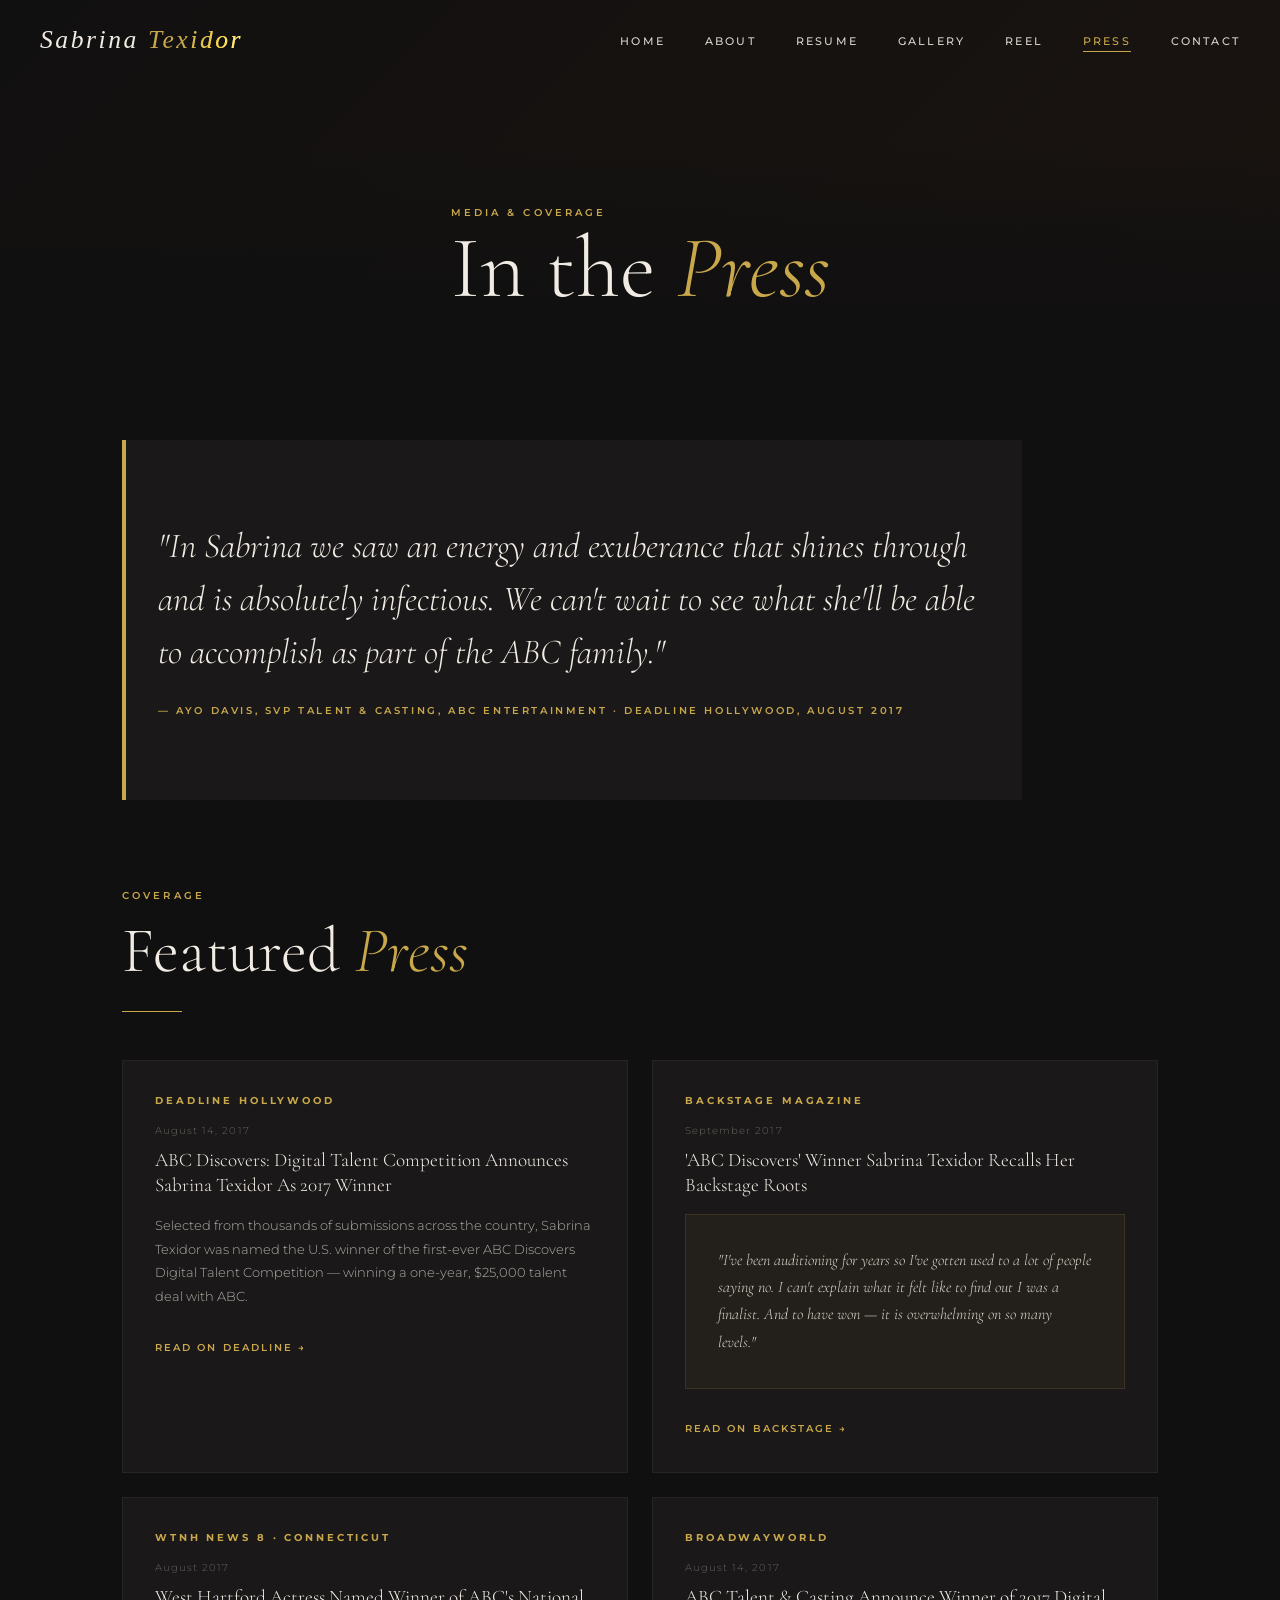
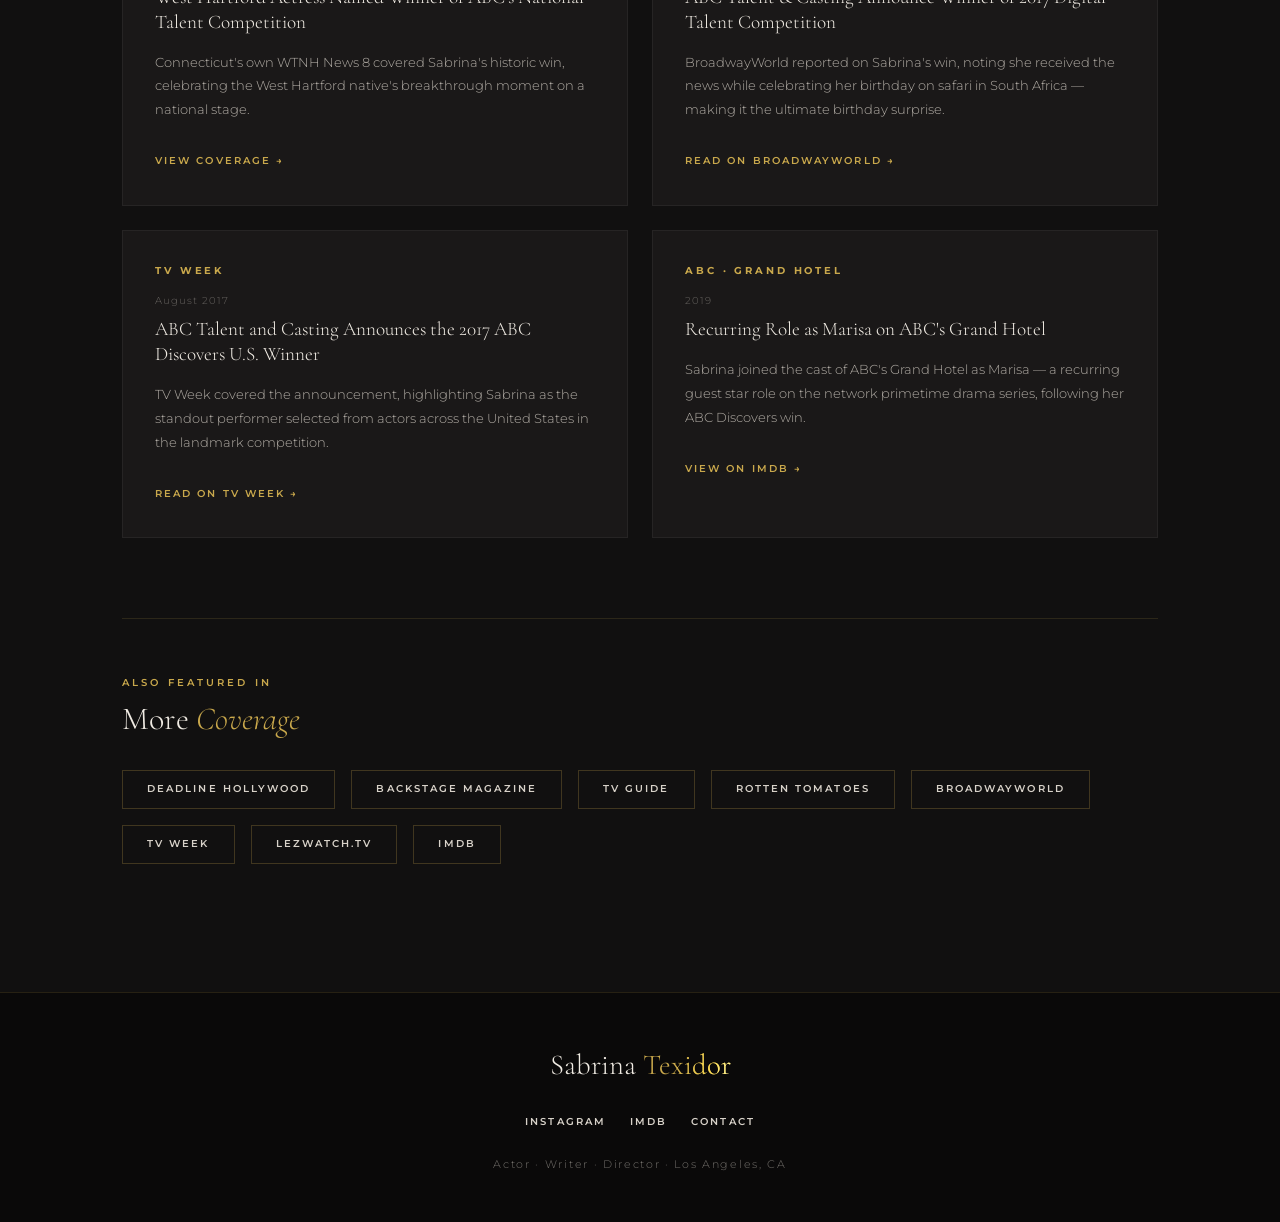
<file: press.html>
<!DOCTYPE html>
<html lang="en">
<head>
  <meta charset="UTF-8" />
  <meta name="viewport" content="width=device-width, initial-scale=1.0" />
  <title>Press — Sabrina Texidor</title>
  <meta name="description" content="Press coverage and media mentions for actress Sabrina Texidor." />
  <link rel="stylesheet" href="css/style.css" />
  <style>
    .press-wrapper {
      max-width: 1100px;
      margin: 0 auto;
      padding: 5rem 2rem 8rem;
    }
    .press-quote-hero {
      padding: 5rem 2rem;
      background: var(--charcoal-mid);
      border-left: 4px solid var(--gold);
      margin-bottom: 5rem;
      max-width: 900px;
    }
    .press-quote-hero p {
      font-family: var(--font-serif);
      font-size: clamp(1.4rem, 3vw, 2.2rem);
      font-style: italic;
      color: var(--cream);
      line-height: 1.5;
    }
    .press-quote-hero cite {
      display: block;
      font-family: var(--font-sans);
      font-size: 0.65rem;
      font-weight: 600;
      letter-spacing: 0.25em;
      text-transform: uppercase;
      color: var(--gold);
      margin-top: 1.5rem;
      font-style: normal;
    }
    .press-grid {
      display: grid;
      grid-template-columns: repeat(2, 1fr);
      gap: 1.5rem;
      margin-top: 3rem;
    }
    .press-card {
      background: var(--charcoal-mid);
      border: 1px solid rgba(255,255,255,0.05);
      padding: 2rem;
      transition: var(--transition);
      position: relative;
      overflow: hidden;
    }
    .press-card::before {
      content: '';
      position: absolute;
      top: 0;
      left: 0;
      right: 0;
      height: 2px;
      background: var(--gold);
      transform: scaleX(0);
      transform-origin: left;
      transition: var(--transition);
    }
    .press-card:hover { border-color: rgba(201,168,76,0.2); transform: translateY(-3px); }
    .press-card:hover::before { transform: scaleX(1); }
    .press-card__outlet {
      font-size: 0.6rem;
      font-weight: 700;
      letter-spacing: 0.3em;
      text-transform: uppercase;
      color: var(--gold);
      margin-bottom: 0.8rem;
    }
    .press-card__headline {
      font-family: var(--font-serif);
      font-size: 1.2rem;
      color: var(--cream);
      line-height: 1.3;
      margin-bottom: 1rem;
    }
    .press-card__excerpt {
      font-size: 0.82rem;
      color: var(--cream-dim);
      line-height: 1.8;
      opacity: 0.8;
      margin-bottom: 1.5rem;
    }
    .press-card__link {
      font-size: 0.65rem;
      font-weight: 600;
      letter-spacing: 0.2em;
      text-transform: uppercase;
      color: var(--gold);
      display: inline-flex;
      align-items: center;
      gap: 0.4rem;
      transition: var(--transition);
    }
    .press-card__link:hover { gap: 0.8rem; }
    .press-card__date {
      font-size: 0.65rem;
      color: var(--cream-dim);
      opacity: 0.4;
      margin-bottom: 0.5rem;
      letter-spacing: 0.1em;
    }
    .press-sabrina-quote {
      background: rgba(201,168,76,0.05);
      border: 1px solid rgba(201,168,76,0.15);
      padding: 2rem;
      margin: 1rem 0 1.5rem;
      font-family: var(--font-serif);
      font-size: 1rem;
      font-style: italic;
      color: var(--cream-dim);
      line-height: 1.7;
    }
    .press-mentions {
      margin-top: 5rem;
      padding-top: 3rem;
      border-top: 1px solid rgba(201,168,76,0.15);
    }
    .mentions-grid {
      display: flex;
      flex-wrap: wrap;
      gap: 1rem;
      margin-top: 2rem;
    }
    .mention-pill {
      padding: 0.6rem 1.5rem;
      border: 1px solid rgba(201,168,76,0.25);
      font-size: 0.65rem;
      font-weight: 600;
      letter-spacing: 0.2em;
      text-transform: uppercase;
      color: var(--cream-dim);
      transition: var(--transition);
    }
    .mention-pill:hover { border-color: var(--gold); color: var(--gold); }
    @media (max-width: 768px) {
      .press-grid { grid-template-columns: 1fr; }
    }
  </style>
</head>
<body>

  <nav class="nav scrolled" id="mainNav">
    <a href="index.html" class="nav__logo">Sabrina <span data-text="Texidor">Texidor</span></a>
    <ul class="nav__links">
      <li><a href="index.html">Home</a></li>
      <li><a href="about.html">About</a></li>
      <li><a href="resume.html">Resume</a></li>
      <li><a href="gallery.html">Gallery</a></li>
      <li><a href="reel.html">Reel</a></li>
      <li><a href="press.html">Press</a></li>
      <li><a href="contact.html">Contact</a></li>
    </ul>
    <button class="nav__toggle" aria-label="Toggle menu">
      <span></span><span></span><span></span>
    </button>
  </nav>

  <div class="nav__mobile">
    <a href="index.html">Home</a>
    <a href="about.html">About</a>
    <a href="resume.html">Resume</a>
    <a href="gallery.html">Gallery</a>
    <a href="reel.html">Reel</a>
    <a href="press.html">Press</a>
    <a href="contact.html">Contact</a>
  </div>

  <!-- PAGE HERO -->
  <section class="page-hero" style="background: linear-gradient(135deg, #111010 0%, #1a1410 100%);">
    <div class="container">
      <div class="page-hero__content">
        <span class="section-label">Media & Coverage</span>
        <h1 class="page-hero__title">In the <em style="color:var(--gold);">Press</em></h1>
      </div>
    </div>
    <div style="position:absolute;inset:0;background:linear-gradient(to bottom, transparent 40%, var(--charcoal) 100%);"></div>
  </section>

  <div class="press-wrapper">

    <!-- HERO QUOTE -->
    <div class="press-quote-hero">
      <p>"In Sabrina we saw an energy and exuberance that shines through and is absolutely infectious. We can't wait to see what she'll be able to accomplish as part of the ABC family."</p>
      <cite>— Ayo Davis, SVP Talent &amp; Casting, ABC Entertainment · Deadline Hollywood, August 2017</cite>
    </div>

    <!-- PRESS GRID -->
    <span class="section-label">Coverage</span>
    <h2 class="section-title" style="margin-top:0.4rem;">Featured <em>Press</em></h2>
    <div class="divider"></div>

    <div class="press-grid">

      <!-- Deadline -->
      <div class="press-card">
        <div class="press-card__outlet">Deadline Hollywood</div>
        <div class="press-card__date">August 14, 2017</div>
        <div class="press-card__headline">ABC Discovers: Digital Talent Competition Announces Sabrina Texidor As 2017 Winner</div>
        <div class="press-card__excerpt">Selected from thousands of submissions across the country, Sabrina Texidor was named the U.S. winner of the first-ever ABC Discovers Digital Talent Competition — winning a one-year, $25,000 talent deal with ABC.</div>
        <a href="https://deadline.com/2017/08/abc-discovers-digital-talent-competition-winner-sabrina-texidor-1202147671/" target="_blank" rel="noopener" class="press-card__link">Read on Deadline →</a>
      </div>

      <!-- Backstage -->
      <div class="press-card">
        <div class="press-card__outlet">Backstage Magazine</div>
        <div class="press-card__date">September 2017</div>
        <div class="press-card__headline">'ABC Discovers' Winner Sabrina Texidor Recalls Her Backstage Roots</div>
        <div class="press-sabrina-quote">"I've been auditioning for years so I've gotten used to a lot of people saying no. I can't explain what it felt like to find out I was a finalist. And to have won — it is overwhelming on so many levels."</div>
        <a href="https://www.backstage.com/magazine/article/abc-discovers-winner-sabrina-texidor-recalls-backstage-roots-3595/" target="_blank" rel="noopener" class="press-card__link">Read on Backstage →</a>
      </div>

      <!-- WTNH -->
      <div class="press-card">
        <div class="press-card__outlet">WTNH News 8 · Connecticut</div>
        <div class="press-card__date">August 2017</div>
        <div class="press-card__headline">West Hartford Actress Named Winner of ABC's National Talent Competition</div>
        <div class="press-card__excerpt">Connecticut's own WTNH News 8 covered Sabrina's historic win, celebrating the West Hartford native's breakthrough moment on a national stage.</div>
        <a href="https://www.facebook.com/WTNH8/posts/10154651158335736/" target="_blank" rel="noopener" class="press-card__link">View Coverage →</a>
      </div>

      <!-- BroadwayWorld -->
      <div class="press-card">
        <div class="press-card__outlet">BroadwayWorld</div>
        <div class="press-card__date">August 14, 2017</div>
        <div class="press-card__headline">ABC Talent &amp; Casting Announce Winner of 2017 Digital Talent Competition</div>
        <div class="press-card__excerpt">BroadwayWorld reported on Sabrina's win, noting she received the news while celebrating her birthday on safari in South Africa — making it the ultimate birthday surprise.</div>
        <a href="https://www.broadwayworld.com/bwwtv/article/ABC-Talent-Casting-Announce-Winner-of-2017-Digital-Talent-Competition-20170814" target="_blank" rel="noopener" class="press-card__link">Read on BroadwayWorld →</a>
      </div>

      <!-- TVWeek -->
      <div class="press-card">
        <div class="press-card__outlet">TV Week</div>
        <div class="press-card__date">August 2017</div>
        <div class="press-card__headline">ABC Talent and Casting Announces the 2017 ABC Discovers U.S. Winner</div>
        <div class="press-card__excerpt">TV Week covered the announcement, highlighting Sabrina as the standout performer selected from actors across the United States in the landmark competition.</div>
        <a href="https://www.tvweek.com/in-depth/2017/08/abc-talent-and-casting-announces-the-2017-abc-discovers-digital-talent-competition-u-s-winner/" target="_blank" rel="noopener" class="press-card__link">Read on TV Week →</a>
      </div>

      <!-- Grand Hotel Wiki / Fan Coverage -->
      <div class="press-card">
        <div class="press-card__outlet">ABC · Grand Hotel</div>
        <div class="press-card__date">2019</div>
        <div class="press-card__headline">Recurring Role as Marisa on ABC's Grand Hotel</div>
        <div class="press-card__excerpt">Sabrina joined the cast of ABC's Grand Hotel as Marisa — a recurring guest star role on the network primetime drama series, following her ABC Discovers win.</div>
        <a href="https://www.imdb.com/name/nm5938109/" target="_blank" rel="noopener" class="press-card__link">View on IMDb →</a>
      </div>

    </div>

    <!-- ALSO MENTIONED IN -->
    <div class="press-mentions">
      <span class="section-label">Also Featured In</span>
      <h3 class="section-title" style="font-size:2rem;margin-top:0.4rem;">More <em>Coverage</em></h3>
      <div class="mentions-grid">
        <a href="https://deadline.com/2017/08/abc-discovers-digital-talent-competition-winner-sabrina-texidor-1202147671/" target="_blank" rel="noopener" class="mention-pill">Deadline Hollywood</a>
        <a href="https://www.backstage.com/magazine/article/abc-discovers-winner-sabrina-texidor-recalls-backstage-roots-3595/" target="_blank" rel="noopener" class="mention-pill">Backstage Magazine</a>
        <a href="https://www.tvguide.com/celebrities/sabrina-texidor/3000808913/" target="_blank" rel="noopener" class="mention-pill">TV Guide</a>
        <a href="https://www.rottentomatoes.com/celebrity/sabrina_texidor" target="_blank" rel="noopener" class="mention-pill">Rotten Tomatoes</a>
        <a href="https://www.broadwayworld.com/bwwtv/article/ABC-Talent-Casting-Announce-Winner-of-2017-Digital-Talent-Competition-20170814" target="_blank" rel="noopener" class="mention-pill">BroadwayWorld</a>
        <a href="https://www.tvweek.com/in-depth/2017/08/abc-talent-and-casting-announces-the-2017-abc-discovers-digital-talent-competition-u-s-winner/" target="_blank" rel="noopener" class="mention-pill">TV Week</a>
        <a href="https://lezwatchtv.com/actor/sabrina-texidor/" target="_blank" rel="noopener" class="mention-pill">LezWatch.TV</a>
        <a href="https://www.imdb.com/name/nm5938109/" target="_blank" rel="noopener" class="mention-pill">IMDb</a>
      </div>
    </div>

  </div>

  <footer>
    <div class="footer-logo">Sabrina <span data-text="Texidor">Texidor</span></div>
    <div class="footer-social">
      <a href="https://www.instagram.com/sabrinatexidor" target="_blank" rel="noopener">Instagram</a>
      <a href="https://www.imdb.com/name/nm5938109/" target="_blank" rel="noopener">IMDb</a>
      <a href="contact.html">Contact</a>
    </div>
    <p>Actor · Writer · Director · Los Angeles, CA</p>
  </footer>

  <script src="js/main.js"></script>
</body>
</html>
</file>
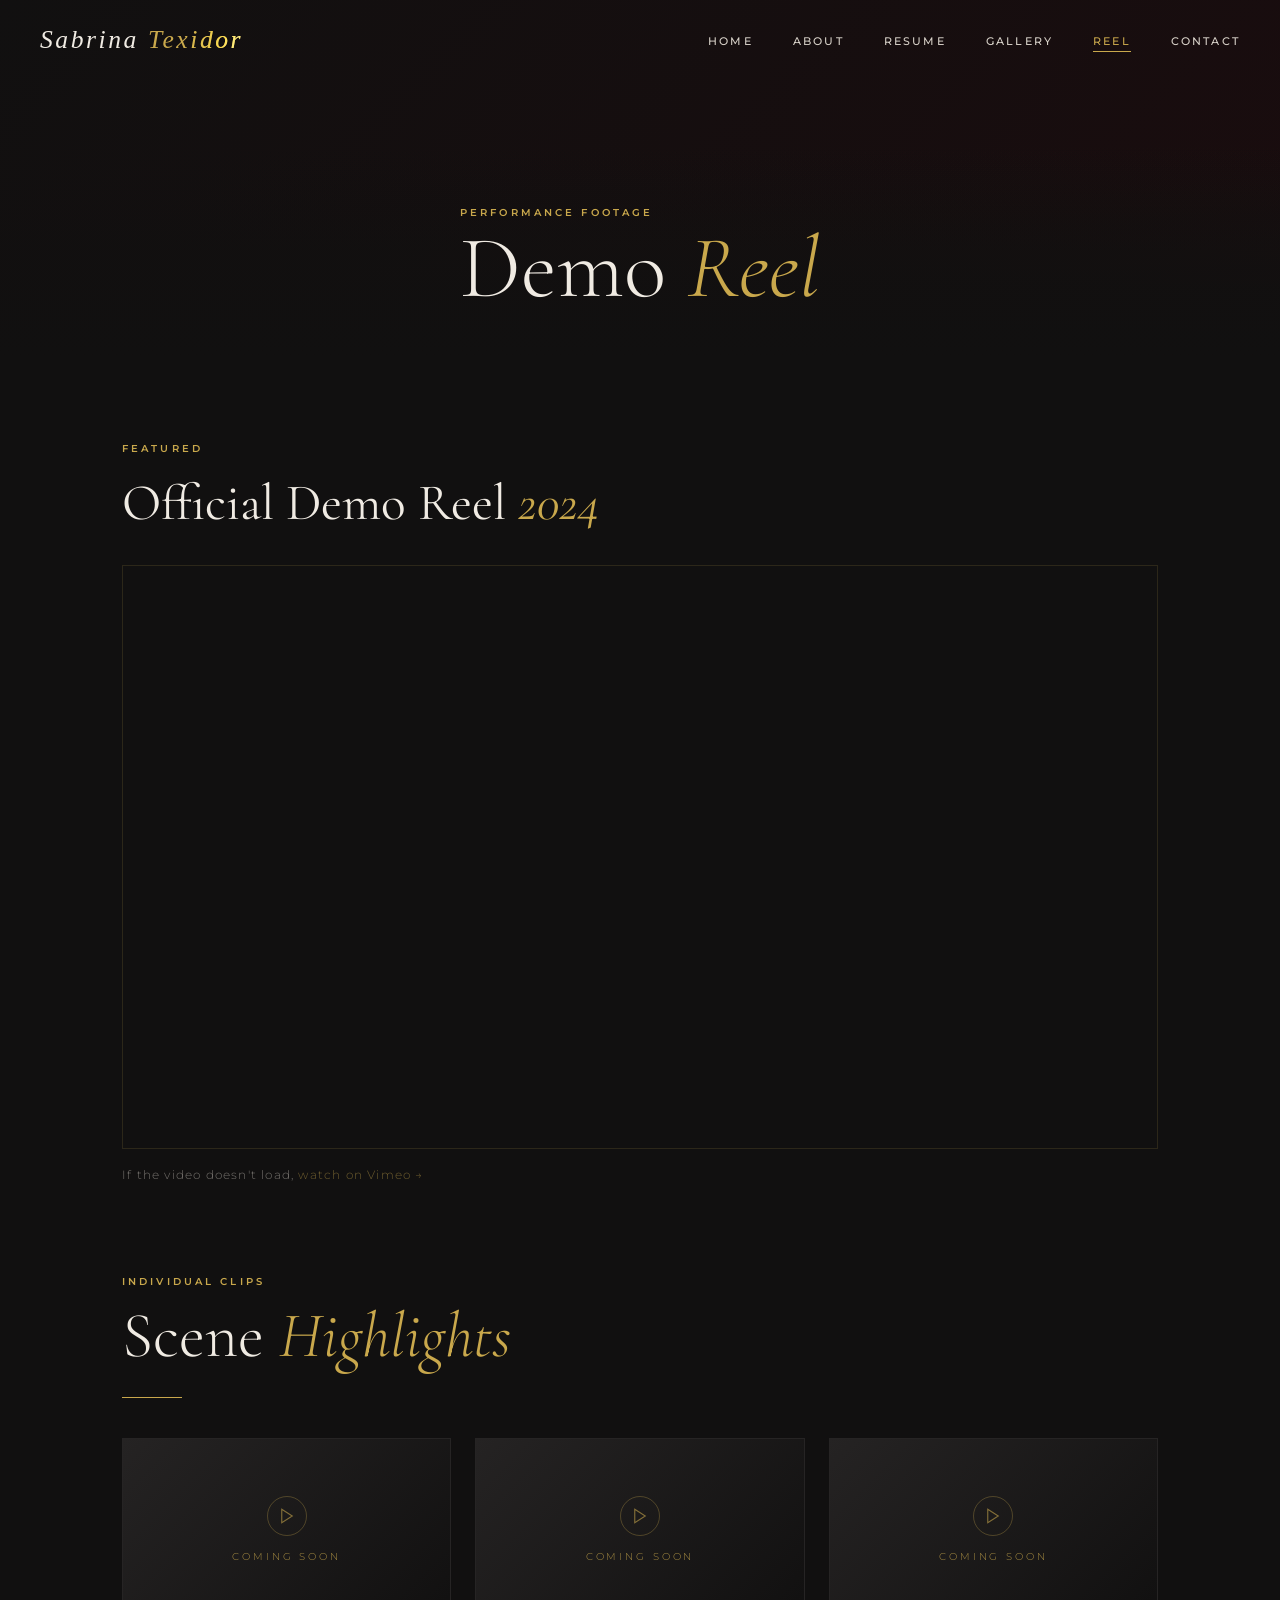
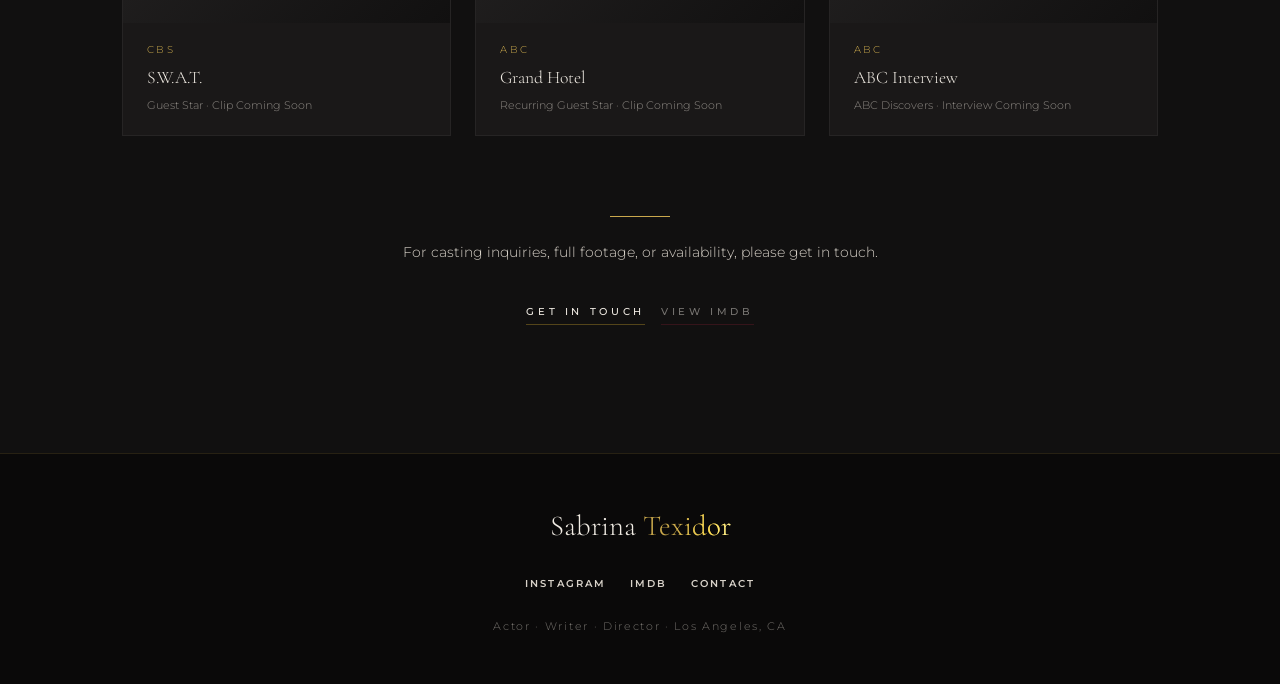
<file: reel.html>
<!DOCTYPE html>
<html lang="en">
<head>
  <meta charset="UTF-8" />
  <meta name="viewport" content="width=device-width, initial-scale=1.0" />
  <title>Reel — Sabrina Texidor</title>
  <meta name="description" content="Demo reel and video clips for actor Sabrina Texidor — S.W.A.T., Grand Hotel, and more." />
  <link rel="stylesheet" href="css/style.css" />
</head>
<body>

  <!-- NAVIGATION -->
  <nav class="nav scrolled" id="mainNav">
    <a href="index.html" class="nav__logo">Sabrina <span data-text="Texidor">Texidor</span></a>
    <ul class="nav__links">
      <li><a href="index.html">Home</a></li>
      <li><a href="about.html">About</a></li>
      <li><a href="resume.html">Resume</a></li>
      <li><a href="gallery.html">Gallery</a></li>
      <li><a href="reel.html">Reel</a></li>
      <li><a href="contact.html">Contact</a></li>
    </ul>
    <button class="nav__toggle" aria-label="Toggle menu">
      <span></span><span></span><span></span>
    </button>
  </nav>

  <div class="nav__mobile">
    <a href="index.html">Home</a>
    <a href="about.html">About</a>
    <a href="resume.html">Resume</a>
    <a href="gallery.html">Gallery</a>
    <a href="reel.html">Reel</a>
    <a href="contact.html">Contact</a>
  </div>

  <!-- PAGE HERO -->
  <section class="page-hero" style="background: linear-gradient(135deg, #111010 0%, #1a0c0e 100%);">
    <div class="container">
      <div class="page-hero__content">
        <span class="section-label reveal">Performance Footage</span>
        <h1 class="page-hero__title reveal reveal-delay-1">Demo <em style="color:var(--gold);">Reel</em></h1>
      </div>
    </div>
    <div style="position:absolute;inset:0;background:linear-gradient(to bottom, transparent 40%, var(--charcoal) 100%);"></div>
  </section>

  <!-- REEL CONTENT -->
  <div class="reel-wrapper">

    <!-- MAIN REEL -->
    <div class="reel-main reveal">
      <div class="reel-main__label">Featured</div>
      <h2 class="reel-main__title">Official Demo Reel <em style="color:var(--gold);">2024</em></h2>

      <div class="video-embed">
        <iframe
          src="https://player.vimeo.com/video/1081154071?h=0&title=0&byline=0&portrait=0&color=c9a84c"
          frameborder="0"
          allow="autoplay; fullscreen; picture-in-picture"
          allowfullscreen
          title="Sabrina Texidor Demo Reel"
        ></iframe>
      </div>

      <p style="font-size:0.75rem;color:var(--cream-dim);opacity:0.5;margin-top:1rem;letter-spacing:0.1em;">
        If the video doesn't load, <a href="https://vimeo.com/1081154071" target="_blank" rel="noopener" style="color:var(--gold);">watch on Vimeo →</a>
      </p>
    </div>

    <!-- CLIP SECTIONS -->
    <div class="reel-clips reveal">
      <span class="section-label">Individual Clips</span>
      <h2 class="section-title reveal-delay-1">Scene <em>Highlights</em></h2>
      <div class="divider"></div>

      <div class="clips-grid">
        <!-- S.W.A.T. -->
        <div class="clip-card">
          <div class="clip-card__thumb">
            <div class="clip-card__coming-soon">
              <div class="clip-card__coming-soon-icon">
                <svg viewBox="0 0 24 24" fill="none" stroke="currentColor" stroke-width="1.5">
                  <polygon points="5 3 19 12 5 21 5 3"/>
                </svg>
              </div>
              <span class="clip-card__coming-soon-text">Coming Soon</span>
            </div>
          </div>
          <div class="clip-card__body">
            <div class="clip-card__network">CBS</div>
            <div class="clip-card__title">S.W.A.T.</div>
            <div class="clip-card__role">Guest Star · Clip Coming Soon</div>
          </div>
        </div>

        <!-- Grand Hotel -->
        <div class="clip-card">
          <div class="clip-card__thumb">
            <div class="clip-card__coming-soon">
              <div class="clip-card__coming-soon-icon">
                <svg viewBox="0 0 24 24" fill="none" stroke="currentColor" stroke-width="1.5">
                  <polygon points="5 3 19 12 5 21 5 3"/>
                </svg>
              </div>
              <span class="clip-card__coming-soon-text">Coming Soon</span>
            </div>
          </div>
          <div class="clip-card__body">
            <div class="clip-card__network">ABC</div>
            <div class="clip-card__title">Grand Hotel</div>
            <div class="clip-card__role">Recurring Guest Star · Clip Coming Soon</div>
          </div>
        </div>

        <!-- ABC Interview -->
        <div class="clip-card">
          <div class="clip-card__thumb">
            <div class="clip-card__coming-soon">
              <div class="clip-card__coming-soon-icon">
                <svg viewBox="0 0 24 24" fill="none" stroke="currentColor" stroke-width="1.5">
                  <polygon points="5 3 19 12 5 21 5 3"/>
                </svg>
              </div>
              <span class="clip-card__coming-soon-text">Coming Soon</span>
            </div>
          </div>
          <div class="clip-card__body">
            <div class="clip-card__network">ABC</div>
            <div class="clip-card__title">ABC Interview</div>
            <div class="clip-card__role">ABC Discovers · Interview Coming Soon</div>
          </div>
        </div>
      </div>
    </div>

    <!-- CTA -->
    <div style="margin-top:5rem;text-align:center;" class="reveal">
      <div class="divider divider--center"></div>
      <p style="font-size:0.85rem;color:var(--cream-dim);margin:1.5rem 0 2rem;">
        For casting inquiries, full footage, or availability, please get in touch.
      </p>
      <a href="contact.html" class="btn"><span>Get in Touch</span></a>
      &nbsp;&nbsp;
      <a href="https://www.imdb.com/name/nm5938109/" target="_blank" rel="noopener" class="btn btn--wine"><span>View IMDb</span></a>
    </div>

  </div>

  <!-- FOOTER -->
  <footer>
    <div class="footer-logo">Sabrina <span data-text="Texidor">Texidor</span></div>
    <div class="footer-social">
      <a href="https://www.instagram.com/sabrinatexidor" target="_blank" rel="noopener">Instagram</a>
      <a href="https://www.imdb.com/name/nm5938109/" target="_blank" rel="noopener">IMDb</a>
      <a href="contact.html">Contact</a>
    </div>
    <p>Actor · Writer · Director · Los Angeles, CA</p>
  </footer>

  <script src="js/main.js"></script>
</body>
</html>
</file>
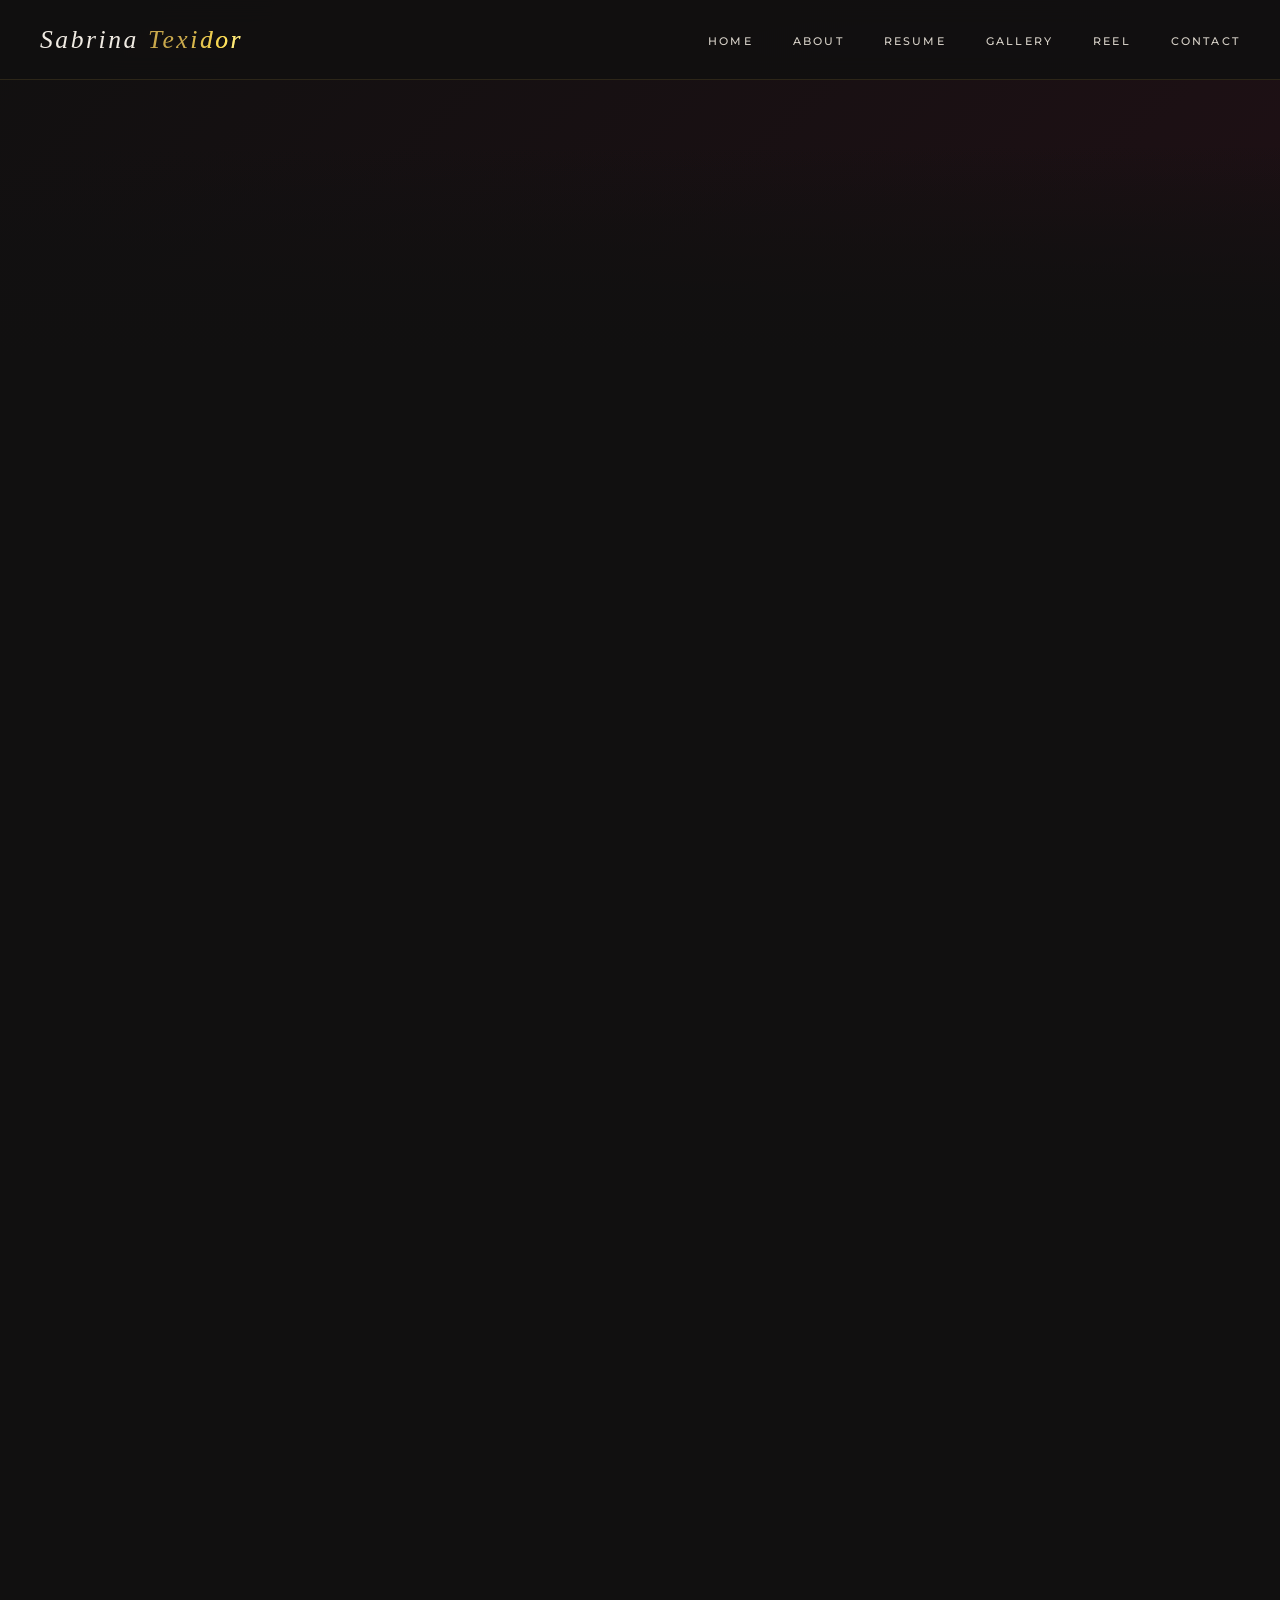
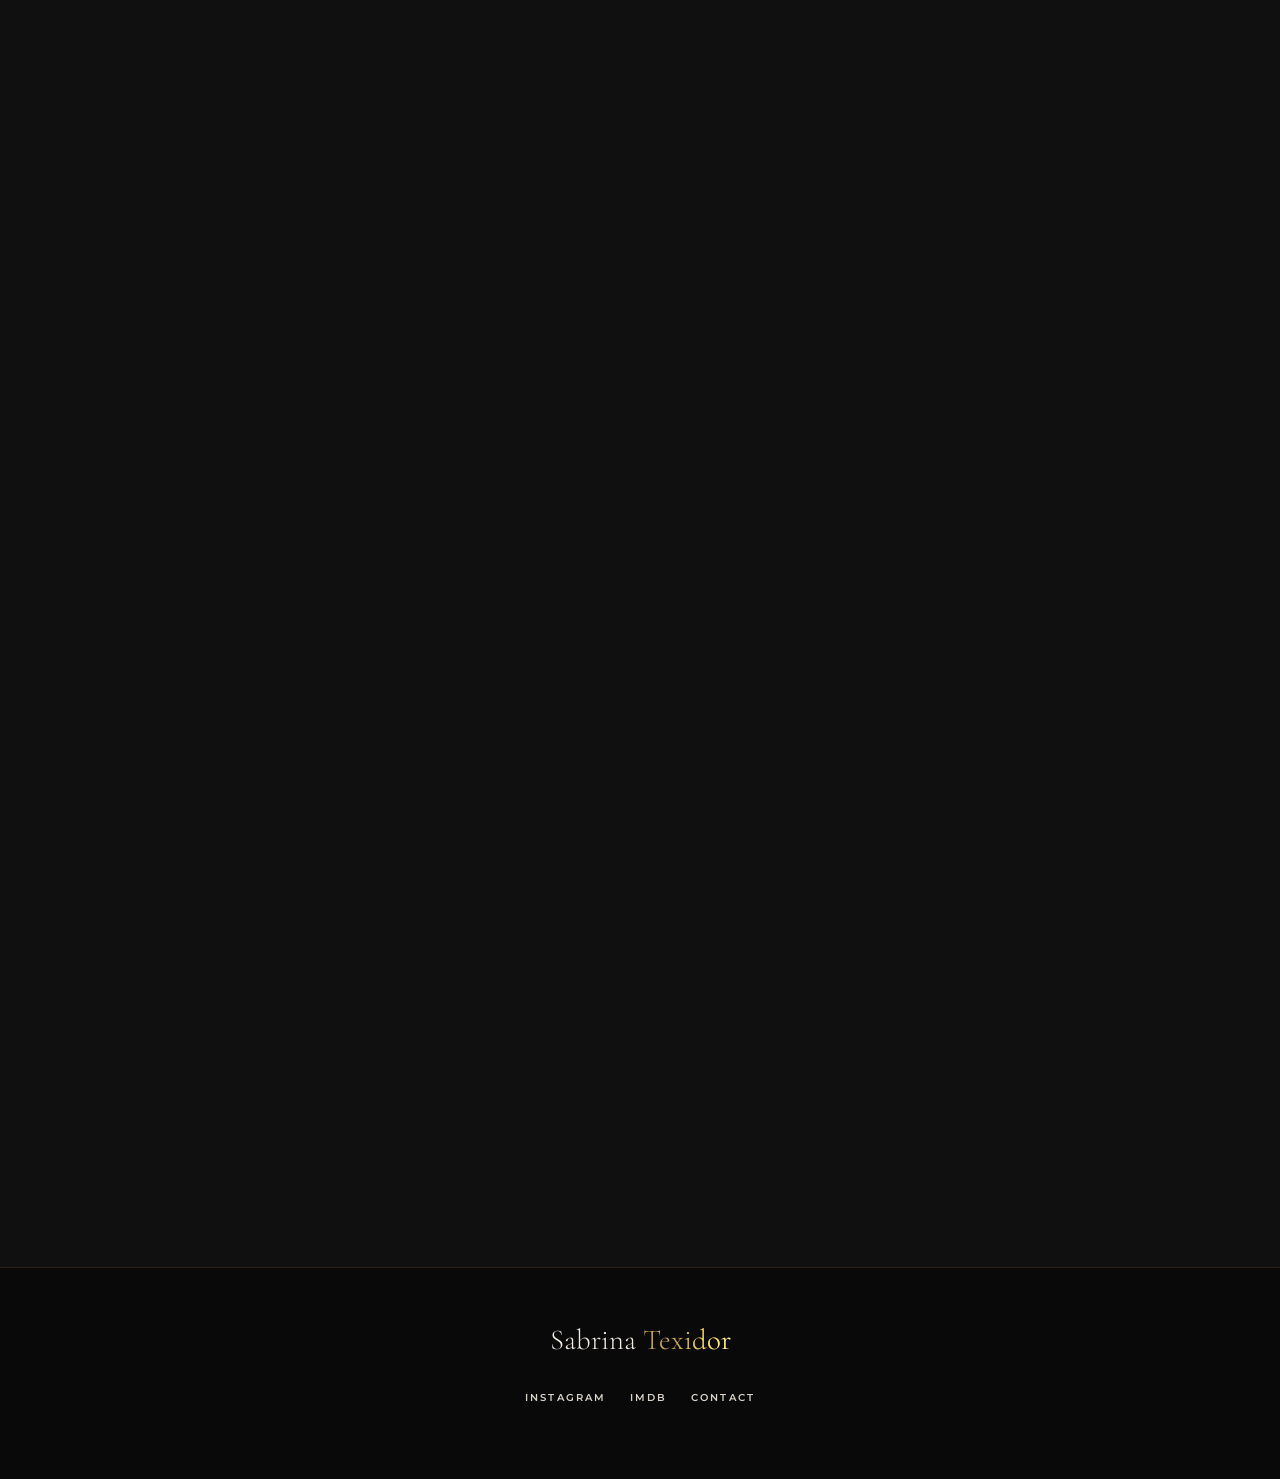
<file: resume.html>
<!DOCTYPE html>
<html lang="en">
<head>
  <meta charset="UTF-8" />
  <meta name="viewport" content="width=device-width, initial-scale=1.0" />
  <title>Resume — Sabrina Texidor</title>
  <meta name="description" content="Acting resume for Sabrina Texidor — television, film, theater, new media, and training credits." />
  <link rel="stylesheet" href="css/style.css" />
</head>
<body>

  <!-- NAVIGATION -->
  <nav class="nav scrolled" id="mainNav">
    <a href="index.html" class="nav__logo">Sabrina <span data-text="Texidor">Texidor</span></a>
    <ul class="nav__links">
      <li><a href="index.html">Home</a></li>
      <li><a href="about.html">About</a></li>
      <li><a href="resume.html">Resume</a></li>
      <li><a href="gallery.html">Gallery</a></li>
      <li><a href="reel.html">Reel</a></li>
      <li><a href="contact.html">Contact</a></li>
    </ul>
    <button class="nav__toggle" aria-label="Toggle menu">
      <span></span><span></span><span></span>
    </button>
  </nav>

  <div class="nav__mobile">
    <a href="index.html">Home</a>
    <a href="about.html">About</a>
    <a href="resume.html">Resume</a>
    <a href="gallery.html">Gallery</a>
    <a href="reel.html">Reel</a>
    <a href="contact.html">Contact</a>
  </div>

  <!-- PAGE HERO -->
  <section class="page-hero" style="background: linear-gradient(135deg, #111010 0%, #1f1015 100%);">
    <div class="container">
      <div class="page-hero__content">
        <span class="section-label reveal">SAG-AFTRA</span>
        <h1 class="page-hero__title reveal reveal-delay-1"><em style="color:var(--gold);">Credits</em> &amp;<br>Training</h1>
      </div>
    </div>
    <div style="position:absolute;inset:0;background:linear-gradient(to bottom, transparent 40%, var(--charcoal) 100%);"></div>
  </section>

  <!-- RESUME CONTENT -->
  <div class="resume-wrapper">

    <!-- Header -->
    <div class="resume-header reveal">
      <div>
        <h2 style="font-family:var(--font-serif);font-size:2.5rem;color:var(--cream);font-weight:300;">Sabrina Texidor</h2>
        <p style="font-size:0.7rem;letter-spacing:0.2em;color:var(--gold);margin-top:0.3rem;">ACTOR · WRITER · DIRECTOR</p>
      </div>
      <div class="resume-meta">
        <div class="resume-meta__item"><span>Union:</span> SAG-AFTRA</div>
        <div class="resume-meta__item"><span>Location:</span> Los Angeles, CA</div>
        <div class="resume-meta__item"><span>Languages:</span> English, Spanish (Fluent)</div>
        <div class="resume-meta__item"><span>Contact:</span> <a href="/cdn-cgi/l/email-protection" class="__cf_email__" data-cfemail="4f1c2e2d3d26212e1b2a37262b203d0f28222e2623612c2022">[email&#160;protected]</a></div>
      </div>
    </div>

    <!-- TELEVISION -->
    <div class="resume-section reveal">
      <div class="resume-section__header">
        <h2 class="resume-section__title">Television</h2>
        <span class="resume-section__count">3 CREDITS</span>
      </div>
      <div class="resume-table">
        <div class="resume-row">
          <div class="resume-row__title">S.W.A.T.</div>
          <div class="resume-row__role">Guest Star</div>
          <div class="resume-row__network">CBS</div>
        </div>
        <div class="resume-row">
          <div class="resume-row__title">Grand Hotel</div>
          <div class="resume-row__role">Recurring Guest Star</div>
          <div class="resume-row__network">ABC</div>
        </div>
        <div class="resume-row">
          <div class="resume-row__title">Scorpion</div>
          <div class="resume-row__role">Co-Star</div>
          <div class="resume-row__network">CBS</div>
        </div>
      </div>
    </div>

    <!-- FILM -->
    <div class="resume-section reveal">
      <div class="resume-section__header">
        <h2 class="resume-section__title">Film</h2>
        <span class="resume-section__count">3 CREDITS</span>
      </div>
      <div class="resume-table">
        <div class="resume-row">
          <div class="resume-row__title">Prey: The Light in the Dark</div>
          <div class="resume-row__role">Supporting</div>
          <div class="resume-row__network">Dir. Mike Grier</div>
        </div>
        <div class="resume-row">
          <div class="resume-row__title">Waking Up Eighty</div>
          <div class="resume-row__role">Supporting</div>
          <div class="resume-row__network">Dir. Mike Vanelli</div>
        </div>
        <div class="resume-row">
          <div class="resume-row__title">Retribution</div>
          <div class="resume-row__role">Supporting</div>
          <div class="resume-row__network">Dir. Manny Serano</div>
        </div>
      </div>
    </div>

    <!-- NEW MEDIA -->
    <div class="resume-section reveal">
      <div class="resume-section__header">
        <h2 class="resume-section__title">New Media</h2>
        <span class="resume-section__count">3 CREDITS</span>
      </div>
      <div class="resume-table">
        <div class="resume-row">
          <div class="resume-row__title">Makeup Call</div>
          <div class="resume-row__role">Series Regular</div>
          <div class="resume-row__network">I Love Makeup Channel</div>
        </div>
        <div class="resume-row">
          <div class="resume-row__title">Half Sisters</div>
          <div class="resume-row__role">Series Regular</div>
          <div class="resume-row__network">Two Kids with a Camera</div>
        </div>
        <div class="resume-row">
          <div class="resume-row__title">Rockstar Cafe</div>
          <div class="resume-row__role">Guest Star</div>
          <div class="resume-row__network">Bruth Media</div>
        </div>
      </div>
    </div>

    <!-- THEATER -->
    <div class="resume-section reveal">
      <div class="resume-section__header">
        <h2 class="resume-section__title">Theater</h2>
        <span class="resume-section__count">4 CREDITS</span>
      </div>
      <div class="resume-table">
        <div class="resume-row">
          <div class="resume-row__title">West Side Story</div>
          <div class="resume-row__role">Maria</div>
          <div class="resume-row__network">Hartford Theater, CT</div>
        </div>
        <div class="resume-row">
          <div class="resume-row__title">Joseph and the Technicolor Dream Coat</div>
          <div class="resume-row__role">Mrs. Potiphar</div>
          <div class="resume-row__network">Greater Hartford Academy, CT</div>
        </div>
        <div class="resume-row">
          <div class="resume-row__title">Once Upon a Mattress</div>
          <div class="resume-row__role">Winifred</div>
          <div class="resume-row__network">Robert's Theater, CT</div>
        </div>
        <div class="resume-row">
          <div class="resume-row__title">Fiddler on the Roof</div>
          <div class="resume-row__role">Hodel</div>
          <div class="resume-row__network">Robert's Theater, CT</div>
        </div>
      </div>
    </div>

    <!-- TRAINING -->
    <div class="resume-section reveal">
      <div class="resume-section__header">
        <h2 class="resume-section__title">Training</h2>
      </div>
      <div class="training-list">
        <div class="training-item">
          <div class="training-item__name">Master Scene Study</div>
          <div class="training-item__detail">Deborah Aquila · The Aquila Studio</div>
        </div>
        <div class="training-item">
          <div class="training-item__name">Advanced On-Camera Workshop</div>
          <div class="training-item__detail">Bob Krakower</div>
        </div>
        <div class="training-item">
          <div class="training-item__name">Advanced Scene Study (ongoing)</div>
          <div class="training-item__detail">Lesly Kahn · Lesly Kahn and Company</div>
        </div>
        <div class="training-item">
          <div class="training-item__name">Advanced Scene Study</div>
          <div class="training-item__detail">Deryl Carroll · Ivana Chubbuck Studio</div>
        </div>
        <div class="training-item">
          <div class="training-item__name">Improv</div>
          <div class="training-item__detail">Ben Siemon · UCB-LA</div>
        </div>
        <div class="training-item">
          <div class="training-item__name">Killian's Workshop</div>
          <div class="training-item__detail">Killian McHugh · Los Angeles, CA</div>
        </div>
        <div class="training-item">
          <div class="training-item__name">On Camera Technique / Scene Study</div>
          <div class="training-item__detail">Jamison Haase · Los Angeles, CA</div>
        </div>
        <div class="training-item">
          <div class="training-item__name">Musical Theater Audition Technique</div>
          <div class="training-item__detail">Paul Harman · New York, NY</div>
        </div>
        <div class="training-item">
          <div class="training-item__name">Voice Teachers</div>
          <div class="training-item__detail">Reagan Stone, Lynn Loosier · New York, NY</div>
        </div>
        <div class="training-item">
          <div class="training-item__name">Vocal Coaches</div>
          <div class="training-item__detail">David Brunetti, Michael Forman · New York, NY</div>
        </div>
        <div class="training-item">
          <div class="training-item__name">Vocal Music Summer Program</div>
          <div class="training-item__detail">Wesleyan University</div>
        </div>
        <div class="training-item">
          <div class="training-item__name">Fordham University</div>
          <div class="training-item__detail">BA Communications &amp; Media Studies · Minor: Philosophy</div>
        </div>
      </div>
    </div>

    <!-- AWARD -->
    <div class="award-highlight reveal">
      <div class="award-star">★</div>
      <div class="award-highlight__text">
        <h3>2017 ABC Discovers U.S. Digital Talent Competition Winner</h3>
        <p>SAG-AFTRA Member · US Passport · Fluent Spanish · Salsa, Folkloric Dance · Swimming, Lacrosse, Basketball</p>
      </div>
    </div>

  </div>

  <!-- FOOTER -->
  <footer>
    <div class="footer-logo">Sabrina <span data-text="Texidor">Texidor</span></div>
    <div class="footer-social">
      <a href="https://www.instagram.com/sabrinatexidor" target="_blank" rel="noopener">Instagram</a>
      <a href="https://www.imdb.com/name/nm5938109/" target="_blank" rel="noopener">IMDb</a>
      <a href="contact.html">Contact</a>
    </di
</file>
<file: css/style.css>
/* ============================================
   SABRINA TEXIDOR — MAIN STYLESHEET
   ============================================ */

@import url('https://fonts.googleapis.com/css2?family=Cormorant+Garamond:ital,wght@0,300;0,400;0,500;0,600;0,700;1,300;1,400;1,500;1,600&family=Montserrat:wght@300;400;500;600;700&display=swap');

/* ── CSS VARIABLES ── */
:root {
  --charcoal: #111010;
  --charcoal-mid: #1a1818;
  --charcoal-light: #252323;
  --cream: #f0ebe3;
  --cream-dim: #d8d2c9;
  --gold: #c9a84c;
  --gold-light: #e0c476;
  --gold-dim: #8a6e2a;
  --wine: #7a2230;
  --wine-light: #9e2d3f;
  --white: #ffffff;

  --font-serif: 'Cormorant Garamond', Georgia, serif;
  --font-sans: 'Montserrat', sans-serif;

  --nav-height: 80px;
  --transition: 0.35s cubic-bezier(0.4, 0, 0.2, 1);
  --transition-slow: 0.6s cubic-bezier(0.4, 0, 0.2, 1);
}

/* ── RESET & BASE ── */
*, *::before, *::after { box-sizing: border-box; margin: 0; padding: 0; }

html { scroll-behavior: smooth; font-size: 16px; }

body {
  background: var(--charcoal);
  color: var(--cream);
  font-family: var(--font-sans);
  font-weight: 300;
  line-height: 1.7;
  overflow-x: hidden;
}

img { display: block; width: 100%; height: 100%; object-fit: cover; }
a { color: inherit; text-decoration: none; }
ul { list-style: none; }

/* ── TYPOGRAPHY ── */
h1, h2, h3, h4 { font-family: var(--font-serif); font-weight: 400; line-height: 1.15; }

.section-label {
  font-family: var(--font-sans);
  font-size: 0.65rem;
  font-weight: 600;
  letter-spacing: 0.3em;
  text-transform: uppercase;
  color: var(--gold);
}

.section-title {
  font-family: var(--font-serif);
  font-size: clamp(2.5rem, 5vw, 4rem);
  font-weight: 300;
  color: var(--cream);
  margin-top: 0.4rem;
}

.section-title em {
  font-style: italic;
  color: var(--gold);
  position: relative;
  display: inline-block;
}

/* ── UTILITY ── */
.container {
  max-width: 1200px;
  margin: 0 auto;
  padding: 0 2rem;
}

.divider {
  width: 60px;
  height: 1px;
  background: var(--gold);
  margin: 1.5rem 0;
}

.divider--center { margin: 1.5rem auto; }

/* ── BUTTONS ── */
.btn {
  display: inline-block;
  font-family: 'Montserrat', sans-serif;
  font-size: 0.65rem;
  font-weight: 500;
  letter-spacing: 0.35em;
  text-transform: uppercase;
  color: var(--color-gold);
  text-decoration: none;
  padding: 0 0 4px 0;
  border: none;
  border-bottom: 1px solid rgba(184,149,42,0.4);
  background: none;
  position: relative;
  transition: border-color 0.3s ease, color 0.3s ease;
}
.btn:hover {
  border-bottom-color: var(--color-gold);
  color: #fff;
}
.btn--wine {
  color: rgba(245,240,232,0.45);
  border-bottom-color: rgba(107,26,42,0.4);
}
.btn--wine:hover {
  color: var(--color-cream);
  border-bottom-color: var(--color-burgundy);
}

/* ── NAVIGATION ── */
.nav {
  position: fixed;
  top: 0;
  left: 0;
  right: 0;
  z-index: 1000;
  height: var(--nav-height);
  display: flex;
  align-items: center;
  padding: 0 2.5rem;
  transition: var(--transition-slow);
}

.nav.scrolled {
  background: rgba(17, 16, 16, 0.95);
  backdrop-filter: blur(12px);
  border-bottom: 1px solid rgba(201, 168, 76, 0.15);
}

.nav__logo {
  font-family: 'Playfair Display', serif;
  font-size: 1.6rem;
  font-style: italic;
  letter-spacing: 0.1em;
  font-weight: 400;
  color: var(--cream);
  flex-shrink: 0;
}

.nav__logo span { color: var(--gold); position: relative; display: inline-block; }

.nav__links {
  display: flex;
  align-items: center;
  gap: 2.5rem;
  margin-left: auto;
}

.nav__links a {
  font-size: 0.68rem;
  font-weight: 500;
  letter-spacing: 0.2em;
  text-transform: uppercase;
  color: var(--cream-dim);
  transition: var(--transition);
  position: relative;
}

.nav__links a::after {
  content: '';
  position: absolute;
  bottom: -4px;
  left: 0;
  right: 0;
  height: 1px;
  background: var(--gold);
  transform: scaleX(0);
  transform-origin: left;
  transition: var(--transition);
}

.nav__links a:hover,
.nav__links a.active { color: var(--gold); }
.nav__links a:hover::after,
.nav__links a.active::after { transform: scaleX(1); }

/* Hamburger */
.nav__toggle {
  display: none;
  flex-direction: column;
  gap: 5px;
  cursor: pointer;
  margin-left: auto;
  padding: 4px;
  background: none;
  border: none;
}

.nav__toggle span {
  display: block;
  width: 26px;
  height: 1.5px;
  background: var(--cream);
  transition: var(--transition);
  transform-origin: center;
}

.nav__toggle.open span:nth-child(1) { transform: translateY(6.5px) rotate(45deg); }
.nav__toggle.open span:nth-child(2) { opacity: 0; transform: scaleX(0); }
.nav__toggle.open span:nth-child(3) { transform: translateY(-6.5px) rotate(-45deg); }

/* Mobile nav */
.nav__mobile {
  display: none;
  position: fixed;
  inset: 0;
  z-index: 999;
  background: var(--charcoal);
  flex-direction: column;
  align-items: center;
  justify-content: center;
  gap: 2.5rem;
  opacity: 0;
  pointer-events: none;
  transition: var(--transition-slow);
}

.nav__mobile.open {
  opacity: 1;
  pointer-events: all;
}

.nav__mobile a {
  font-family: var(--font-serif);
  font-size: 2.5rem;
  font-weight: 300;
  color: var(--cream);
  letter-spacing: 0.05em;
  transition: var(--transition);
}

.nav__mobile a:hover { color: var(--gold); }

/* ── PAGE HERO (shared) ── */
.page-hero {
  height: 40vh;
  min-height: 280px;
  display: flex;
  align-items: flex-end;
  padding: 3rem 2rem;
  position: relative;
  overflow: hidden;
  background: var(--charcoal-mid);
  padding-top: var(--nav-height);
}

.page-hero::after {
  content: '';
  position: absolute;
  inset: 0;
  background: linear-gradient(to bottom, transparent 40%, var(--charcoal) 100%);
}

.page-hero__content {
  position: relative;
  z-index: 1;
  max-width: 1200px;
  margin: 0 auto;
  width: 100%;
}

.page-hero__title {
  font-family: var(--font-serif);
  font-size: clamp(3rem, 7vw, 5.5rem);
  font-weight: 300;
  color: var(--cream);
  line-height: 1;
}

/* ── SCROLL ANIMATION ── */
.reveal {
  opacity: 0;
  transform: translateY(30px);
  transition: opacity 0.8s cubic-bezier(0.22, 1, 0.36, 1), transform 0.8s cubic-bezier(0.22, 1, 0.36, 1);
}
.reveal.visible {
  opacity: 1;
  transform: translateY(0);
}
.reveal-delay-1 { transition-delay: 0.1s; }
.reveal-delay-2 { transition-delay: 0.2s; }
.reveal-delay-3 { transition-delay: 0.3s; }
.reveal-delay-4 { transition-delay: 0.4s; }

/* ── FOOTER ── */
footer {
  background: #0a0909;
  border-top: 1px solid rgba(201, 168, 76, 0.15);
  padding: 3rem 2rem;
  text-align: center;
}

footer .footer-logo {
  font-family: var(--font-serif);
  font-size: 1.8rem;
  color: var(--cream);
  margin-bottom: 1rem;
}

footer .footer-logo span { color: var(--gold); position: relative; display: inline-block; }

footer p {
  font-size: 0.7rem;
  letter-spacing: 0.15em;
  color: var(--cream-dim);
  opacity: 0.5;
}

.footer-social {
  display: flex;
  gap: 1.5rem;
  justify-content: center;
  margin: 1.5rem 0;
}

.footer-social a {
  font-size: 0.65rem;
  font-weight: 600;
  letter-spacing: 0.2em;
  text-transform: uppercase;
  color: var(--cream-dim);
  transition: var(--transition);
}

.footer-social a:hover { color: var(--gold); }

/* ── PLACEHOLDER IMAGES ── */
.img-placeholder {
  background: var(--charcoal-light);
  border: 1px solid rgba(201, 168, 76, 0.1);
  display: flex;
  flex-direction: column;
  align-items: center;
  justify-content: center;
  gap: 0.5rem;
  color: rgba(201, 168, 76, 0.3);
  font-size: 0.6rem;
  letter-spacing: 0.2em;
  text-transform: uppercase;
  font-family: var(--font-sans);
}

.img-placeholder svg {
  width: 28px;
  height: 28px;
  opacity: 0.3;
  stroke: var(--gold);
  fill: none;
}

/* ============================================
   HOME PAGE
   ============================================ */
.hero {
  height: 100vh;
  min-height: 700px;
  position: relative;
  display: flex;
  align-items: center;
  overflow: hidden;
}

.hero__bg {
  position: absolute;
  inset: 0;
  z-index: 0;
}

.hero__bg-img {
  width: 100%;
  height: 100%;
  object-fit: cover;
  object-position: center 15%;
  opacity: 0.85;
}

.hero__overlay {
  position: absolute;
  inset: 0;
  background: linear-gradient(
    105deg,
    rgba(17,16,16,0.55) 0%,
    rgba(17,16,16,0.35) 50%,
    rgba(122,34,48,0.15) 100%
  );
}

.hero__content {
  position: relative;
  z-index: 2;
  max-width: 1200px;
  margin: 0 auto;
  padding: 0 2.5rem;
  width: 100%;
  text-align: center;
  align-items: center;
}

.hero__eyebrow {
  display: flex;
  align-items: center;
  justify-content: center;
  text-align: center;
  gap: 1rem;
  margin-bottom: 1.5rem;
}

.hero__eyebrow-line {
  width: 40px;
  height: 1px;
  background: var(--gold);
}

.hero__eyebrow-text {
  font-size: 0.65rem;
  font-weight: 600;
  letter-spacing: 0.35em;
  text-transform: uppercase;
  color: var(--gold);
}

.hero__name {
  font-family: var(--font-serif);
  font-size: clamp(3.5rem, 10vw, 8.5rem);
  font-weight: 300;
  line-height: 0.95;
  color: var(--cream);
  margin-bottom: 1.5rem;
  white-space: nowrap;
  text-align: center;
  animation: nameSlideIn 1.2s cubic-bezier(0.22, 1, 0.36, 1) both;
}

.hero__name em {
  font-style: italic;
  position: relative;
  display: inline-block;
  color: #b8952a;
}


@keyframes goldSparkle {
  0%   { background-position: -200% center; opacity: 0; }
  20%  { opacity: 1; }
  80%  { opacity: 1; }
  100% { background-position: 200% center; opacity: 0; }
}

.hero__tagline {
  font-size: 0.75rem;
  font-weight: 400;
  letter-spacing: 0.4em;
  text-transform: uppercase;
  color: var(--cream-dim);
  margin-bottom: 2.5rem;
}

.hero__tagline span {
  color: var(--gold);
  margin: 0 0.5rem;
}

.hero__quote {
  max-width: 520px;
  border-left: 2px solid var(--gold);
  padding-left: 1.5rem;
  margin-bottom: 3rem;
}

.hero__quote p {
  font-family: var(--font-serif);
  font-size: 1.05rem;
  font-style: italic;
  color: var(--cream-dim);
  line-height: 1.6;
}

.hero__quote cite {
  display: block;
  font-family: var(--font-sans);
  font-size: 0.6rem;
  font-weight: 500;
  letter-spacing: 0.2em;
  text-transform: uppercase;
  color: var(--gold);
  margin-top: 0.8rem;
  font-style: normal;
}

.hero__cta {
  display: flex;
  gap: 1.2rem;
  flex-wrap: wrap;
  justify-content: center;
}

.hero__scroll {
  position: absolute;
  bottom: 2.5rem;
  right: 2.5rem;
  z-index: 2;
  display: flex;
  flex-direction: column;
  align-items: center;
  gap: 0.8rem;
  color: var(--cream-dim);
  opacity: 0.5;
}

.hero__scroll span {
  font-size: 0.55rem;
  letter-spacing: 0.3em;
  text-transform: uppercase;
  writing-mode: vertical-rl;
  transform: rotate(180deg);
}

.hero__scroll-line {
  width: 1px;
  height: 60px;
  background: linear-gradient(to bottom, transparent, var(--gold));
  animation: scrollPulse 2s ease-in-out infinite;
}

@keyframes scrollPulse {
  0%, 100% { opacity: 0.3; transform: scaleY(0.8); }
  50% { opacity: 1; transform: scaleY(1); }
}

/* Featured section */
.featured {
  padding: 7rem 2rem;
  background: var(--charcoal);
}

.featured__grid {
  display: grid;
  grid-template-columns: 1fr 1fr;
  gap: 0;
  max-width: 1200px;
  margin: 0 auto;
}

.featured__image {
  position: relative;
  aspect-ratio: 3/4;
  overflow: hidden;
}

.featured__image img,
.featured__image .img-placeholder {
  width: 100%;
  height: 100%;
  transition: transform 0.8s cubic-bezier(0.4, 0, 0.2, 1);
}

.featured__image:hover img,
.featured__image:hover .img-placeholder { transform: scale(1.04); }

.featured__image-overlay {
  position: absolute;
  inset: 0;
  background: linear-gradient(to top, rgba(17,16,16,0.8) 0%, transparent 50%);
}

.featured__text {
  padding: 5rem 4rem;
  display: flex;
  flex-direction: column;
  justify-content: center;
  background: var(--charcoal-mid);
}

.featured__text p {
  font-size: 0.95rem;
  line-height: 1.9;
  color: var(--cream-dim);
  margin: 1.5rem 0 2.5rem;
}

/* Award badge */
.award-badge {
  display: inline-flex;
  align-items: center;
  gap: 0.8rem;
  padding: 1rem 1.5rem;
  background: rgba(201, 168, 76, 0.08);
  border: 1px solid rgba(201, 168, 76, 0.25);
  margin-top: 2rem;
}

.award-badge__star {
  color: var(--gold);
  font-size: 1.2rem;
}

.award-badge__text {
  font-size: 0.65rem;
  letter-spacing: 0.15em;
  text-transform: uppercase;
  color: var(--cream-dim);
  line-height: 1.4;
}

.award-badge__text strong {
  display: block;
  color: var(--gold);
  font-weight: 600;
}

/* Credits strip */
.credits-strip {
  padding: 5rem 2rem;
  background: var(--charcoal-light);
  border-top: 1px solid rgba(201, 168, 76, 0.1);
  border-bottom: 1px solid rgba(201, 168, 76, 0.1);
}

.credits-strip__inner {
  max-width: 1200px;
  margin: 0 auto;
  display: grid;
  grid-template-columns: repeat(3, 1fr);
  gap: 1px;
  background: rgba(201, 168, 76, 0.1);
}

.credit-item {
  padding: 2.5rem 2rem;
  background: var(--charcoal-light);
  text-align: center;
  transition: var(--transition);
}

.credit-item:hover { background: rgba(201, 168, 76, 0.05); }

.credit-item__network {
  font-size: 0.6rem;
  letter-spacing: 0.3em;
  text-transform: uppercase;
  color: var(--gold);
  margin-bottom: 0.5rem;
}

.credit-item__role {
  font-family: var(--font-serif);
  font-size: 1.4rem;
  color: var(--cream);
}

.credit-item__show {
  font-size: 0.7rem;
  letter-spacing: 0.1em;
  color: var(--cream-dim);
  opacity: 0.6;
  margin-top: 0.3rem;
}

/* ============================================
   ABOUT PAGE
   ============================================ */
.about-intro {
  padding: 7rem 2rem;
  background: var(--charcoal);
}

.about-intro__grid {
  display: grid;
  grid-template-columns: 1fr 1.5fr;
  gap: 6rem;
  align-items: start;
  max-width: 1200px;
  margin: 0 auto;
}

.about-intro__image {
  position: sticky;
  top: 6rem;
}

.about-photo {
  aspect-ratio: 3/4;
  overflow: hidden;
  position: relative;
}

.about-photo::before {
  content: '';
  position: absolute;
  top: -12px;
  left: -12px;
  right: 12px;
  bottom: 12px;
  border: 1px solid rgba(201, 168, 76, 0.2);
  pointer-events: none;
  z-index: 0;
}

.about-photo img,
.about-photo .img-placeholder {
  width: 100%;
  height: 100%;
  position: relative;
  z-index: 1;
}

.about-intro__text p {
  font-size: 1rem;
  line-height: 2;
  color: var(--cream-dim);
  margin-bottom: 1.5rem;
}

.about-intro__text p:first-of-type {
  font-family: var(--font-serif);
  font-size: 1.35rem;
  color: var(--cream);
  line-height: 1.75;
}

.pull-quote {
  border-left: 3px solid var(--gold);
  padding: 1.5rem 2rem;
  margin: 3rem 0;
  background: rgba(201, 168, 76, 0.04);
}

.pull-quote p {
  font-family: var(--font-serif);
  font-size: 1.5rem !important;
  font-style: italic;
  color: var(--cream) !important;
  line-height: 1.5 !important;
  margin: 0 !important;
}

.pull-quote cite {
  display: block;
  font-family: var(--font-sans);
  font-size: 0.6rem;
  font-weight: 500;
  letter-spacing: 0.25em;
  text-transform: uppercase;
  color: var(--gold);
  margin-top: 1rem;
}

/* Fun facts */
.fun-facts {
  padding: 6rem 2rem;
  background: var(--charcoal-mid);
}

.fun-facts__grid {
  display: grid;
  grid-template-columns: repeat(4, 1fr);
  gap: 2px;
  background: rgba(201, 168, 76, 0.1);
  max-width: 1200px;
  margin: 4rem auto 0;
}

.fact-card {
  background: var(--charcoal-mid);
  padding: 2.5rem 2rem;
  transition: var(--transition);
}

.fact-card:hover { background: rgba(201, 168, 76, 0.06); }

.fact-card__icon {
  font-size: 1.8rem;
  margin-bottom: 1rem;
}

.fact-card__title {
  font-family: var(--font-serif);
  font-size: 1.1rem;
  color: var(--gold);
  margin-bottom: 0.5rem;
}

.fact-card__text {
  font-size: 0.8rem;
  color: var(--cream-dim);
  line-height: 1.6;
  opacity: 0.8;
}

/* Skills bar */
.skills-section {
  padding: 6rem 2rem;
  background: var(--charcoal);
  max-width: 1200px;
  margin: 0 auto;
}

.skills-grid {
  display: grid;
  grid-template-columns: repeat(3, 1fr);
  gap: 3rem;
  margin-top: 3rem;
}

.skill-group__title {
  font-size: 0.65rem;
  font-weight: 600;
  letter-spacing: 0.3em;
  text-transform: uppercase;
  color: var(--gold);
  margin-bottom: 1rem;
  padding-bottom: 0.8rem;
  border-bottom: 1px solid rgba(201, 168, 76, 0.2);
}

.skill-group__list li {
  font-size: 0.85rem;
  color: var(--cream-dim);
  padding: 0.4rem 0;
  border-bottom: 1px solid rgba(255,255,255,0.04);
  display: flex;
  align-items: center;
  gap: 0.6rem;
}

.skill-group__list li::before {
  content: '';
  width: 4px;
  height: 4px;
  background: var(--gold);
  border-radius: 50%;
  flex-shrink: 0;
}

/* ============================================
   RESUME PAGE
   ============================================ */
.resume-wrapper {
  max-width: 1200px;
  margin: 0 auto;
  padding: 5rem 2rem 8rem;
}

.resume-header {
  display: flex;
  justify-content: space-between;
  align-items: flex-start;
  margin-bottom: 4rem;
  flex-wrap: wrap;
  gap: 2rem;
}

.resume-meta {
  display: flex;
  flex-direction: column;
  gap: 0.4rem;
}

.resume-meta__item {
  font-size: 0.7rem;
  letter-spacing: 0.1em;
  color: var(--cream-dim);
}

.resume-meta__item span {
  color: var(--gold);
  margin-right: 0.5rem;
}

.resume-section {
  margin-bottom: 4rem;
}

.resume-section__header {
  display: flex;
  align-items: center;
  gap: 1.5rem;
  margin-bottom: 1.5rem;
  padding-bottom: 0.8rem;
  border-bottom: 1px solid rgba(201, 168, 76, 0.2);
}

.resume-section__title {
  font-family: var(--font-serif);
  font-size: 1.6rem;
  font-weight: 400;
  color: var(--cream);
}

.resume-section__count {
  font-size: 0.6rem;
  letter-spacing: 0.2em;
  color: var(--gold);
  opacity: 0.7;
}

.resume-table {
  width: 100%;
}

.resume-row {
  display: grid;
  grid-template-columns: 2fr 1.5fr 1fr;
  gap: 1.5rem;
  padding: 1rem 0;
  border-bottom: 1px solid rgba(255,255,255,0.04);
  transition: var(--transition);
}

.resume-row:hover { background: rgba(201, 168, 76, 0.03); padding-left: 0.8rem; }

.resume-row__title {
  font-family: var(--font-serif);
  font-size: 1.05rem;
  color: var(--cream);
}

.resume-row__role {
  font-size: 0.78rem;
  color: var(--cream-dim);
  opacity: 0.7;
}

.resume-row__network {
  font-size: 0.65rem;
  font-weight: 600;
  letter-spacing: 0.15em;
  text-transform: uppercase;
  color: var(--gold);
}

/* Training list */
.training-list {
  display: grid;
  grid-template-columns: repeat(2, 1fr);
  gap: 0.5rem;
}

.training-item {
  padding: 1rem 1.2rem;
  background: rgba(255,255,255,0.02);
  border-left: 2px solid transparent;
  transition: var(--transition);
}

.training-item:hover { border-left-color: var(--gold); background: rgba(201, 168, 76, 0.04); }

.training-item__name {
  font-family: var(--font-serif);
  font-size: 0.95rem;
  color: var(--cream);
}

.training-item__detail {
  font-size: 0.7rem;
  color: var(--gold);
  margin-top: 0.2rem;
}

/* Award section */
.award-highlight {
  display: flex;
  align-items: center;
  gap: 2rem;
  padding: 2.5rem;
  background: rgba(201, 168, 76, 0.06);
  border: 1px solid rgba(201, 168, 76, 0.2);
  margin-top: 4rem;
}

.award-star {
  font-size: 3rem;
  flex-shrink: 0;
}

.award-highlight__text h3 {
  font-family: var(--font-serif);
  font-size: 1.5rem;
  color: var(--gold);
}

.award-highlight__text p {
  font-size: 0.8rem;
  color: var(--cream-dim);
  margin-top: 0.3rem;
}

/* ============================================
   GALLERY PAGE
   ============================================ */
.gallery-wrapper {
  padding: 4rem 2rem 8rem;
  max-width: 1400px;
  margin: 0 auto;
}

.gallery-section {
  margin-bottom: 5rem;
}

.gallery-section__header {
  display: flex;
  align-items: baseline;
  gap: 1.5rem;
  margin-bottom: 2rem;
}

.gallery-section__title {
  font-family: var(--font-serif);
  font-size: 2rem;
  color: var(--cream);
}

.gallery-section__count {
  font-size: 0.6rem;
  letter-spacing: 0.2em;
  color: var(--gold);
}

/* Headshots: large grid */
.gallery-headshots {
  display: grid;
  grid-template-columns: repeat(4, 1fr);
  gap: 6px;
}

.gallery-headshots .gallery-item {
  aspect-ratio: 3/4;
}

/* Travel: masonry-like */
.gallery-travel {
  display: grid;
  grid-template-columns: repeat(5, 1fr);
  grid-auto-rows: 200px;
  gap: 6px;
}

.gallery-travel .gallery-item:nth-child(1),
.gallery-travel .gallery-item:nth-child(6) {
  grid-column: span 2;
  grid-row: span 2;
}

/* BTS */
.gallery-bts {
  display: grid;
  grid-template-columns: repeat(4, 1fr);
  gap: 6px;
}

.gallery-bts .gallery-item { aspect-ratio: 1; }

/* Childhood */
.gallery-childhood {
  display: grid;
  grid-template-columns: repeat(4, 1fr);
  gap: 6px;
}

.gallery-childhood .gallery-item { aspect-ratio: 3/4; }

/* Gallery item */
.gallery-item {
  position: relative;
  overflow: hidden;
  cursor: pointer;
}

.gallery-item img,
.gallery-item .img-placeholder {
  width: 100%;
  height: 100%;
  transition: transform 0.6s cubic-bezier(0.4,0,0.2,1);
}

.gallery-item:hover img,
.gallery-item:hover .img-placeholder { transform: scale(1.05); }

.gallery-item__overlay {
  position: absolute;
  inset: 0;
  background: rgba(17,16,16,0);
  display: flex;
  align-items: center;
  justify-content: center;
  transition: var(--transition-slow);
  z-index: 2;
}

.gallery-item:hover .gallery-item__overlay {
  background: rgba(17,16,16,0.4);
}

.gallery-item__overlay svg {
  color: var(--gold);
  opacity: 0;
  transform: scale(0.8);
  transition: var(--transition);
  width: 30px;
  height: 30px;
}

.gallery-item:hover .gallery-item__overlay svg {
  opacity: 1;
  transform: scale(1);
}

.gallery-item__caption {
  position: absolute;
  bottom: 0;
  left: 0;
  right: 0;
  padding: 0.8rem 1rem;
  background: linear-gradient(transparent, rgba(17,16,16,0.85));
  font-size: 0.6rem;
  letter-spacing: 0.15em;
  text-transform: uppercase;
  color: var(--cream-dim);
  z-index: 2;
  transform: translateY(100%);
  transition: var(--transition);
}

.gallery-item:hover .gallery-item__caption { transform: translateY(0); }

/* Lightbox */
.lightbox {
  display: none;
  position: fixed;
  inset: 0;
  z-index: 9999;
  background: rgba(11,10,10,0.97);
  align-items: center;
  justify-content: center;
}

.lightbox.open { display: flex; }

.lightbox__img {
  max-width: 90vw;
  max-height: 90vh;
  object-fit: contain;
}

.lightbox__close {
  position: absolute;
  top: 2rem;
  right: 2rem;
  background: none;
  border: none;
  color: var(--cream);
  font-size: 2rem;
  cursor: pointer;
  line-height: 1;
  opacity: 0.6;
  transition: var(--transition);
}

.lightbox__close:hover { opacity: 1; color: var(--gold); }

/* ============================================
   REEL PAGE
   ============================================ */
.reel-wrapper {
  max-width: 1100px;
  margin: 0 auto;
  padding: 5rem 2rem 8rem;
}

.reel-main {
  margin-bottom: 5rem;
}

.reel-main__label {
  font-size: 0.65rem;
  font-weight: 600;
  letter-spacing: 0.3em;
  text-transform: uppercase;
  color: var(--gold);
  margin-bottom: 1rem;
}

.reel-main__title {
  font-family: var(--font-serif);
  font-size: clamp(2rem, 4vw, 3.5rem);
  color: var(--cream);
  margin-bottom: 2rem;
}

.video-embed {
  position: relative;
  padding-bottom: 56.25%;
  height: 0;
  overflow: hidden;
  border: 1px solid rgba(201, 168, 76, 0.15);
}

.video-embed iframe {
  position: absolute;
  inset: 0;
  width: 100%;
  height: 100%;
}

.reel-clips {
  margin-top: 5rem;
}

.clips-grid {
  display: grid;
  grid-template-columns: repeat(3, 1fr);
  gap: 1.5rem;
  margin-top: 2.5rem;
}

.clip-card {
  background: var(--charcoal-mid);
  border: 1px solid rgba(255,255,255,0.05);
  overflow: hidden;
  transition: var(--transition);
}

.clip-card:hover {
  border-color: rgba(201, 168, 76, 0.2);
  transform: translateY(-3px);
}

.clip-card__thumb {
  aspect-ratio: 16/9;
  background: var(--charcoal-light);
  position: relative;
  overflow: hidden;
  display: flex;
  align-items: center;
  justify-content: center;
}

.clip-card__coming-soon {
  position: absolute;
  inset: 0;
  display: flex;
  flex-direction: column;
  align-items: center;
  justify-content: center;
  gap: 0.8rem;
  background: linear-gradient(135deg, var(--charcoal-light), var(--charcoal));
}

.clip-card__coming-soon-text {
  font-size: 0.6rem;
  letter-spacing: 0.3em;
  text-transform: uppercase;
  color: var(--gold);
  opacity: 0.8;
}

.clip-card__coming-soon-icon {
  width: 40px;
  height: 40px;
  border: 1px solid rgba(201, 168, 76, 0.3);
  border-radius: 50%;
  display: flex;
  align-items: center;
  justify-content: center;
}

.clip-card__coming-soon-icon svg {
  width: 18px;
  height: 18px;
  color: var(--gold);
  opacity: 0.6;
}

.clip-card__body {
  padding: 1.2rem 1.5rem;
}

.clip-card__network {
  font-size: 0.6rem;
  letter-spacing: 0.25em;
  text-transform: uppercase;
  color: var(--gold);
  margin-bottom: 0.3rem;
}

.clip-card__title {
  font-family: var(--font-serif);
  font-size: 1.1rem;
  color: var(--cream);
}

.clip-card__role {
  font-size: 0.7rem;
  color: var(--cream-dim);
  opacity: 0.6;
  margin-top: 0.2rem;
}

/* ============================================
   CONTACT PAGE
   ============================================ */
.contact-wrapper {
  max-width: 1200px;
  margin: 0 auto;
  padding: 5rem 2rem 8rem;
}

.contact-grid {
  display: grid;
  grid-template-columns: 1fr 1.5fr;
  gap: 6rem;
  align-items: start;
}

.contact-info__links {
  display: flex;
  flex-direction: column;
  gap: 1.5rem;
  margin-top: 2.5rem;
}

.contact-link {
  display: flex;
  align-items: center;
  gap: 1.2rem;
  padding: 1.2rem;
  background: rgba(255,255,255,0.02);
  border: 1px solid rgba(255,255,255,0.05);
  transition: var(--transition);
  color: var(--cream-dim);
}

.contact-link:hover {
  border-color: rgba(201, 168, 76, 0.3);
  background: rgba(201, 168, 76, 0.04);
  color: var(--cream);
}

.contact-link__icon {
  width: 36px;
  height: 36px;
  border: 1px solid rgba(201, 168, 76, 0.3);
  display: flex;
  align-items: center;
  justify-content: center;
  flex-shrink: 0;
  color: var(--gold);
  font-size: 0.9rem;
}

.contact-link__label {
  font-size: 0.6rem;
  letter-spacing: 0.2em;
  text-transform: uppercase;
  color: var(--gold);
  display: block;
  margin-bottom: 0.2rem;
}

.contact-link__value {
  font-size: 0.82rem;
  color: inherit;
}

.contact-form {
  background: var(--charcoal-mid);
  padding: 3rem;
  border: 1px solid rgba(255,255,255,0.05);
}

.form-group {
  margin-bottom: 1.5rem;
}

.form-group label {
  display: block;
  font-size: 0.62rem;
  font-weight: 600;
  letter-spacing: 0.2em;
  text-transform: uppercase;
  color: var(--gold);
  margin-bottom: 0.6rem;
}

.form-group input,
.form-group select,
.form-group textarea {
  width: 100%;
  background: rgba(255,255,255,0.03);
  border: 1px solid rgba(255,255,255,0.1);
  border-radius: 0;
  color: var(--cream);
  font-family: var(--font-sans);
  font-size: 0.85rem;
  padding: 0.85rem 1rem;
  transition: var(--transition);
  outline: none;
  appearance: none;
}

.form-group input:focus,
.form-group select:focus,
.form-group textarea:focus {
  border-color: rgba(201, 168, 76, 0.5);
  background: rgba(201, 168, 76, 0.03);
}

.form-group textarea {
  min-height: 140px;
  resize: vertical;
}

.form-group input::placeholder,
.form-group textarea::placeholder {
  color: rgba(216, 210, 201, 0.25);
}

.form-row {
  display: grid;
  grid-template-columns: 1fr 1fr;
  gap: 1rem;
}

.form-success {
  display: none;
  text-align: center;
  padding: 2rem;
}

.form-success.show { display: block; }

.form-success h3 {
  font-family: var(--font-serif);
  font-size: 2rem;
  color: var(--gold);
  margin-bottom: 0.5rem;
}

.form-success p {
  font-size: 0.85rem;
  color: var(--cream-dim);
}

/* ============================================
   RESPONSIVE
   ============================================ */
@media (max-width: 1024px) {
  .featured__grid { grid-template-columns: 1fr; }
  .featured__text { padding: 3rem 2.5rem; }
  .about-intro__grid { grid-template-columns: 1fr; }
  .about-intro__image { position: relative; top: 0; max-width: 400px; }
  .fun-facts__grid { grid-template-columns: repeat(2, 1fr); }
  .skills-grid { grid-template-columns: repeat(2, 1fr); }
  .gallery-headshots { grid-template-columns: repeat(3, 1fr); }
  .gallery-travel { grid-template-columns: repeat(3, 1fr); }
  .clips-grid { grid-template-columns: repeat(2, 1fr); }
  .contact-grid { grid-template-columns: 1fr; gap: 3rem; }
  .training-list { grid-template-columns: 1fr; }
}

@media (max-width: 768px) {
  .nav__links { display: none; }
  .nav__toggle { display: flex; }
  .nav__mobile { display: flex; }

  :root { --nav-height: 65px; }

  .hero__name { font-size: clamp(3rem, 12vw, 5rem); }
  .credits-strip__inner { grid-template-columns: 1fr; }
  .fun-facts__grid { grid-template-columns: 1fr; }
  .skills-grid { grid-template-columns: 1fr; }
  .gallery-headshots { grid-template-columns: repeat(2, 1fr); }
  .gallery-travel { grid-template-columns: repeat(2, 1fr); }
  .gallery-bts { grid-template-columns: repeat(2, 1fr); }
  .gallery-childhood { grid-template-columns: repeat(2, 1fr); }
  .clips-grid { grid-template-columns: 1fr; }
  .resume-row { grid-template-columns: 1fr; gap: 0.3rem; }
  .form-row { grid-template-columns: 1fr; }
  .contact-form { padding: 2rem 1.5rem; }
}

@media (max-width: 480px) {
  .hero__tagline { letter-spacing: 0.2em; font-size: 0.65rem; }
  .hero__cta { flex-direction: column; }
  .btn { width: 100%; justify-content: center; }
  .gallery-travel .gallery-item:nth-child(1),
  .gallery-travel .gallery-item:nth-child(6) {
    grid-column: span 1;
    grid-row: span 1;
  }
}

.hero__bg-img { animation: heroZoom 20s ease-in-out infinite alternate; }
@keyframes heroZoom { 0% { transform: scale(1); } 100% { transform: scale(1.08); } }
.hero__name { animation: fadeSlideUp 1.2s cubic-bezier(0.4,0,0.2,1) forwards; opacity: 0; }
.hero__eyebrow { animation: fadeSlideUp 1s cubic-bezier(0.4,0,0.2,1) 0.2s forwards; opacity: 0; }
.hero__tagline { animation: fadeSlideUp 1s cubic-bezier(0.4,0,0.2,1) 0.5s forwards; opacity: 0; }
.hero__quote { animation: fadeSlideUp 1s cubic-bezier(0.4,0,0.2,1) 0.8s forwards; opacity: 0; }
.hero__cta { animation: fadeSlideUp 1s cubic-bezier(0.4,0,0.2,1) 1s forwards; opacity: 0; }
@keyframes fadeSlideUp { from { opacity:0; transform:translateY(40px); } to { opacity:1; transform:translateY(0); } }
.stats-section { overflow: hidden; width: 100%; } .stats-grid { display: grid; grid-template-columns: repeat(4,1fr); gap: 2rem; padding: 4rem 2rem; max-width: 1200px; margin: 0 auto; } .ticker-wrap { display: none; } .gallery-grid { display: grid; grid-template-columns: repeat(4,1fr); gap: 6px; } .gallery-grid .gallery-item { aspect-ratio: 3/4; }

/* ── FILMSTRIP ── */
.filmstrip-wrap {
  position: absolute;
  top: -15%;
  left: -4%;
  width: 130px;
  height: 135%;
  transform: rotate(-11deg);
  transform-origin: top left;
  overflow: hidden;
  z-index: 3;
  box-shadow: 6px 0 50px rgba(0,0,0,0.5);
}
.strip-bg { position: absolute; inset: 0; background: #111; }
.sprockets { position: absolute; top: 0; bottom: 0; width: 16px; display: flex; flex-direction: column; align-items: center; padding: 6px 0; z-index: 5; }
.sprockets.left { left: 0; }
.sprockets.right { right: 0; }
.hole { flex-shrink: 0; width: 8px; height: 12px; background: #1c1c1c; border-radius: 2px; margin: 7px 0; opacity: 0.9; }
.strip-track { position: absolute; top: 0; left: 16px; right: 16px; display: flex; flex-direction: column; animation: stripScroll 9s linear infinite; will-change: transform; z-index: 4; }
@keyframes stripScroll { 0% { transform: translateY(0); } 100% { transform: translateY(-50%); } }
.filmstrip-wrap .frame { flex-shrink: 0; width: 100%; height: 110px; margin: 3px 0; overflow: hidden; position: relative; background: #2a2a2a; }
.filmstrip-wrap .frame img { width: 100%; height: 100%; object-fit: cover; object-position: top; }
.filmstrip-wrap::after { content: ''; position: absolute; top: 0; bottom: 0; right: 0; width: 1px; background: linear-gradient(to bottom, transparent, rgba(184,149,42,0.4), transparent); z-index: 6; }

/* ── HERO NAMEPLATE ── */
.hero-nameplate {
  background: #1c1c1c;
  padding: 2.5rem 2rem;
  text-align: center;
  display: flex;
  flex-direction: column;
  align-items: center;
  gap: 1rem;
  border-top: 1px solid rgba(184,149,42,0.15);
}

@keyframes nameSlideIn {
  0% { opacity: 0; transform: translateY(40px); }
  100% { opacity: 1; transform: translateY(0); }
}

/* ── GLOBAL GOLD SHIMMER ── */
.hero__name em,
.nav__logo span,
.footer-logo span,
[style*="color: #b8952a"],
[style*="color: #C9A84C"] {
  position: relative;
}

.hero__name em::after,
.nav__logo span::after,
.footer-logo span::after {
  content: attr(data-text);
  position: absolute;
  inset: 0;
  background: linear-gradient(
    105deg,
    transparent 20%,
    rgba(255, 223, 80, 0.95) 40%,
    rgba(255, 245, 150, 1) 50%,
    rgba(255, 223, 80, 0.95) 60%,
    transparent 80%
  );
  background-size: 200% 100%;
  -webkit-background-clip: text;
  -webkit-text-fill-color: transparent;
  background-clip: text;
  animation: goldSparkle 2.5s ease-in-out infinite;
}
</file>
